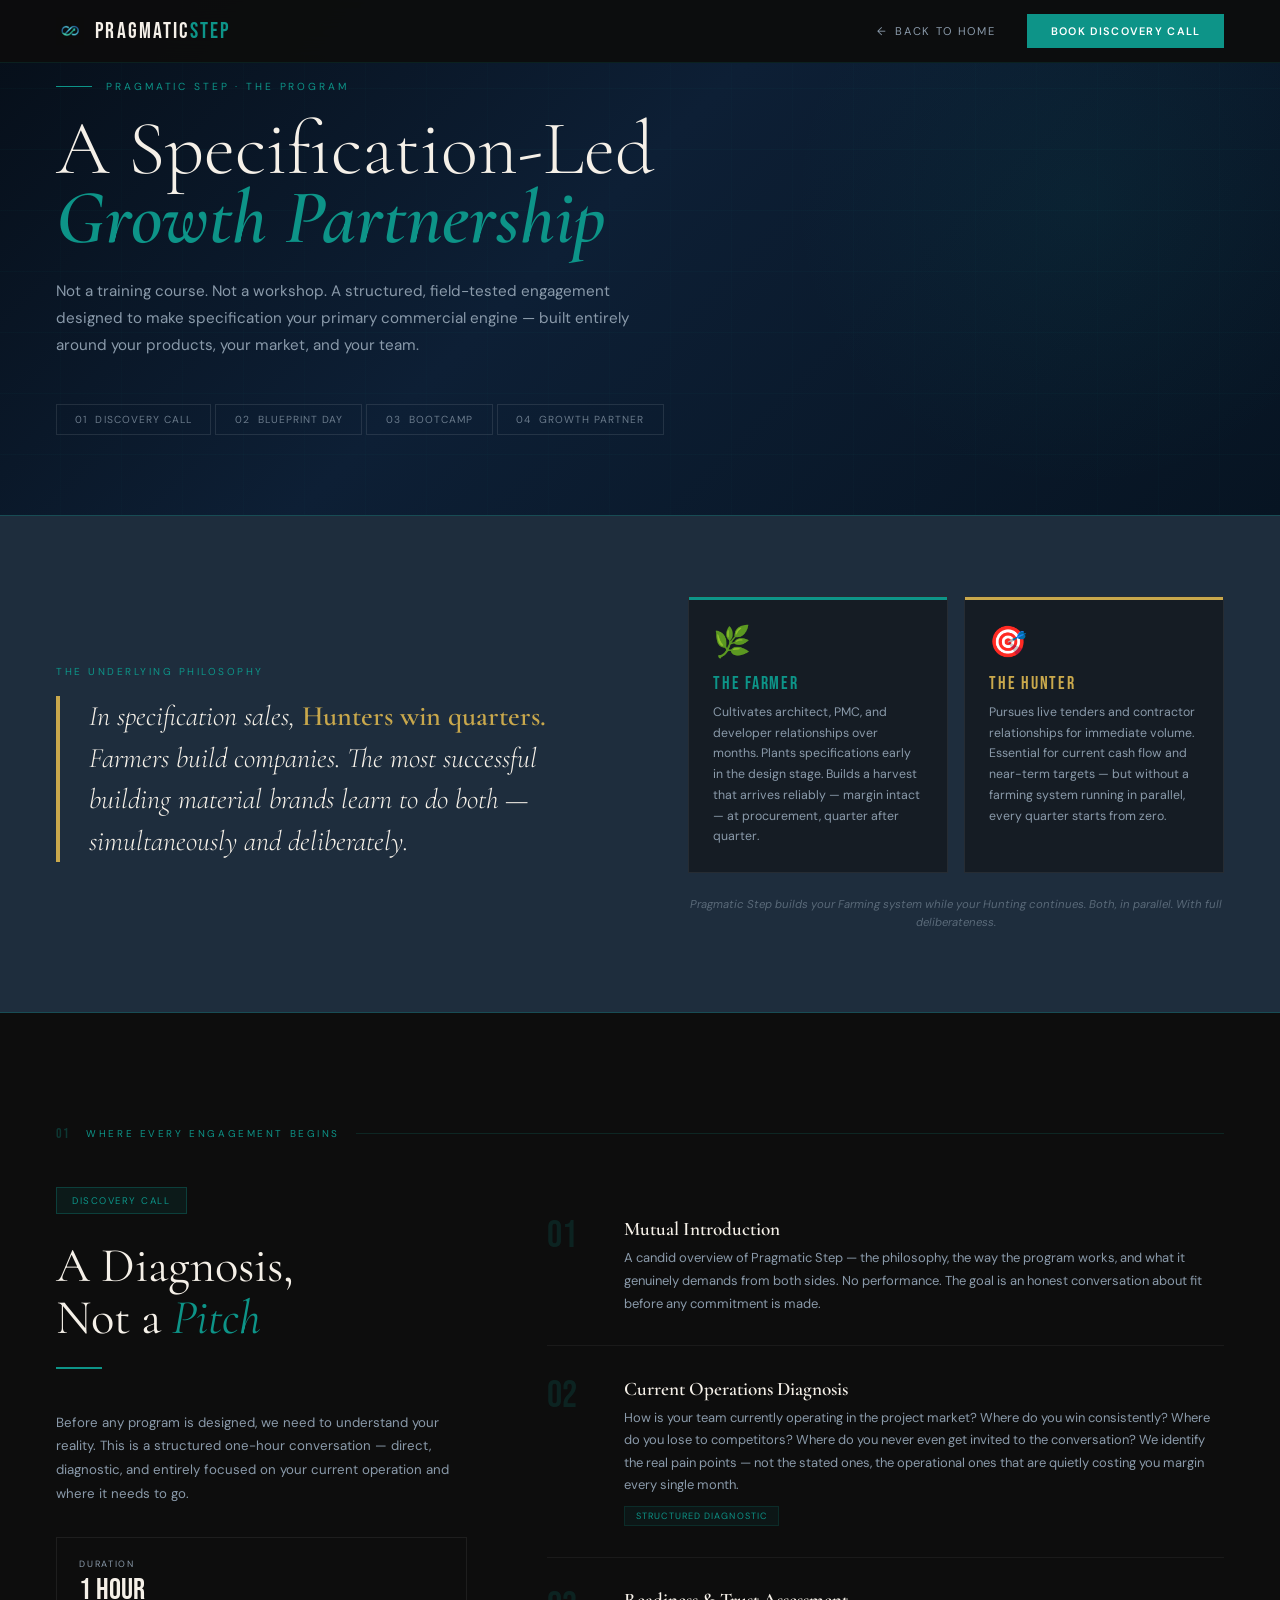
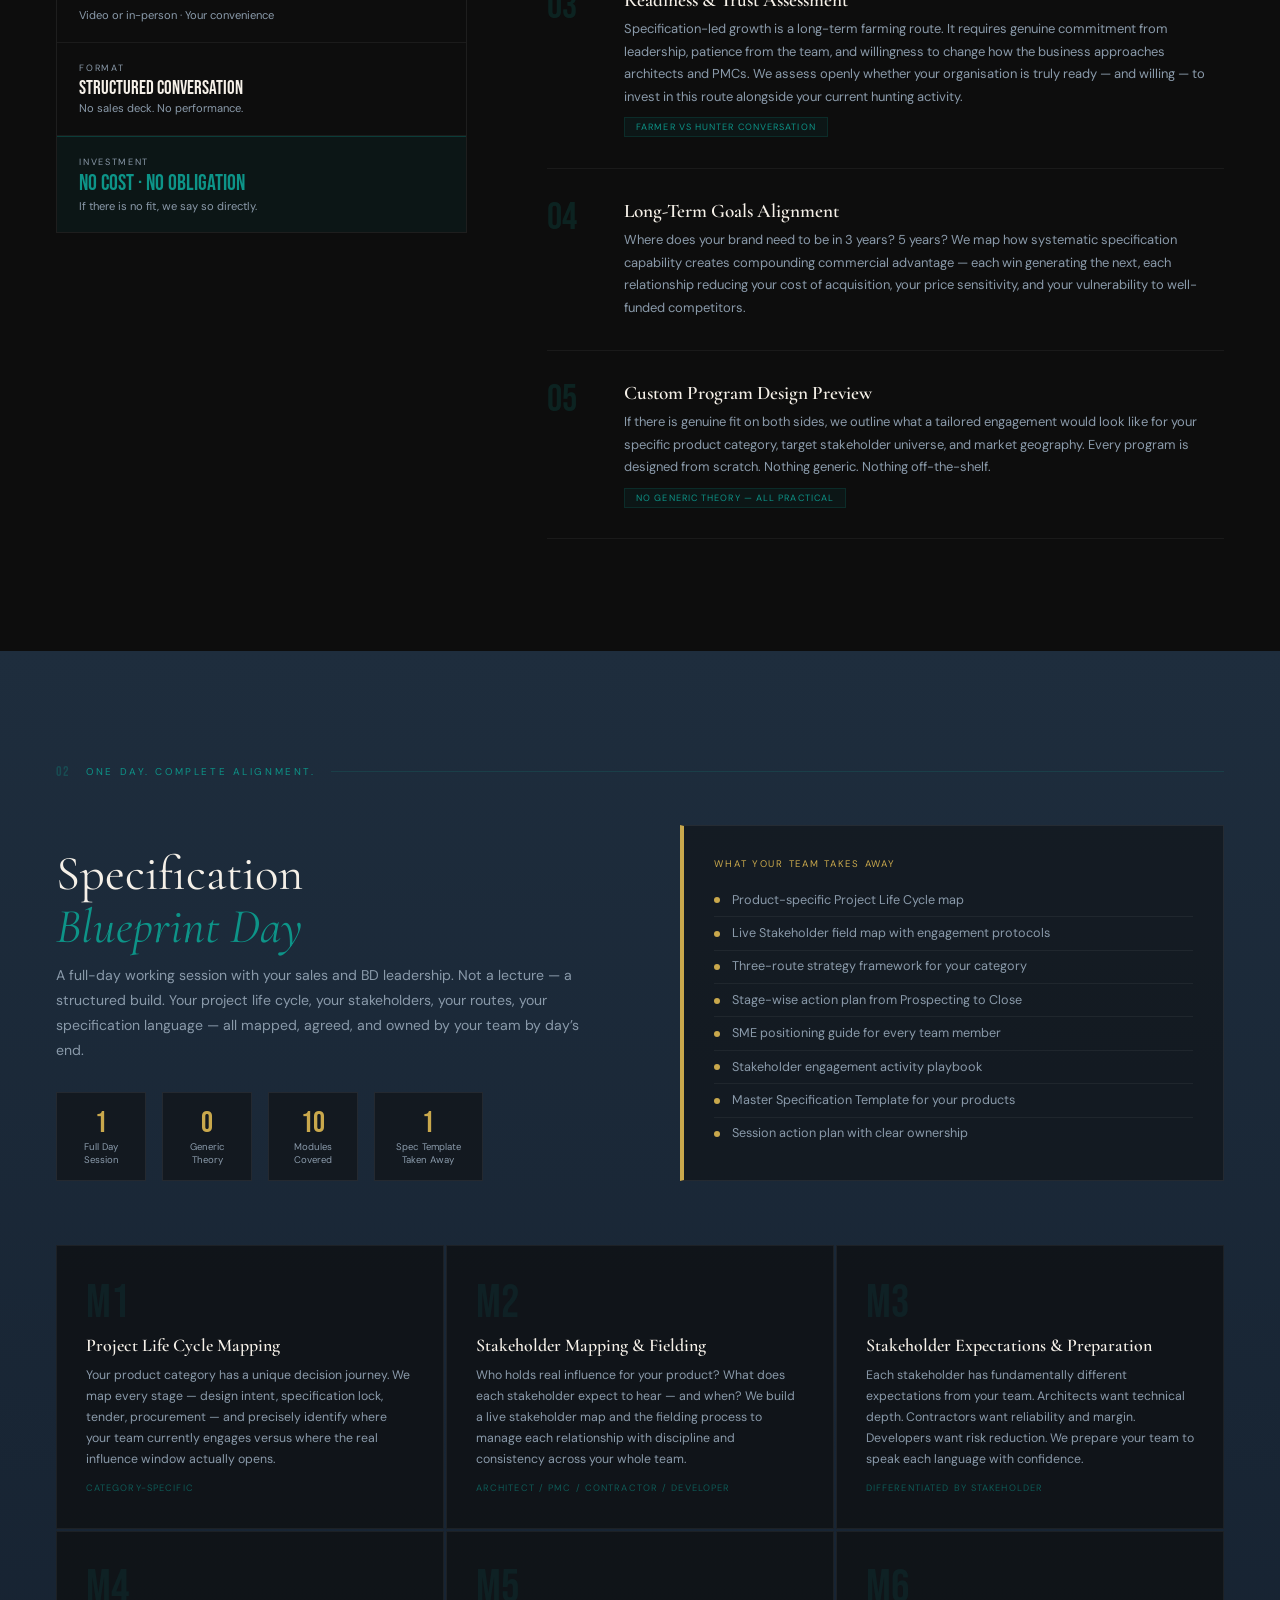
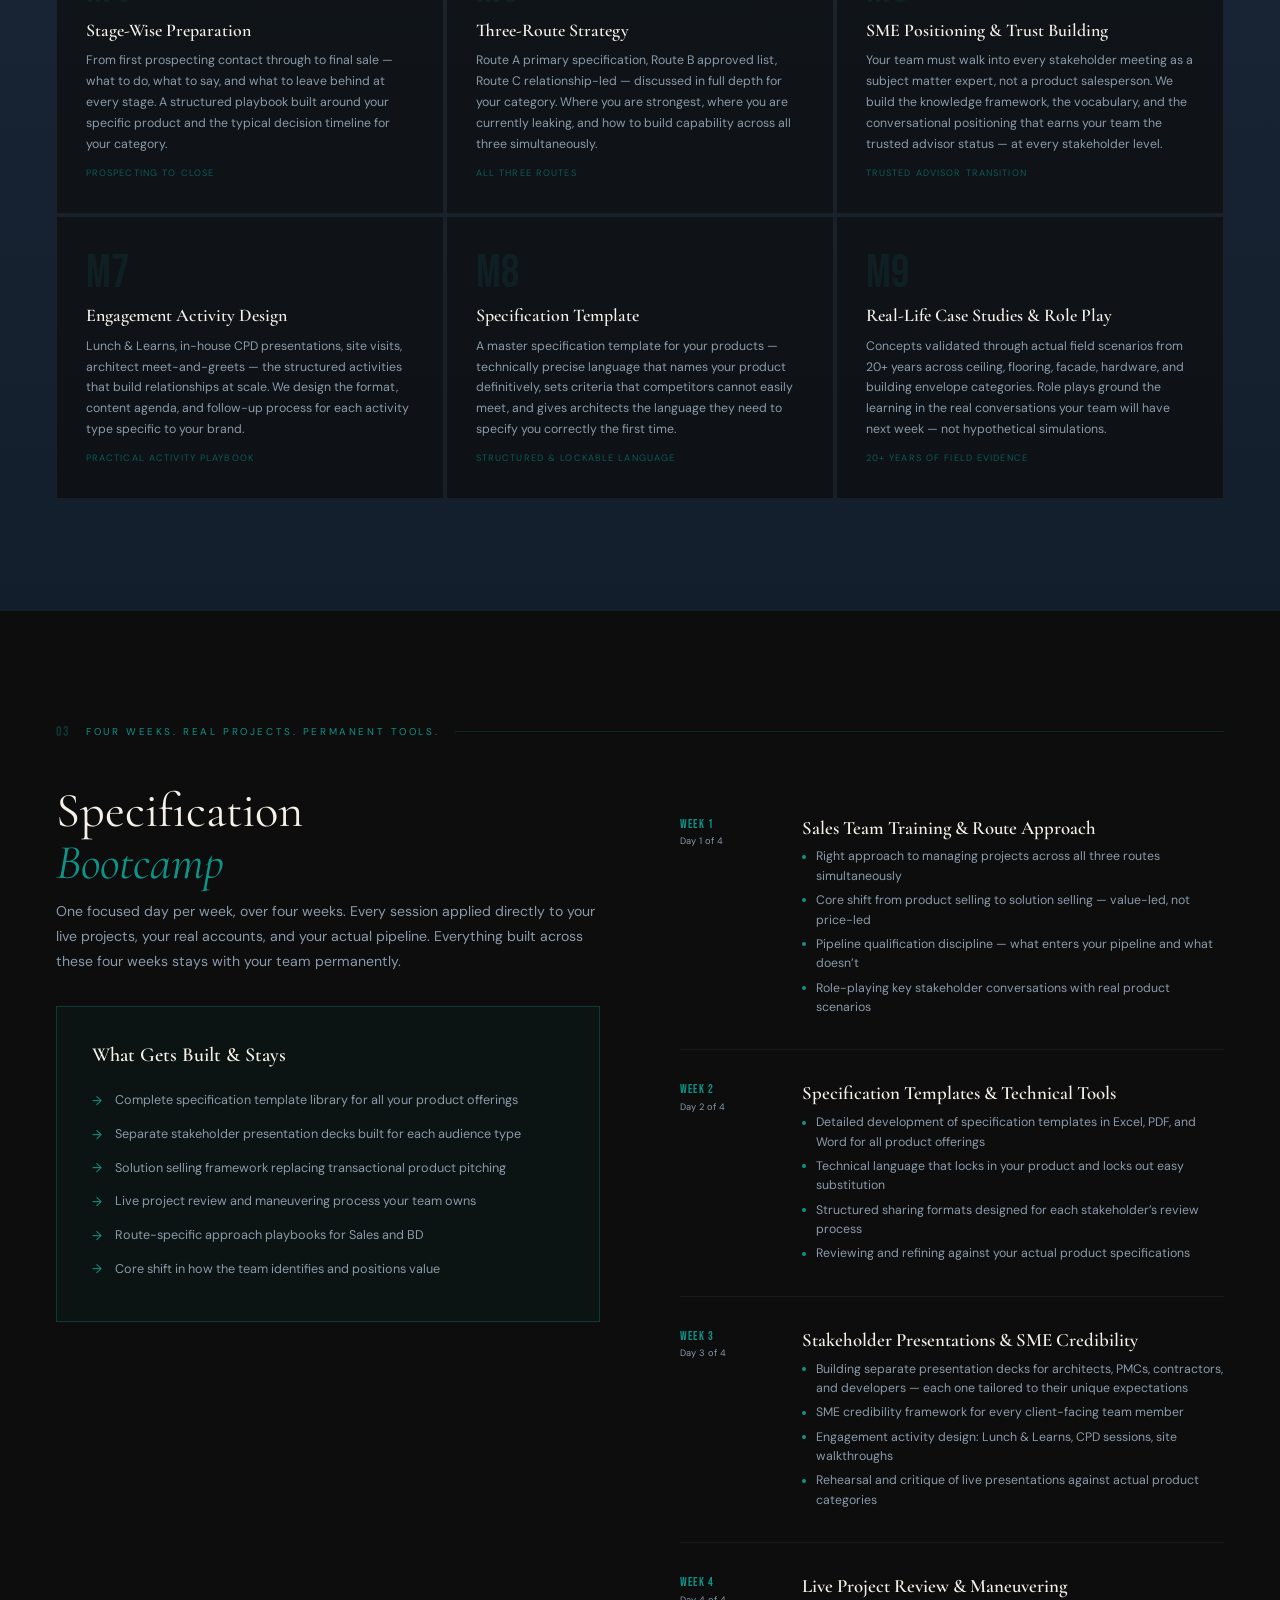
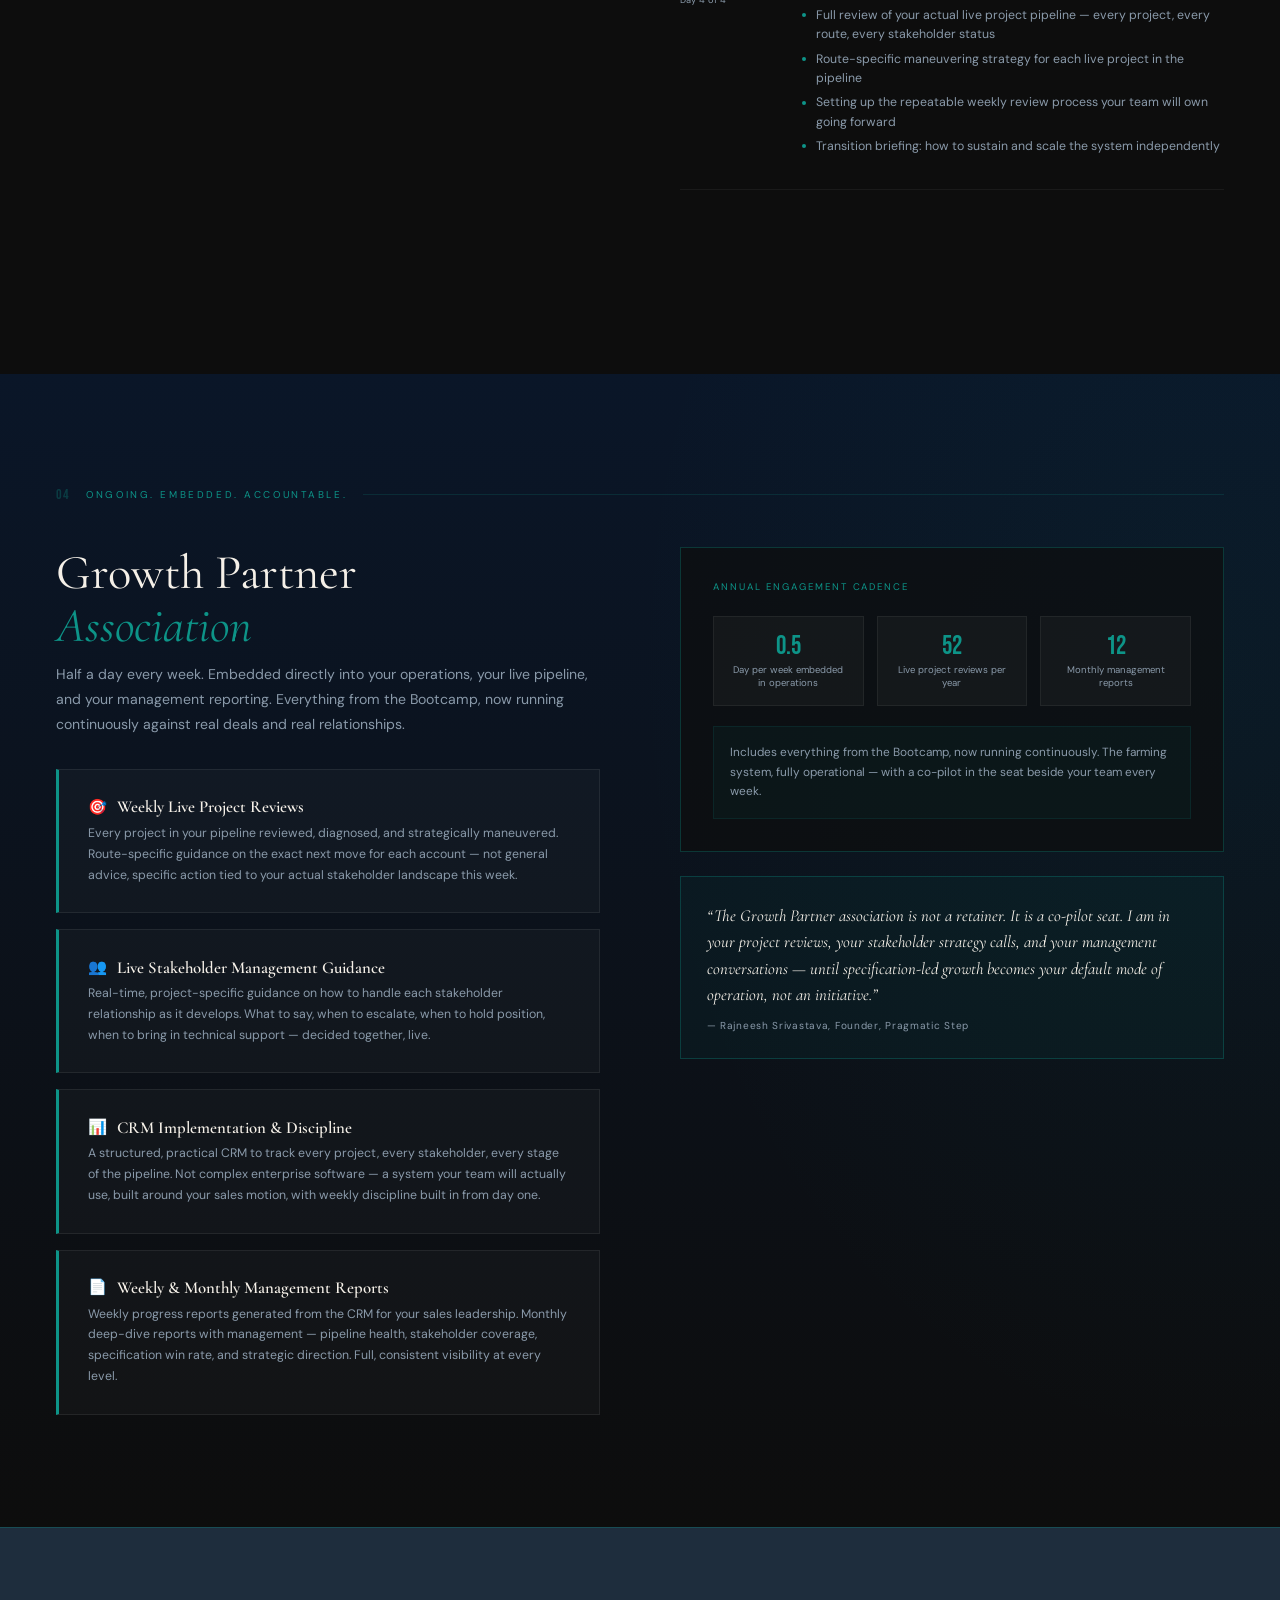
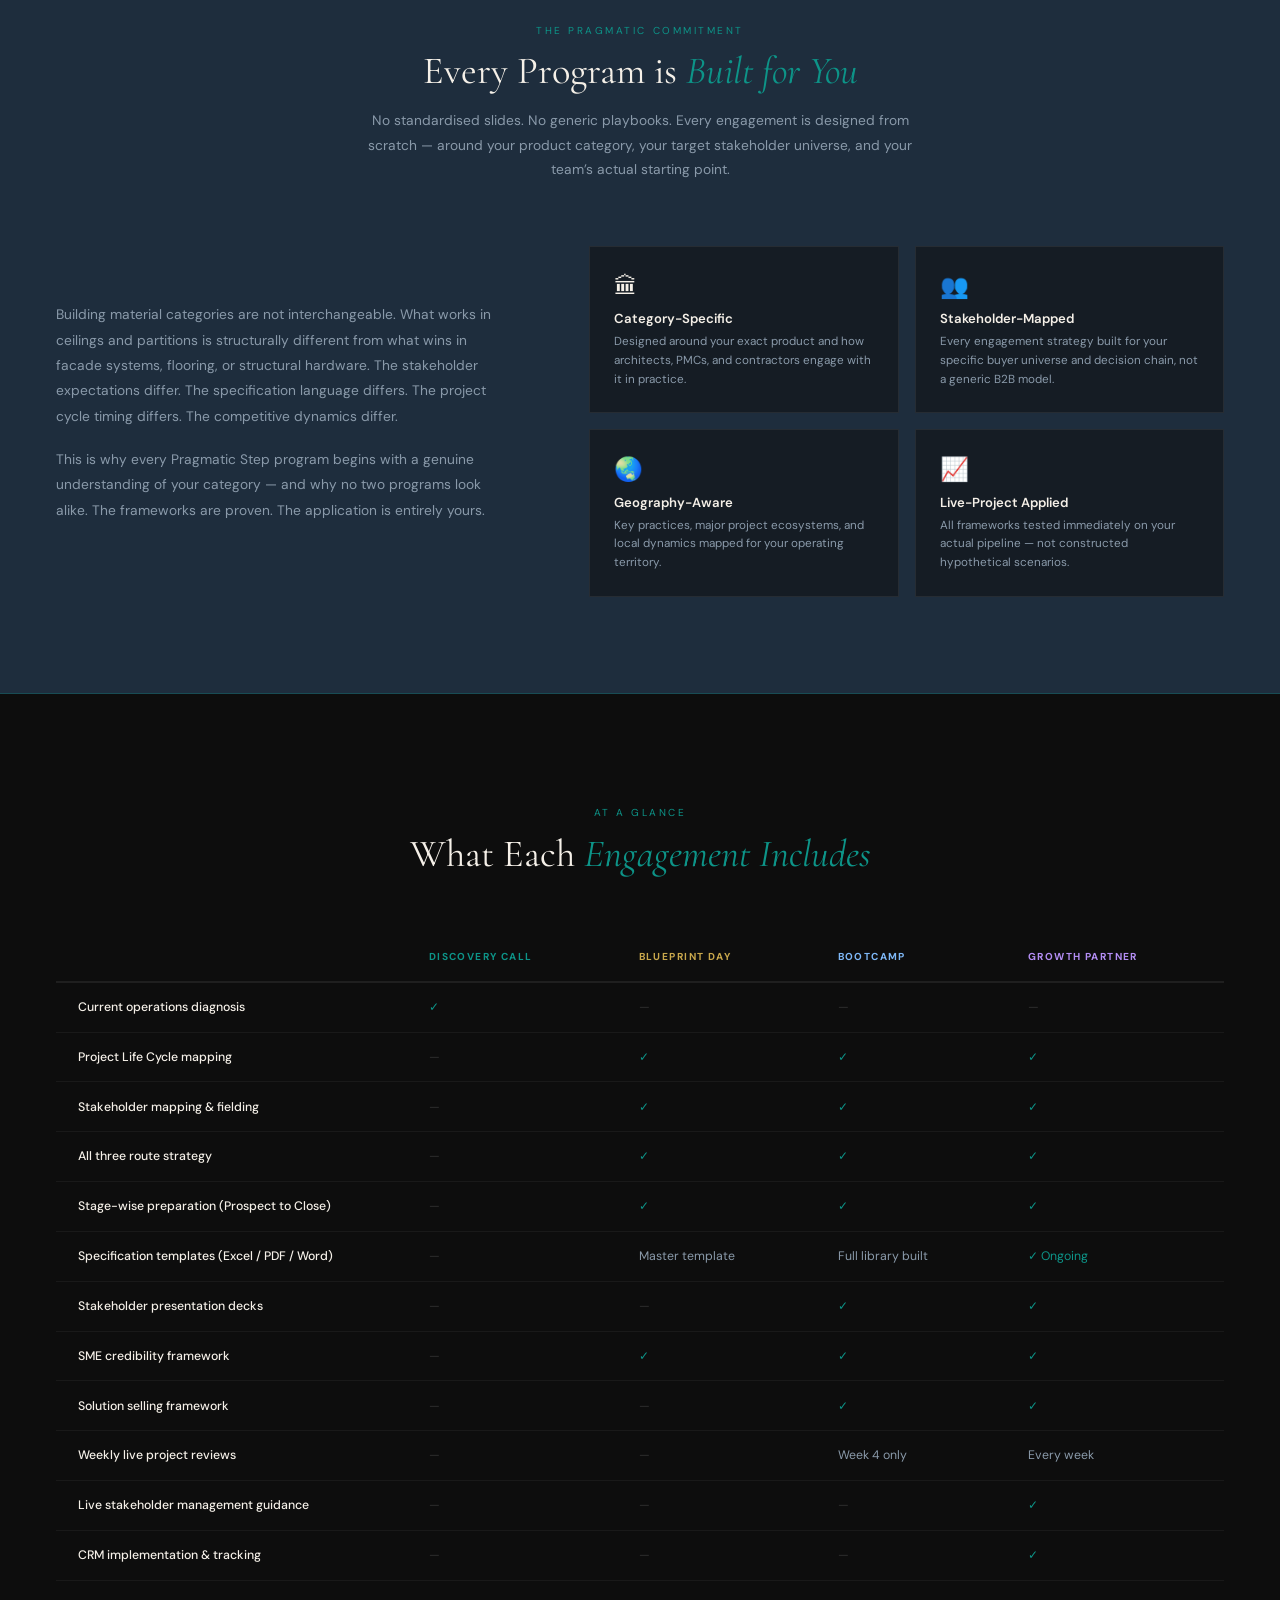
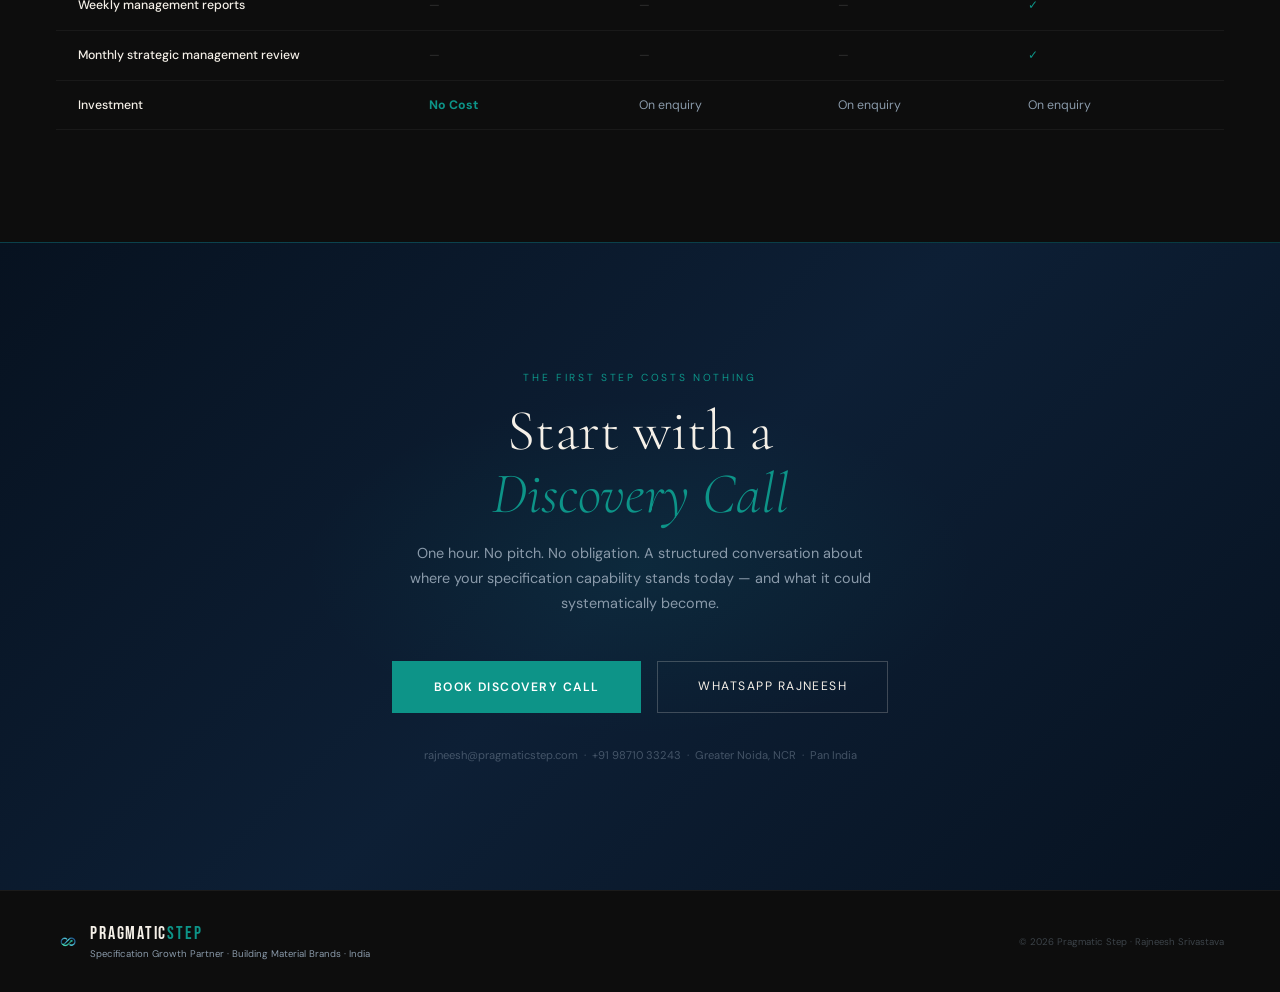
<file: logon_uploads/program_downloaded.html>
<!DOCTYPE html>
<html lang="en">
<head>
<meta charset="UTF-8">
<meta name="viewport" content="width=device-width, initial-scale=1.0">
<title>The Program — Pragmatic Step</title>
<link rel="preconnect" href="https://fonts.googleapis.com">
<link href="https://fonts.googleapis.com/css2?family=Cormorant+Garamond:ital,wght@0,300;0,400;0,600;0,700;1,300;1,400&family=DM+Sans:wght@300;400;500;600&family=Bebas+Neue&display=swap" rel="stylesheet">
<style>
:root{
  --ink:#0d0d0d;--paper:#f5f0e8;--teal:#0d9488;--teal-light:#14b8a6;
  --steel:#1e2d3d;--steel-mid:#2c4257;--mist:#8a9aaa;
  --border:rgba(13,148,136,0.3);--amber:#c9a84c;--amber-light:#d4b060;--grey-mid:#9aa0aa;
}
*,*::before,*::after{box-sizing:border-box;margin:0;padding:0;}
html{scroll-behavior:smooth;}
body{font-family:"DM Sans",sans-serif;background:var(--ink);color:var(--paper);overflow-x:hidden;}

/* ── NAV ── */
nav{position:fixed;top:0;left:0;right:0;z-index:200;display:flex;align-items:center;justify-content:space-between;padding:.9rem 3.5rem;background:rgba(13,13,13,.95);backdrop-filter:blur(14px);border-bottom:1px solid rgba(13,148,136,.15);transition:padding .3s;}
.nav-brand{display:flex;align-items:center;gap:.7rem;text-decoration:none;}
.nav-logo-img{height:28px;width:28px;object-fit:contain;mix-blend-mode:lighten;}
.nav-logo-text{font-family:"Bebas Neue",sans-serif;font-size:1.35rem;letter-spacing:.1em;color:var(--paper);}
.nav-logo-text span{color:var(--teal);}
.nav-right{display:flex;align-items:center;gap:2rem;}
.nav-back{font-size:.7rem;letter-spacing:.15em;text-transform:uppercase;color:var(--mist);text-decoration:none;display:flex;align-items:center;gap:.45rem;transition:color .3s;}
.nav-back:hover{color:var(--teal);}
.nav-cta{padding:.55rem 1.4rem;background:var(--teal);color:#fff;font-size:.68rem;letter-spacing:.12em;text-transform:uppercase;font-weight:600;text-decoration:none;transition:all .3s;border:1px solid var(--teal);}
.nav-cta:hover{background:transparent;color:var(--teal);}
.nav-hamburger{display:none;flex-direction:column;gap:5px;background:none;border:none;cursor:pointer;padding:4px;}
.nav-hamburger span{display:block;width:22px;height:2px;background:var(--paper);border-radius:2px;}
.mobile-menu{display:none;position:fixed;inset:0;background:rgba(13,13,13,.98);z-index:300;flex-direction:column;align-items:center;justify-content:center;gap:2rem;}
.mobile-menu.open{display:flex;}
.mobile-menu a{font-family:"Bebas Neue",sans-serif;font-size:2rem;letter-spacing:.1em;color:var(--paper);text-decoration:none;transition:color .3s;}
.mobile-menu a:hover{color:var(--teal);}
.mob-close{position:absolute;top:1.4rem;right:2rem;background:none;border:none;color:var(--paper);font-size:1.8rem;cursor:pointer;}

/* ── HERO ── */
.p-hero{position:relative;min-height:56vh;display:flex;align-items:flex-end;padding:80px 3.5rem 5rem;overflow:hidden;}
.p-hero-bg{position:absolute;inset:0;background:linear-gradient(135deg,#060e18 0%,#0d1f35 45%,#071422 100%);}
.p-hero-grid{position:absolute;inset:0;
  background:repeating-linear-gradient(0deg,transparent,transparent 60px,rgba(13,148,136,.035) 60px,rgba(13,148,136,.035) 61px),
             repeating-linear-gradient(90deg,transparent,transparent 60px,rgba(13,148,136,.018) 60px,rgba(13,148,136,.018) 61px);}
.p-hero-glow{position:absolute;top:-100px;right:-100px;width:600px;height:600px;background:radial-gradient(ellipse,rgba(13,148,136,.07) 0%,transparent 68%);pointer-events:none;}
.p-hero-inner{position:relative;z-index:1;max-width:1200px;width:100%;}
.hero-eyebrow{display:flex;align-items:center;gap:.9rem;margin-bottom:1.3rem;}
.hero-eyebrow-line{width:36px;height:1px;background:var(--teal);}
.hero-eyebrow-text{font-size:.64rem;letter-spacing:.28em;text-transform:uppercase;color:var(--teal);}
.p-hero-title{font-family:"Cormorant Garamond",serif;font-size:clamp(2.8rem,6vw,6.2rem);font-weight:300;line-height:.9;color:var(--paper);margin-bottom:1.6rem;}
.p-hero-title strong{font-weight:600;color:var(--teal);font-style:italic;display:block;}
.p-hero-sub{font-size:.95rem;color:var(--mist);max-width:600px;line-height:1.78;margin-bottom:2.8rem;}
.jump-nav{display:flex;gap:.25rem;flex-wrap:wrap;}
.jn-pill{padding:.5rem 1.15rem;font-size:.64rem;letter-spacing:.1em;text-transform:uppercase;border:1px solid rgba(255,255,255,.1);color:rgba(138,154,170,.75);text-decoration:none;transition:all .3s;}
.jn-pill:hover{border-color:var(--teal);color:var(--teal);background:rgba(13,148,136,.07);}

/* ── PHILOSOPHY BAND ── */
.phil-band{background:var(--steel);border-top:1px solid var(--border);border-bottom:1px solid var(--border);padding:5rem 3.5rem;}
.phil-inner{max-width:1200px;margin:0 auto;display:grid;grid-template-columns:1fr 1fr;gap:6rem;align-items:center;}
.phil-left span{font-size:.63rem;letter-spacing:.25em;text-transform:uppercase;color:var(--teal);display:block;margin-bottom:1.1rem;}
.phil-quote{font-family:"Cormorant Garamond",serif;font-size:clamp(1.35rem,2.2vw,2rem);font-weight:300;line-height:1.48;color:var(--paper);font-style:italic;border-left:4px solid var(--amber);padding-left:1.8rem;}
.phil-quote strong{font-weight:600;color:var(--amber);font-style:normal;}
.fh-grid{display:grid;grid-template-columns:1fr 1fr;gap:1rem;}
.fh-card{padding:1.6rem 1.5rem;background:rgba(13,13,13,.5);border:1px solid rgba(255,255,255,.07);position:relative;overflow:hidden;}
.fh-card::before{content:"";position:absolute;top:0;left:0;right:0;height:3px;}
.fh-farmer::before{background:var(--teal);}
.fh-hunter::before{background:var(--amber);}
.fh-icon{font-size:1.9rem;margin-bottom:.75rem;}
.fh-lbl{font-family:"Bebas Neue",sans-serif;font-size:1.1rem;letter-spacing:.1em;margin-bottom:.5rem;}
.fh-farmer .fh-lbl{color:var(--teal);}
.fh-hunter .fh-lbl{color:var(--amber);}
.fh-desc{font-size:.77rem;color:var(--mist);line-height:1.68;}
.fh-cap{grid-column:1/-1;font-size:.71rem;color:rgba(138,154,170,.55);font-style:italic;text-align:center;padding-top:.4rem;line-height:1.6;}

/* ── SHARED SECTION STYLES ── */
.psec{padding:7rem 3.5rem;position:relative;}
.psec-inner{max-width:1200px;margin:0 auto;}
.eyebrow{display:flex;align-items:center;gap:1rem;margin-bottom:2.8rem;}
.ey-num{font-family:"Bebas Neue",sans-serif;font-size:.88rem;color:rgba(13,148,136,.3);letter-spacing:.08em;}
.ey-tag{font-size:.62rem;letter-spacing:.26em;text-transform:uppercase;color:var(--teal);}
.ey-line{flex:1;height:1px;background:rgba(13,148,136,.18);}
.sec-title{font-family:"Cormorant Garamond",serif;font-size:clamp(2rem,3.8vw,3.4rem);font-weight:400;line-height:1.08;color:var(--paper);margin-bottom:.6rem;}
.sec-title em{font-style:italic;color:var(--teal);}
.sec-sub{font-size:.88rem;color:var(--mist);max-width:540px;line-height:1.78;}
.divider{width:46px;height:2px;background:var(--teal);margin:1.4rem 0 2.6rem;}

/* ── 01 DISCOVERY ── */
#discovery{background:var(--ink);}
.disc-wrap{display:grid;grid-template-columns:1fr 1.65fr;gap:5rem;align-items:start;}
.disc-aside{position:sticky;top:100px;}
.disc-badge{display:inline-block;padding:.38rem .95rem;background:rgba(13,148,136,.1);border:1px solid var(--border);font-size:.6rem;letter-spacing:.16em;text-transform:uppercase;color:var(--teal);margin-bottom:1.6rem;}
.disc-meta-box{margin-top:2rem;border:1px solid rgba(255,255,255,.07);overflow:hidden;}
.dmb-row{padding:1.2rem 1.4rem;border-bottom:1px solid rgba(255,255,255,.06);}
.dmb-row:last-child{border-bottom:none;}
.dmb-lbl{font-size:.57rem;letter-spacing:.18em;text-transform:uppercase;color:var(--mist);margin-bottom:.35rem;}
.dmb-val{font-family:"Bebas Neue",sans-serif;font-size:1.9rem;color:var(--paper);line-height:1;}
.dmb-sub{font-size:.7rem;color:var(--mist);margin-top:.18rem;}
.dmb-free{background:rgba(13,148,136,.07);border-top:1px solid var(--border);}
.dmb-free .dmb-val{color:var(--teal);font-size:1.4rem;}
.disc-items{display:flex;flex-direction:column;}
.di{display:grid;grid-template-columns:52px 1fr;gap:1.6rem;padding:1.9rem 0;border-bottom:1px solid rgba(255,255,255,.055);align-items:start;transition:padding .3s;}
.di:hover{padding-left:.55rem;}
.di-num{font-family:"Bebas Neue",sans-serif;font-size:2.4rem;color:rgba(13,148,136,.17);line-height:1;}
.di-title{font-family:"Cormorant Garamond",serif;font-size:1.2rem;color:var(--paper);font-weight:600;margin-bottom:.38rem;}
.di-body{font-size:.81rem;color:var(--mist);line-height:1.74;}
.di-tag{display:inline-block;margin-top:.55rem;padding:.2rem .68rem;background:rgba(13,148,136,.07);border:1px solid rgba(13,148,136,.18);font-size:.57rem;letter-spacing:.12em;text-transform:uppercase;color:var(--teal);}

/* ── 02 BLUEPRINT ── */
#blueprint{background:linear-gradient(180deg,var(--steel) 0%,#131e2c 100%);}
.bp-top{display:grid;grid-template-columns:1fr 1fr;gap:5rem;align-items:end;margin-bottom:4rem;}
.bp-stats{display:flex;gap:1rem;margin-top:1.8rem;flex-wrap:wrap;}
.bp-stat{padding:.9rem 1.3rem;background:rgba(13,13,13,.55);border:1px solid rgba(255,255,255,.07);text-align:center;min-width:90px;}
.bps-val{font-family:"Bebas Neue",sans-serif;font-size:1.9rem;color:var(--amber);line-height:1;}
.bps-lbl{font-size:.6rem;color:var(--mist);margin-top:.2rem;line-height:1.3;}
.bp-deliverables{padding:1.9rem;background:rgba(13,13,13,.5);border:1px solid rgba(255,255,255,.07);border-left:4px solid var(--amber);}
.bpd-lbl{font-size:.6rem;letter-spacing:.18em;text-transform:uppercase;color:var(--amber);margin-bottom:.9rem;}
.bpd-item{display:flex;align-items:flex-start;gap:.7rem;padding:.42rem 0;border-bottom:1px solid rgba(255,255,255,.05);font-size:.79rem;color:var(--mist);line-height:1.5;}
.bpd-item:last-child{border-bottom:none;}
.bpd-dot{width:6px;height:6px;border-radius:50%;background:var(--amber);flex-shrink:0;margin-top:.42rem;}
.bp-modules{display:grid;grid-template-columns:repeat(3,1fr);gap:2px;}
.bpm{padding:2.1rem 1.8rem;background:rgba(13,13,13,.68);border:1px solid rgba(255,255,255,.055);position:relative;transition:all .35s;overflow:hidden;}
.bpm::after{content:"";position:absolute;bottom:0;left:0;right:0;height:2px;background:linear-gradient(90deg,var(--teal),transparent);transform:scaleX(0);transition:transform .35s;transform-origin:left;}
.bpm:hover::after{transform:scaleX(1);}
.bpm:hover{background:rgba(13,148,136,.05);}
.bpm-num{font-family:"Bebas Neue",sans-serif;font-size:2.9rem;color:rgba(13,148,136,.11);line-height:1;margin-bottom:.45rem;}
.bpm-title{font-family:"Cormorant Garamond",serif;font-size:1.12rem;color:var(--paper);font-weight:600;margin-bottom:.55rem;line-height:1.28;}
.bpm-body{font-size:.77rem;color:var(--mist);line-height:1.7;}
.bpm-tag{margin-top:.75rem;font-size:.58rem;letter-spacing:.12em;text-transform:uppercase;color:rgba(13,148,136,.55);}

/* ── 03 BOOTCAMP ── */
#bootcamp{background:var(--ink);}
.bc-top{display:grid;grid-template-columns:1fr 1fr;gap:5rem;margin-bottom:4.5rem;align-items:start;}
.bc-outcomes{padding:2.2rem;background:rgba(13,148,136,.05);border:1px solid var(--border);margin-top:2rem;}
.bc-out-title{font-family:"Cormorant Garamond",serif;font-size:1.25rem;color:var(--paper);font-weight:600;margin-bottom:1.1rem;}
.bc-out-item{display:flex;gap:.8rem;align-items:flex-start;font-size:.79rem;color:var(--mist);line-height:1.62;padding:.38rem 0;}
.bc-out-item::before{content:"→";color:var(--teal);flex-shrink:0;font-size:.8rem;margin-top:.05rem;}
.bc-schedule{display:flex;flex-direction:column;}
.bc-week{display:grid;grid-template-columns:90px 1fr;gap:2rem;padding:2rem 0;border-bottom:1px solid rgba(255,255,255,.055);transition:padding .3s;align-items:start;}
.bc-week:hover{padding-left:.5rem;}
.bcw-lbl{font-family:"Bebas Neue",sans-serif;font-size:.75rem;letter-spacing:.1em;color:var(--teal);line-height:1.3;}
.bcw-day{font-size:.58rem;color:var(--mist);margin-top:.18rem;}
.bcw-title{font-family:"Cormorant Garamond",serif;font-size:1.18rem;color:var(--paper);font-weight:600;margin-bottom:.55rem;}
.bcw-pts{display:flex;flex-direction:column;gap:.3rem;}
.bcw-pt{font-size:.77rem;color:var(--mist);display:flex;gap:.6rem;align-items:flex-start;line-height:1.58;}
.bcw-pt::before{content:"";width:4px;height:4px;border-radius:50%;background:var(--teal);flex-shrink:0;margin-top:.46rem;}

/* ── 04 GROWTH PARTNER ── */
#growth{background:linear-gradient(180deg,#0a1628 0%,var(--ink) 100%);position:relative;overflow:hidden;}
.gp-glow{position:absolute;top:0;right:0;width:55%;height:100%;background:radial-gradient(ellipse at 90% 25%,rgba(13,148,136,.055) 0%,transparent 65%);pointer-events:none;}
.gp-wrap{display:grid;grid-template-columns:1fr 1fr;gap:5rem;align-items:start;}
.gp-pillars{display:flex;flex-direction:column;gap:1rem;margin-top:2rem;}
.gpp{padding:1.65rem 1.8rem;background:rgba(255,255,255,.025);border:1px solid rgba(255,255,255,.07);border-left:3px solid var(--teal);transition:all .35s;}
.gpp:hover{background:rgba(13,148,136,.07);transform:translateX(4px);}
.gpp-title{font-family:"Cormorant Garamond",serif;font-size:1.05rem;color:var(--paper);font-weight:600;margin-bottom:.35rem;display:flex;align-items:center;gap:.65rem;}
.gpp-icon{font-size:.95rem;}
.gpp-body{font-size:.77rem;color:var(--mist);line-height:1.7;}
.gp-right{}
.cadence-box{background:rgba(13,13,13,.7);border:1px solid var(--border);padding:2rem;margin-bottom:1.5rem;}
.cb-lbl{font-size:.6rem;letter-spacing:.2em;text-transform:uppercase;color:var(--teal);margin-bottom:1.4rem;}
.cb-stats{display:grid;grid-template-columns:repeat(3,1fr);gap:.8rem;margin-bottom:1.2rem;}
.cbs{padding:1rem;background:rgba(255,255,255,.03);border:1px solid rgba(255,255,255,.06);text-align:center;}
.cbs-val{font-family:"Bebas Neue",sans-serif;font-size:1.65rem;color:var(--teal);line-height:1;}
.cbs-lbl{font-size:.6rem;color:var(--mist);margin-top:.28rem;line-height:1.35;}
.cb-note{font-size:.74rem;color:var(--mist);line-height:1.68;padding:1rem;background:rgba(13,148,136,.05);border:1px solid rgba(13,148,136,.13);}
.gp-quote{padding:1.6rem;background:rgba(13,148,136,.055);border:1px solid var(--border);}
.gpq-text{font-family:"Cormorant Garamond",serif;font-size:1.05rem;font-style:italic;color:var(--paper);line-height:1.58;}
.gpq-attr{font-size:.63rem;color:var(--mist);margin-top:.65rem;letter-spacing:.07em;}

/* ── CUSTOMISATION ── */
.custom-sect{background:var(--steel);border-top:1px solid var(--border);border-bottom:1px solid var(--border);padding:6rem 3.5rem;}
.custom-inner{max-width:1200px;margin:0 auto;}
.custom-hdr{text-align:center;margin-bottom:4rem;}
.custom-hdr span{font-size:.63rem;letter-spacing:.25em;text-transform:uppercase;color:var(--teal);display:block;margin-bottom:.7rem;}
.custom-hdr h2{font-family:"Cormorant Garamond",serif;font-size:clamp(1.8rem,3vw,3rem);font-weight:400;color:var(--paper);}
.custom-hdr h2 em{font-style:italic;color:var(--teal);}
.custom-hdr p{font-size:.86rem;color:var(--mist);max-width:560px;margin:.9rem auto 0;line-height:1.78;}
.custom-grid{display:grid;grid-template-columns:1fr 1.4fr;gap:5rem;align-items:center;}
.custom-body p{font-size:.86rem;color:var(--mist);line-height:1.85;margin-bottom:1.1rem;}
.custom-cards{display:grid;grid-template-columns:1fr 1fr;gap:1rem;}
.cc{padding:1.5rem;background:rgba(13,13,13,.5);border:1px solid rgba(255,255,255,.07);transition:all .3s;}
.cc:hover{border-color:var(--border);background:rgba(13,148,136,.06);}
.cc-icon{font-size:1.45rem;margin-bottom:.6rem;}
.cc-title{font-size:.82rem;font-weight:600;color:var(--paper);margin-bottom:.28rem;}
.cc-body{font-size:.73rem;color:var(--mist);line-height:1.62;}

/* ── COMPARISON ── */
.comp-sect{padding:7rem 3.5rem;background:var(--ink);}
.comp-inner{max-width:1200px;margin:0 auto;}
.comp-hdr{text-align:center;margin-bottom:3.5rem;}
.comp-hdr span{font-size:.63rem;letter-spacing:.25em;text-transform:uppercase;color:var(--teal);display:block;margin-bottom:.7rem;}
.comp-hdr h2{font-family:"Cormorant Garamond",serif;font-size:clamp(1.8rem,3vw,3rem);font-weight:400;color:var(--paper);}
.comp-hdr h2 em{font-style:italic;color:var(--teal);}
.comp-scroll{overflow-x:auto;}
table.ctable{width:100%;border-collapse:collapse;}
.ctable th{padding:1.1rem 1.4rem;font-size:.63rem;letter-spacing:.14em;text-transform:uppercase;text-align:left;border-bottom:2px solid rgba(255,255,255,.08);}
.ctable th:first-child{color:var(--mist);width:30%;}
.th-disc{color:var(--teal);}
.th-blue{color:var(--amber);}
.th-boot{color:#7eb8f7;}
.th-grow{color:#b48ef5;}
.ctable td{padding:.95rem 1.4rem;font-size:.77rem;color:var(--mist);border-bottom:1px solid rgba(255,255,255,.05);vertical-align:middle;line-height:1.5;}
.ctable td:first-child{color:var(--paper);font-weight:500;}
.ctable tr:hover td{background:rgba(255,255,255,.015);}
.ck{color:var(--teal);}
.cx{color:rgba(255,255,255,.15);}
.cp{color:var(--amber);font-size:.72rem;}

/* ── CTA ── */
.prog-cta{background:linear-gradient(135deg,#071220 0%,#0d1f35 50%,#071220 100%);padding:8rem 3.5rem;text-align:center;border-top:1px solid var(--border);position:relative;overflow:hidden;}
.cta-glow{position:absolute;top:50%;left:50%;transform:translate(-50%,-50%);width:700px;height:350px;background:radial-gradient(ellipse,rgba(13,148,136,.09) 0%,transparent 68%);pointer-events:none;}
.cta-inner{position:relative;z-index:1;}
.cta-tag{font-size:.64rem;letter-spacing:.26em;text-transform:uppercase;color:var(--teal);display:block;margin-bottom:1rem;}
.cta-title{font-family:"Cormorant Garamond",serif;font-size:clamp(2.2rem,4.5vw,4.2rem);font-weight:300;color:var(--paper);line-height:1.08;margin-bottom:1rem;}
.cta-title em{font-style:italic;color:var(--teal);}
.cta-sub{font-size:.9rem;color:var(--mist);max-width:480px;margin:0 auto 2.8rem;line-height:1.75;}
.cta-btns{display:flex;gap:1rem;justify-content:center;flex-wrap:wrap;}
.btn-p{padding:1rem 2.5rem;background:var(--teal);color:#fff;font-size:.76rem;letter-spacing:.12em;text-transform:uppercase;font-weight:600;text-decoration:none;border:2px solid var(--teal);transition:all .3s;}
.btn-p:hover{background:transparent;color:var(--teal);}
.btn-g{padding:1rem 2.5rem;background:transparent;color:var(--paper);font-size:.76rem;letter-spacing:.12em;text-transform:uppercase;text-decoration:none;border:1px solid rgba(245,240,232,.22);transition:all .3s;}
.btn-g:hover{border-color:var(--teal);color:var(--teal);}
.cta-contact{margin-top:2.2rem;font-size:.7rem;color:rgba(138,154,170,.45);}

/* ── FOOTER ── */
footer{background:var(--ink);border-top:1px solid rgba(255,255,255,.06);padding:2rem 3.5rem;display:flex;justify-content:space-between;align-items:center;}
.foot-brand{display:flex;align-items:center;gap:.65rem;}
.foot-logo{height:24px;width:24px;object-fit:contain;mix-blend-mode:lighten;}
.foot-name{font-family:"Bebas Neue",sans-serif;font-size:1.1rem;color:var(--paper);letter-spacing:.1em;}
.foot-name span{color:var(--teal);}
.foot-tag{font-size:.6rem;color:var(--mist);margin-top:.18rem;}
.foot-legal{font-size:.6rem;color:rgba(138,154,170,.38);text-align:right;}

/* ── REVEAL ── */
@keyframes fadeUp{from{opacity:0;transform:translateY(24px)}to{opacity:1;transform:translateY(0)}}
.reveal{opacity:0;transform:translateY(28px);transition:opacity .75s cubic-bezier(.16,1,.3,1),transform .75s cubic-bezier(.16,1,.3,1);}
.reveal.visible{opacity:1;transform:translateY(0);}
.rd1{transition-delay:.1s;}.rd2{transition-delay:.2s;}.rd3{transition-delay:.3s;}.rd4{transition-delay:.4s;}

/* ── MOBILE ── */
@media(max-width:768px){
  nav{padding:.8rem 1.3rem;}
  .nav-right .nav-back .back-txt,.nav-right .nav-cta{display:none;}
  .nav-hamburger{display:flex;}
  .p-hero{padding:72px 1.3rem 4rem;}
  .phil-band,.custom-sect,.comp-sect,.prog-cta{padding-left:1.3rem;padding-right:1.3rem;}
  .phil-inner{grid-template-columns:1fr;gap:2.5rem;}
  .psec{padding:4rem 1.3rem;}
  .disc-wrap{grid-template-columns:1fr;gap:2.5rem;}
  .disc-aside{position:static;}
  .bp-top{grid-template-columns:1fr;gap:2rem;margin-bottom:2.5rem;}
  .bp-modules{grid-template-columns:1fr;gap:.3rem;}
  .bc-top{grid-template-columns:1fr;gap:2rem;margin-bottom:2.5rem;}
  .gp-wrap{grid-template-columns:1fr;gap:2.5rem;}
  .custom-grid{grid-template-columns:1fr;gap:2rem;}
  .custom-cards{grid-template-columns:1fr;}
  .cb-stats{grid-template-columns:1fr 1fr 1fr;}
  .cta-btns{flex-direction:column;align-items:center;}
  footer{flex-direction:column;gap:.8rem;text-align:center;padding:1.5rem 1.3rem;}
  .foot-legal{text-align:center;}
  .bc-week{grid-template-columns:75px 1fr;gap:1.2rem;}
}
@media(min-width:769px) and (max-width:1024px){
  nav{padding:.9rem 2rem;}
  .p-hero,.psec,.phil-band,.custom-sect,.comp-sect,.prog-cta{padding-left:2rem;padding-right:2rem;}
  .bp-modules{grid-template-columns:repeat(2,1fr);}
  .disc-wrap{gap:3rem;}
  .gp-wrap{gap:3rem;}
}
</style>
</head>
<body>

<nav id="mainNav">
  <a href="pragmaticstep.html" class="nav-brand">
    <img class="nav-logo-img" src="[data-uri]" alt="Pragmatic Step">
    <span class="nav-logo-text">PRAGMATIC<span>STEP</span></span>
  </a>
  <div class="nav-right">
    <a href="pragmaticstep.html" class="nav-back">&#8592; <span class="back-txt">Back to Home</span></a>
    <a href="#cta" class="nav-cta">Book Discovery Call</a>
    <button class="nav-hamburger" onclick="openMenu()" aria-label="Menu"><span></span><span></span><span></span></button>
  </div>
</nav>

<div class="mobile-menu" id="mobileMenu">
  <button class="mob-close" onclick="closeMenu()">&#10005;</button>
  <a href="#discovery" onclick="closeMenu()">Discovery Call</a>
  <a href="#blueprint" onclick="closeMenu()">Blueprint Day</a>
  <a href="#bootcamp" onclick="closeMenu()">Bootcamp</a>
  <a href="#growth" onclick="closeMenu()">Growth Partner</a>
  <a href="#cta" onclick="closeMenu()">Book a Call</a>
</div>

<!-- ═══════════════ HERO ═══════════════ -->
<div class="p-hero">
  <div class="p-hero-bg"></div>
  <div class="p-hero-grid"></div>
  <div class="p-hero-glow"></div>
  <div class="p-hero-inner">
    <div class="hero-eyebrow"><div class="hero-eyebrow-line"></div><div class="hero-eyebrow-text">Pragmatic Step &middot; The Program</div></div>
    <h1 class="p-hero-title">A Specification&#8209;Led<br><strong>Growth Partnership</strong></h1>
    <p class="p-hero-sub">Not a training course. Not a workshop. A structured, field-tested engagement designed to make specification your primary commercial engine &#8212; built entirely around your products, your market, and your team.</p>
    <div class="jump-nav">
      <a href="#discovery" class="jn-pill">01 &nbsp;Discovery Call</a>
      <a href="#blueprint" class="jn-pill">02 &nbsp;Blueprint Day</a>
      <a href="#bootcamp" class="jn-pill">03 &nbsp;Bootcamp</a>
      <a href="#growth" class="jn-pill">04 &nbsp;Growth Partner</a>
    </div>
  </div>
</div>

<!-- ═══════════════ FARMER / HUNTER PHILOSOPHY ═══════════════ -->
<div class="phil-band reveal">
  <div class="phil-inner">
    <div class="phil-left">
      <span>The Underlying Philosophy</span>
      <p class="phil-quote">In specification sales, <strong>Hunters win quarters.</strong><br>Farmers build companies. The most successful building material brands learn to do both &#8212; simultaneously and deliberately.</p>
    </div>
    <div>
      <div class="fh-grid">
        <div class="fh-card fh-farmer">
          <div class="fh-icon">&#127807;</div>
          <div class="fh-lbl">The Farmer</div>
          <div class="fh-desc">Cultivates architect, PMC, and developer relationships over months. Plants specifications early in the design stage. Builds a harvest that arrives reliably &#8212; margin intact &#8212; at procurement, quarter after quarter.</div>
        </div>
        <div class="fh-card fh-hunter">
          <div class="fh-icon">&#127919;</div>
          <div class="fh-lbl">The Hunter</div>
          <div class="fh-desc">Pursues live tenders and contractor relationships for immediate volume. Essential for current cash flow and near-term targets &#8212; but without a farming system running in parallel, every quarter starts from zero.</div>
        </div>
        <div class="fh-cap">Pragmatic Step builds your Farming system while your Hunting continues. Both, in parallel. With full deliberateness.</div>
      </div>
    </div>
  </div>
</div>

<!-- ═══════════════ 01 DISCOVERY CALL ═══════════════ -->
<section class="psec" id="discovery">
  <div class="psec-inner">
    <div class="eyebrow"><span class="ey-num">01</span><span class="ey-tag">Where Every Engagement Begins</span><div class="ey-line"></div></div>
    <div class="disc-wrap">

      <div class="disc-aside reveal">
        <div class="disc-badge">Discovery Call</div>
        <h2 class="sec-title">A Diagnosis,<br>Not a <em>Pitch</em></h2>
        <div class="divider"></div>
        <p style="font-size:.83rem;color:var(--mist);line-height:1.78;">Before any program is designed, we need to understand your reality. This is a structured one-hour conversation &#8212; direct, diagnostic, and entirely focused on your current operation and where it needs to go.</p>
        <div class="disc-meta-box" style="margin-top:2rem;">
          <div class="dmb-row">
            <div class="dmb-lbl">Duration</div>
            <div class="dmb-val">1 Hour</div>
            <div class="dmb-sub">Video or in-person &middot; Your convenience</div>
          </div>
          <div class="dmb-row">
            <div class="dmb-lbl">Format</div>
            <div class="dmb-val" style="font-size:1.2rem;">Structured Conversation</div>
            <div class="dmb-sub">No sales deck. No performance.</div>
          </div>
          <div class="dmb-row dmb-free">
            <div class="dmb-lbl">Investment</div>
            <div class="dmb-val">No Cost &middot; No Obligation</div>
            <div class="dmb-sub">If there is no fit, we say so directly.</div>
          </div>
        </div>
      </div>

      <div class="disc-items reveal rd1">
        <div class="di">
          <div class="di-num">01</div>
          <div>
            <div class="di-title">Mutual Introduction</div>
            <div class="di-body">A candid overview of Pragmatic Step &#8212; the philosophy, the way the program works, and what it genuinely demands from both sides. No performance. The goal is an honest conversation about fit before any commitment is made.</div>
          </div>
        </div>
        <div class="di">
          <div class="di-num">02</div>
          <div>
            <div class="di-title">Current Operations Diagnosis</div>
            <div class="di-body">How is your team currently operating in the project market? Where do you win consistently? Where do you lose to competitors? Where do you never even get invited to the conversation? We identify the real pain points &#8212; not the stated ones, the operational ones that are quietly costing you margin every single month.</div>
            <span class="di-tag">Structured Diagnostic</span>
          </div>
        </div>
        <div class="di">
          <div class="di-num">03</div>
          <div>
            <div class="di-title">Readiness &amp; Trust Assessment</div>
            <div class="di-body">Specification-led growth is a long-term farming route. It requires genuine commitment from leadership, patience from the team, and willingness to change how the business approaches architects and PMCs. We assess openly whether your organisation is truly ready &#8212; and willing &#8212; to invest in this route alongside your current hunting activity.</div>
            <span class="di-tag">Farmer vs Hunter Conversation</span>
          </div>
        </div>
        <div class="di">
          <div class="di-num">04</div>
          <div>
            <div class="di-title">Long-Term Goals Alignment</div>
            <div class="di-body">Where does your brand need to be in 3 years? 5 years? We map how systematic specification capability creates compounding commercial advantage &#8212; each win generating the next, each relationship reducing your cost of acquisition, your price sensitivity, and your vulnerability to well-funded competitors.</div>
          </div>
        </div>
        <div class="di">
          <div class="di-num">05</div>
          <div>
            <div class="di-title">Custom Program Design Preview</div>
            <div class="di-body">If there is genuine fit on both sides, we outline what a tailored engagement would look like for your specific product category, target stakeholder universe, and market geography. Every program is designed from scratch. Nothing generic. Nothing off-the-shelf.</div>
            <span class="di-tag">No Generic Theory &mdash; All Practical</span>
          </div>
        </div>
      </div>

    </div>
  </div>
</section>

<!-- ═══════════════ 02 BLUEPRINT DAY ═══════════════ -->
<section class="psec" id="blueprint">
  <div class="psec-inner">
    <div class="eyebrow"><span class="ey-num">02</span><span class="ey-tag">One Day. Complete Alignment.</span><div class="ey-line"></div></div>

    <div class="bp-top">
      <div class="reveal">
        <h2 class="sec-title">Specification<br><em>Blueprint Day</em></h2>
        <p class="sec-sub">A full-day working session with your sales and BD leadership. Not a lecture &#8212; a structured build. Your project life cycle, your stakeholders, your routes, your specification language &#8212; all mapped, agreed, and owned by your team by day&#8217;s end.</p>
        <div class="bp-stats">
          <div class="bp-stat"><div class="bps-val">1</div><div class="bps-lbl">Full Day<br>Session</div></div>
          <div class="bp-stat"><div class="bps-val">0</div><div class="bps-lbl">Generic<br>Theory</div></div>
          <div class="bp-stat"><div class="bps-val">10</div><div class="bps-lbl">Modules<br>Covered</div></div>
          <div class="bp-stat"><div class="bps-val">1</div><div class="bps-lbl">Spec Template<br>Taken Away</div></div>
        </div>
      </div>
      <div class="bp-deliverables reveal rd2">
        <div class="bpd-lbl">What Your Team Takes Away</div>
        <div class="bpd-item"><div class="bpd-dot"></div>Product-specific Project Life Cycle map</div>
        <div class="bpd-item"><div class="bpd-dot"></div>Live Stakeholder field map with engagement protocols</div>
        <div class="bpd-item"><div class="bpd-dot"></div>Three-route strategy framework for your category</div>
        <div class="bpd-item"><div class="bpd-dot"></div>Stage-wise action plan from Prospecting to Close</div>
        <div class="bpd-item"><div class="bpd-dot"></div>SME positioning guide for every team member</div>
        <div class="bpd-item"><div class="bpd-dot"></div>Stakeholder engagement activity playbook</div>
        <div class="bpd-item"><div class="bpd-dot"></div>Master Specification Template for your products</div>
        <div class="bpd-item"><div class="bpd-dot"></div>Session action plan with clear ownership</div>
      </div>
    </div>

    <div class="bp-modules reveal rd1">
      <div class="bpm">
        <div class="bpm-num">M1</div>
        <div class="bpm-title">Project Life Cycle Mapping</div>
        <div class="bpm-body">Your product category has a unique decision journey. We map every stage &#8212; design intent, specification lock, tender, procurement &#8212; and precisely identify where your team currently engages versus where the real influence window actually opens.</div>
        <div class="bpm-tag">Category-Specific</div>
      </div>
      <div class="bpm">
        <div class="bpm-num">M2</div>
        <div class="bpm-title">Stakeholder Mapping &amp; Fielding</div>
        <div class="bpm-body">Who holds real influence for your product? What does each stakeholder expect to hear &#8212; and when? We build a live stakeholder map and the fielding process to manage each relationship with discipline and consistency across your whole team.</div>
        <div class="bpm-tag">Architect / PMC / Contractor / Developer</div>
      </div>
      <div class="bpm">
        <div class="bpm-num">M3</div>
        <div class="bpm-title">Stakeholder Expectations &amp; Preparation</div>
        <div class="bpm-body">Each stakeholder has fundamentally different expectations from your team. Architects want technical depth. Contractors want reliability and margin. Developers want risk reduction. We prepare your team to speak each language with confidence.</div>
        <div class="bpm-tag">Differentiated by Stakeholder</div>
      </div>
      <div class="bpm">
        <div class="bpm-num">M4</div>
        <div class="bpm-title">Stage-Wise Preparation</div>
        <div class="bpm-body">From first prospecting contact through to final sale &#8212; what to do, what to say, and what to leave behind at every stage. A structured playbook built around your specific product and the typical decision timeline for your category.</div>
        <div class="bpm-tag">Prospecting to Close</div>
      </div>
      <div class="bpm">
        <div class="bpm-num">M5</div>
        <div class="bpm-title">Three-Route Strategy</div>
        <div class="bpm-body">Route A primary specification, Route B approved list, Route C relationship-led &#8212; discussed in full depth for your category. Where you are strongest, where you are currently leaking, and how to build capability across all three simultaneously.</div>
        <div class="bpm-tag">All Three Routes</div>
      </div>
      <div class="bpm">
        <div class="bpm-num">M6</div>
        <div class="bpm-title">SME Positioning &amp; Trust Building</div>
        <div class="bpm-body">Your team must walk into every stakeholder meeting as a subject matter expert, not a product salesperson. We build the knowledge framework, the vocabulary, and the conversational positioning that earns your team the trusted advisor status &#8212; at every stakeholder level.</div>
        <div class="bpm-tag">Trusted Advisor Transition</div>
      </div>
      <div class="bpm">
        <div class="bpm-num">M7</div>
        <div class="bpm-title">Engagement Activity Design</div>
        <div class="bpm-body">Lunch &amp; Learns, in-house CPD presentations, site visits, architect meet-and-greets &#8212; the structured activities that build relationships at scale. We design the format, content agenda, and follow-up process for each activity type specific to your brand.</div>
        <div class="bpm-tag">Practical Activity Playbook</div>
      </div>
      <div class="bpm">
        <div class="bpm-num">M8</div>
        <div class="bpm-title">Specification Template</div>
        <div class="bpm-body">A master specification template for your products &#8212; technically precise language that names your product definitively, sets criteria that competitors cannot easily meet, and gives architects the language they need to specify you correctly the first time.</div>
        <div class="bpm-tag">Structured &amp; Lockable Language</div>
      </div>
      <div class="bpm">
        <div class="bpm-num">M9</div>
        <div class="bpm-title">Real-Life Case Studies &amp; Role Play</div>
        <div class="bpm-body">Concepts validated through actual field scenarios from 20+ years across ceiling, flooring, facade, hardware, and building envelope categories. Role plays ground the learning in the real conversations your team will have next week &#8212; not hypothetical simulations.</div>
        <div class="bpm-tag">20+ Years of Field Evidence</div>
      </div>
    </div>

  </div>
</section>

<!-- ═══════════════ 03 BOOTCAMP ═══════════════ -->
<section class="psec" id="bootcamp">
  <div class="psec-inner">
    <div class="eyebrow"><span class="ey-num">03</span><span class="ey-tag">Four Weeks. Real Projects. Permanent Tools.</span><div class="ey-line"></div></div>
    <div class="bc-top">
      <div class="reveal">
        <h2 class="sec-title">Specification<br><em>Bootcamp</em></h2>
        <p class="sec-sub">One focused day per week, over four weeks. Every session applied directly to your live projects, your real accounts, and your actual pipeline. Everything built across these four weeks stays with your team permanently.</p>
        <div class="bc-outcomes">
          <div class="bc-out-title">What Gets Built &amp; Stays</div>
          <div class="bc-out-item">Complete specification template library for all your product offerings</div>
          <div class="bc-out-item">Separate stakeholder presentation decks built for each audience type</div>
          <div class="bc-out-item">Solution selling framework replacing transactional product pitching</div>
          <div class="bc-out-item">Live project review and maneuvering process your team owns</div>
          <div class="bc-out-item">Route-specific approach playbooks for Sales and BD</div>
          <div class="bc-out-item">Core shift in how the team identifies and positions value</div>
        </div>
      </div>
      <div class="bc-schedule reveal rd1">
        <div class="bc-week">
          <div><div class="bcw-lbl">Week 1</div><div class="bcw-day">Day 1 of 4</div></div>
          <div>
            <div class="bcw-title">Sales Team Training &amp; Route Approach</div>
            <div class="bcw-pts">
              <div class="bcw-pt">Right approach to managing projects across all three routes simultaneously</div>
              <div class="bcw-pt">Core shift from product selling to solution selling &#8212; value-led, not price-led</div>
              <div class="bcw-pt">Pipeline qualification discipline &#8212; what enters your pipeline and what doesn&#8217;t</div>
              <div class="bcw-pt">Role-playing key stakeholder conversations with real product scenarios</div>
            </div>
          </div>
        </div>
        <div class="bc-week">
          <div><div class="bcw-lbl">Week 2</div><div class="bcw-day">Day 2 of 4</div></div>
          <div>
            <div class="bcw-title">Specification Templates &amp; Technical Tools</div>
            <div class="bcw-pts">
              <div class="bcw-pt">Detailed development of specification templates in Excel, PDF, and Word for all product offerings</div>
              <div class="bcw-pt">Technical language that locks in your product and locks out easy substitution</div>
              <div class="bcw-pt">Structured sharing formats designed for each stakeholder&#8217;s review process</div>
              <div class="bcw-pt">Reviewing and refining against your actual product specifications</div>
            </div>
          </div>
        </div>
        <div class="bc-week">
          <div><div class="bcw-lbl">Week 3</div><div class="bcw-day">Day 3 of 4</div></div>
          <div>
            <div class="bcw-title">Stakeholder Presentations &amp; SME Credibility</div>
            <div class="bcw-pts">
              <div class="bcw-pt">Building separate presentation decks for architects, PMCs, contractors, and developers &#8212; each one tailored to their unique expectations</div>
              <div class="bcw-pt">SME credibility framework for every client-facing team member</div>
              <div class="bcw-pt">Engagement activity design: Lunch &amp; Learns, CPD sessions, site walkthroughs</div>
              <div class="bcw-pt">Rehearsal and critique of live presentations against actual product categories</div>
            </div>
          </div>
        </div>
        <div class="bc-week">
          <div><div class="bcw-lbl">Week 4</div><div class="bcw-day">Day 4 of 4</div></div>
          <div>
            <div class="bcw-title">Live Project Review &amp; Maneuvering</div>
            <div class="bcw-pts">
              <div class="bcw-pt">Full review of your actual live project pipeline &#8212; every project, every route, every stakeholder status</div>
              <div class="bcw-pt">Route-specific maneuvering strategy for each live project in the pipeline</div>
              <div class="bcw-pt">Setting up the repeatable weekly review process your team will own going forward</div>
              <div class="bcw-pt">Transition briefing: how to sustain and scale the system independently</div>
            </div>
          </div>
        </div>
      </div>
    </div>
  </div>
</section>

<!-- ═══════════════ 04 GROWTH PARTNER ═══════════════ -->
<section class="psec" id="growth">
  <div class="gp-glow"></div>
  <div class="psec-inner">
    <div class="eyebrow"><span class="ey-num">04</span><span class="ey-tag">Ongoing. Embedded. Accountable.</span><div class="ey-line"></div></div>
    <div class="gp-wrap">
      <div class="reveal">
        <h2 class="sec-title">Growth Partner<br><em>Association</em></h2>
        <p class="sec-sub">Half a day every week. Embedded directly into your operations, your live pipeline, and your management reporting. Everything from the Bootcamp, now running continuously against real deals and real relationships.</p>
        <div class="gp-pillars">
          <div class="gpp">
            <div class="gpp-title"><span class="gpp-icon">&#127919;</span>Weekly Live Project Reviews</div>
            <div class="gpp-body">Every project in your pipeline reviewed, diagnosed, and strategically maneuvered. Route-specific guidance on the exact next move for each account &#8212; not general advice, specific action tied to your actual stakeholder landscape this week.</div>
          </div>
          <div class="gpp">
            <div class="gpp-title"><span class="gpp-icon">&#128101;</span>Live Stakeholder Management Guidance</div>
            <div class="gpp-body">Real-time, project-specific guidance on how to handle each stakeholder relationship as it develops. What to say, when to escalate, when to hold position, when to bring in technical support &#8212; decided together, live.</div>
          </div>
          <div class="gpp">
            <div class="gpp-title"><span class="gpp-icon">&#128202;</span>CRM Implementation &amp; Discipline</div>
            <div class="gpp-body">A structured, practical CRM to track every project, every stakeholder, every stage of the pipeline. Not complex enterprise software &#8212; a system your team will actually use, built around your sales motion, with weekly discipline built in from day one.</div>
          </div>
          <div class="gpp">
            <div class="gpp-title"><span class="gpp-icon">&#128196;</span>Weekly &amp; Monthly Management Reports</div>
            <div class="gpp-body">Weekly progress reports generated from the CRM for your sales leadership. Monthly deep-dive reports with management &#8212; pipeline health, stakeholder coverage, specification win rate, and strategic direction. Full, consistent visibility at every level.</div>
          </div>
        </div>
      </div>

      <div class="gp-right reveal rd2">
        <div class="cadence-box">
          <div class="cb-lbl">Annual Engagement Cadence</div>
          <div class="cb-stats">
            <div class="cbs"><div class="cbs-val">0.5</div><div class="cbs-lbl">Day per week embedded in operations</div></div>
            <div class="cbs"><div class="cbs-val">52</div><div class="cbs-lbl">Live project reviews per year</div></div>
            <div class="cbs"><div class="cbs-val">12</div><div class="cbs-lbl">Monthly management reports</div></div>
          </div>
          <div class="cb-note">Includes everything from the Bootcamp, now running continuously. The farming system, fully operational &#8212; with a co-pilot in the seat beside your team every week.</div>
        </div>
        <div class="gp-quote">
          <div class="gpq-text">&#8220;The Growth Partner association is not a retainer. It is a co-pilot seat. I am in your project reviews, your stakeholder strategy calls, and your management conversations &#8212; until specification-led growth becomes your default mode of operation, not an initiative.&#8221;</div>
          <div class="gpq-attr">&#8212; Rajneesh Srivastava, Founder, Pragmatic Step</div>
        </div>
      </div>
    </div>
  </div>
</section>

<!-- ═══════════════ CUSTOMISATION ═══════════════ -->
<div class="custom-sect reveal">
  <div class="custom-inner">
    <div class="custom-hdr">
      <span>The Pragmatic Commitment</span>
      <h2>Every Program is <em>Built for You</em></h2>
      <p>No standardised slides. No generic playbooks. Every engagement is designed from scratch &#8212; around your product category, your target stakeholder universe, and your team&#8217;s actual starting point.</p>
    </div>
    <div class="custom-grid">
      <div class="custom-body">
        <p>Building material categories are not interchangeable. What works in ceilings and partitions is structurally different from what wins in facade systems, flooring, or structural hardware. The stakeholder expectations differ. The specification language differs. The project cycle timing differs. The competitive dynamics differ.</p>
        <p>This is why every Pragmatic Step program begins with a genuine understanding of your category &#8212; and why no two programs look alike. The frameworks are proven. The application is entirely yours.</p>
      </div>
      <div class="custom-cards">
        <div class="cc"><div class="cc-icon">&#127963;</div><div class="cc-title">Category-Specific</div><div class="cc-body">Designed around your exact product and how architects, PMCs, and contractors engage with it in practice.</div></div>
        <div class="cc"><div class="cc-icon">&#128101;</div><div class="cc-title">Stakeholder-Mapped</div><div class="cc-body">Every engagement strategy built for your specific buyer universe and decision chain, not a generic B2B model.</div></div>
        <div class="cc"><div class="cc-icon">&#127759;</div><div class="cc-title">Geography-Aware</div><div class="cc-body">Key practices, major project ecosystems, and local dynamics mapped for your operating territory.</div></div>
        <div class="cc"><div class="cc-icon">&#128200;</div><div class="cc-title">Live-Project Applied</div><div class="cc-body">All frameworks tested immediately on your actual pipeline &#8212; not constructed hypothetical scenarios.</div></div>
      </div>
    </div>
  </div>
</div>

<!-- ═══════════════ COMPARISON TABLE ═══════════════ -->
<div class="comp-sect">
  <div class="comp-inner">
    <div class="comp-hdr reveal">
      <span>At a Glance</span>
      <h2>What Each <em>Engagement Includes</em></h2>
    </div>
    <div class="comp-scroll reveal rd1">
      <table class="ctable">
        <thead>
          <tr>
            <th></th>
            <th class="th-disc">Discovery Call</th>
            <th class="th-blue">Blueprint Day</th>
            <th class="th-boot">Bootcamp</th>
            <th class="th-grow">Growth Partner</th>
          </tr>
        </thead>
        <tbody>
          <tr><td>Current operations diagnosis</td><td><span class="ck">&#10003;</span></td><td><span class="cx">&#8212;</span></td><td><span class="cx">&#8212;</span></td><td><span class="cx">&#8212;</span></td></tr>
          <tr><td>Project Life Cycle mapping</td><td><span class="cx">&#8212;</span></td><td><span class="ck">&#10003;</span></td><td><span class="ck">&#10003;</span></td><td><span class="ck">&#10003;</span></td></tr>
          <tr><td>Stakeholder mapping &amp; fielding</td><td><span class="cx">&#8212;</span></td><td><span class="ck">&#10003;</span></td><td><span class="ck">&#10003;</span></td><td><span class="ck">&#10003;</span></td></tr>
          <tr><td>All three route strategy</td><td><span class="cx">&#8212;</span></td><td><span class="ck">&#10003;</span></td><td><span class="ck">&#10003;</span></td><td><span class="ck">&#10003;</span></td></tr>
          <tr><td>Stage-wise preparation (Prospect to Close)</td><td><span class="cx">&#8212;</span></td><td><span class="ck">&#10003;</span></td><td><span class="ck">&#10003;</span></td><td><span class="ck">&#10003;</span></td></tr>
          <tr><td>Specification templates (Excel / PDF / Word)</td><td><span class="cx">&#8212;</span></td><td>Master template</td><td>Full library built</td><td><span class="ck">&#10003; Ongoing</span></td></tr>
          <tr><td>Stakeholder presentation decks</td><td><span class="cx">&#8212;</span></td><td><span class="cx">&#8212;</span></td><td><span class="ck">&#10003;</span></td><td><span class="ck">&#10003;</span></td></tr>
          <tr><td>SME credibility framework</td><td><span class="cx">&#8212;</span></td><td><span class="ck">&#10003;</span></td><td><span class="ck">&#10003;</span></td><td><span class="ck">&#10003;</span></td></tr>
          <tr><td>Solution selling framework</td><td><span class="cx">&#8212;</span></td><td><span class="cx">&#8212;</span></td><td><span class="ck">&#10003;</span></td><td><span class="ck">&#10003;</span></td></tr>
          <tr><td>Weekly live project reviews</td><td><span class="cx">&#8212;</span></td><td><span class="cx">&#8212;</span></td><td>Week 4 only</td><td>Every week</td></tr>
          <tr><td>Live stakeholder management guidance</td><td><span class="cx">&#8212;</span></td><td><span class="cx">&#8212;</span></td><td><span class="cx">&#8212;</span></td><td><span class="ck">&#10003;</span></td></tr>
          <tr><td>CRM implementation &amp; tracking</td><td><span class="cx">&#8212;</span></td><td><span class="cx">&#8212;</span></td><td><span class="cx">&#8212;</span></td><td><span class="ck">&#10003;</span></td></tr>
          <tr><td>Weekly management reports</td><td><span class="cx">&#8212;</span></td><td><span class="cx">&#8212;</span></td><td><span class="cx">&#8212;</span></td><td><span class="ck">&#10003;</span></td></tr>
          <tr><td>Monthly strategic management review</td><td><span class="cx">&#8212;</span></td><td><span class="cx">&#8212;</span></td><td><span class="cx">&#8212;</span></td><td><span class="ck">&#10003;</span></td></tr>
          <tr><td>Investment</td><td><strong style="color:var(--teal);">No Cost</strong></td><td>On enquiry</td><td>On enquiry</td><td>On enquiry</td></tr>
        </tbody>
      </table>
    </div>
  </div>
</div>

<!-- ═══════════════ CTA ═══════════════ -->
<div class="prog-cta" id="cta">
  <div class="cta-glow"></div>
  <div class="cta-inner reveal">
    <span class="cta-tag">The First Step Costs Nothing</span>
    <h2 class="cta-title">Start with a<br><em>Discovery Call</em></h2>
    <p class="cta-sub">One hour. No pitch. No obligation. A structured conversation about where your specification capability stands today &#8212; and what it could systematically become.</p>
    <div class="cta-btns">
      <a href="mailto:rajneesh@pragmaticstep.com?subject=Discovery Call Request&body=Hi Rajneesh, I would like to schedule a Discovery Call." class="btn-p">Book Discovery Call</a>
      <a href="https://wa.me/919871033243" target="_blank" class="btn-g">WhatsApp Rajneesh</a>
    </div>
    <p class="cta-contact">rajneesh@pragmaticstep.com &nbsp;&middot;&nbsp; +91 98710 33243 &nbsp;&middot;&nbsp; Greater Noida, NCR &nbsp;&middot;&nbsp; Pan India</p>
  </div>
</div>

<footer>
  <div class="foot-brand">
    <img class="foot-logo" src="[data-uri]" alt="Pragmatic Step">
    <div>
      <div class="foot-name">PRAGMATIC<span>STEP</span></div>
      <div class="foot-tag">Specification Growth Partner &middot; Building Material Brands &middot; India</div>
    </div>
  </div>
  <div class="foot-legal">&copy; 2026 Pragmatic Step &middot; Rajneesh Srivastava</div>
</footer>

<script>
function openMenu(){document.getElementById('mobileMenu').classList.add('open');}
function closeMenu(){document.getElementById('mobileMenu').classList.remove('open');}
window.addEventListener('scroll',function(){
  document.getElementById('mainNav').style.padding=window.scrollY>60?'0.6rem 3.5rem':'0.9rem 3.5rem';
},{passive:true});
var obs=new IntersectionObserver(function(e){
  e.forEach(function(i){if(i.isIntersecting)i.target.classList.add('visible');});
},{threshold:0.06,rootMargin:'0px 0px -40px 0px'});
document.querySelectorAll('.reveal').forEach(function(el){obs.observe(el);});
</script>
</body>
</html>
</file>
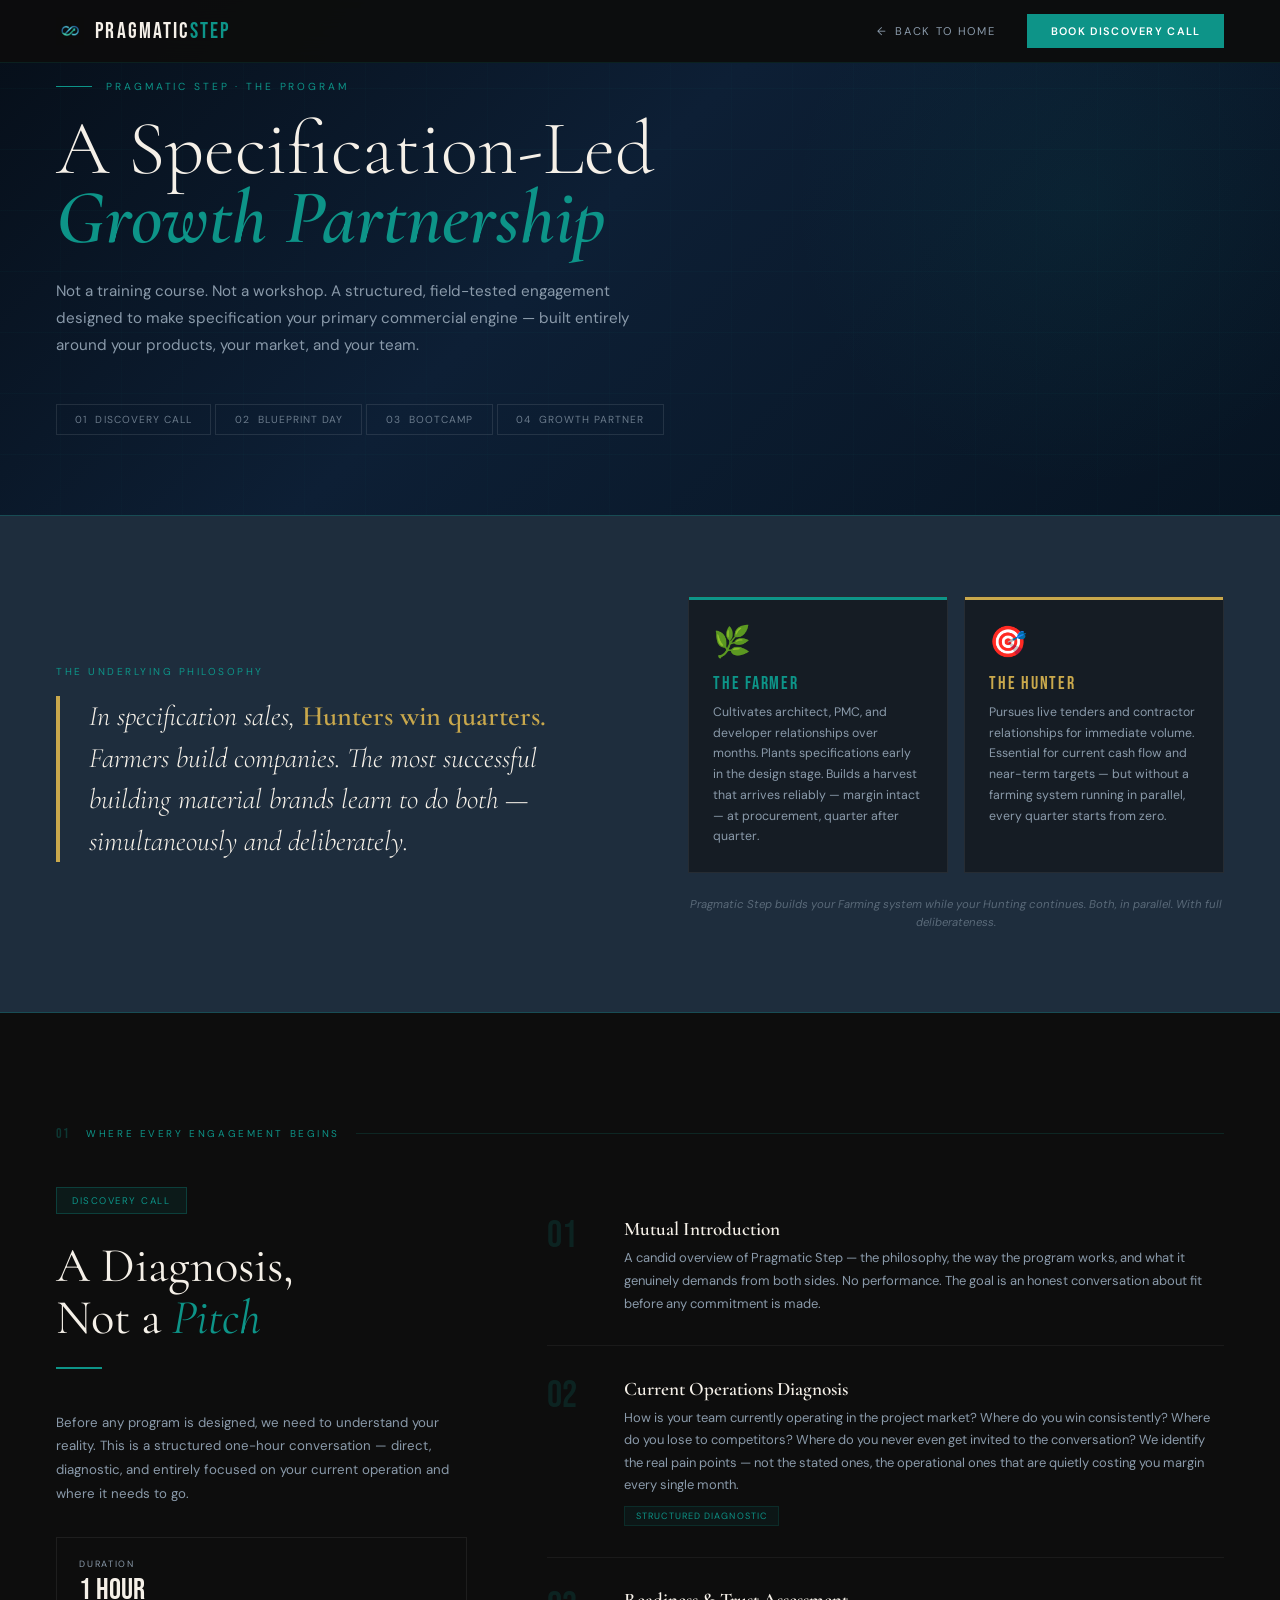
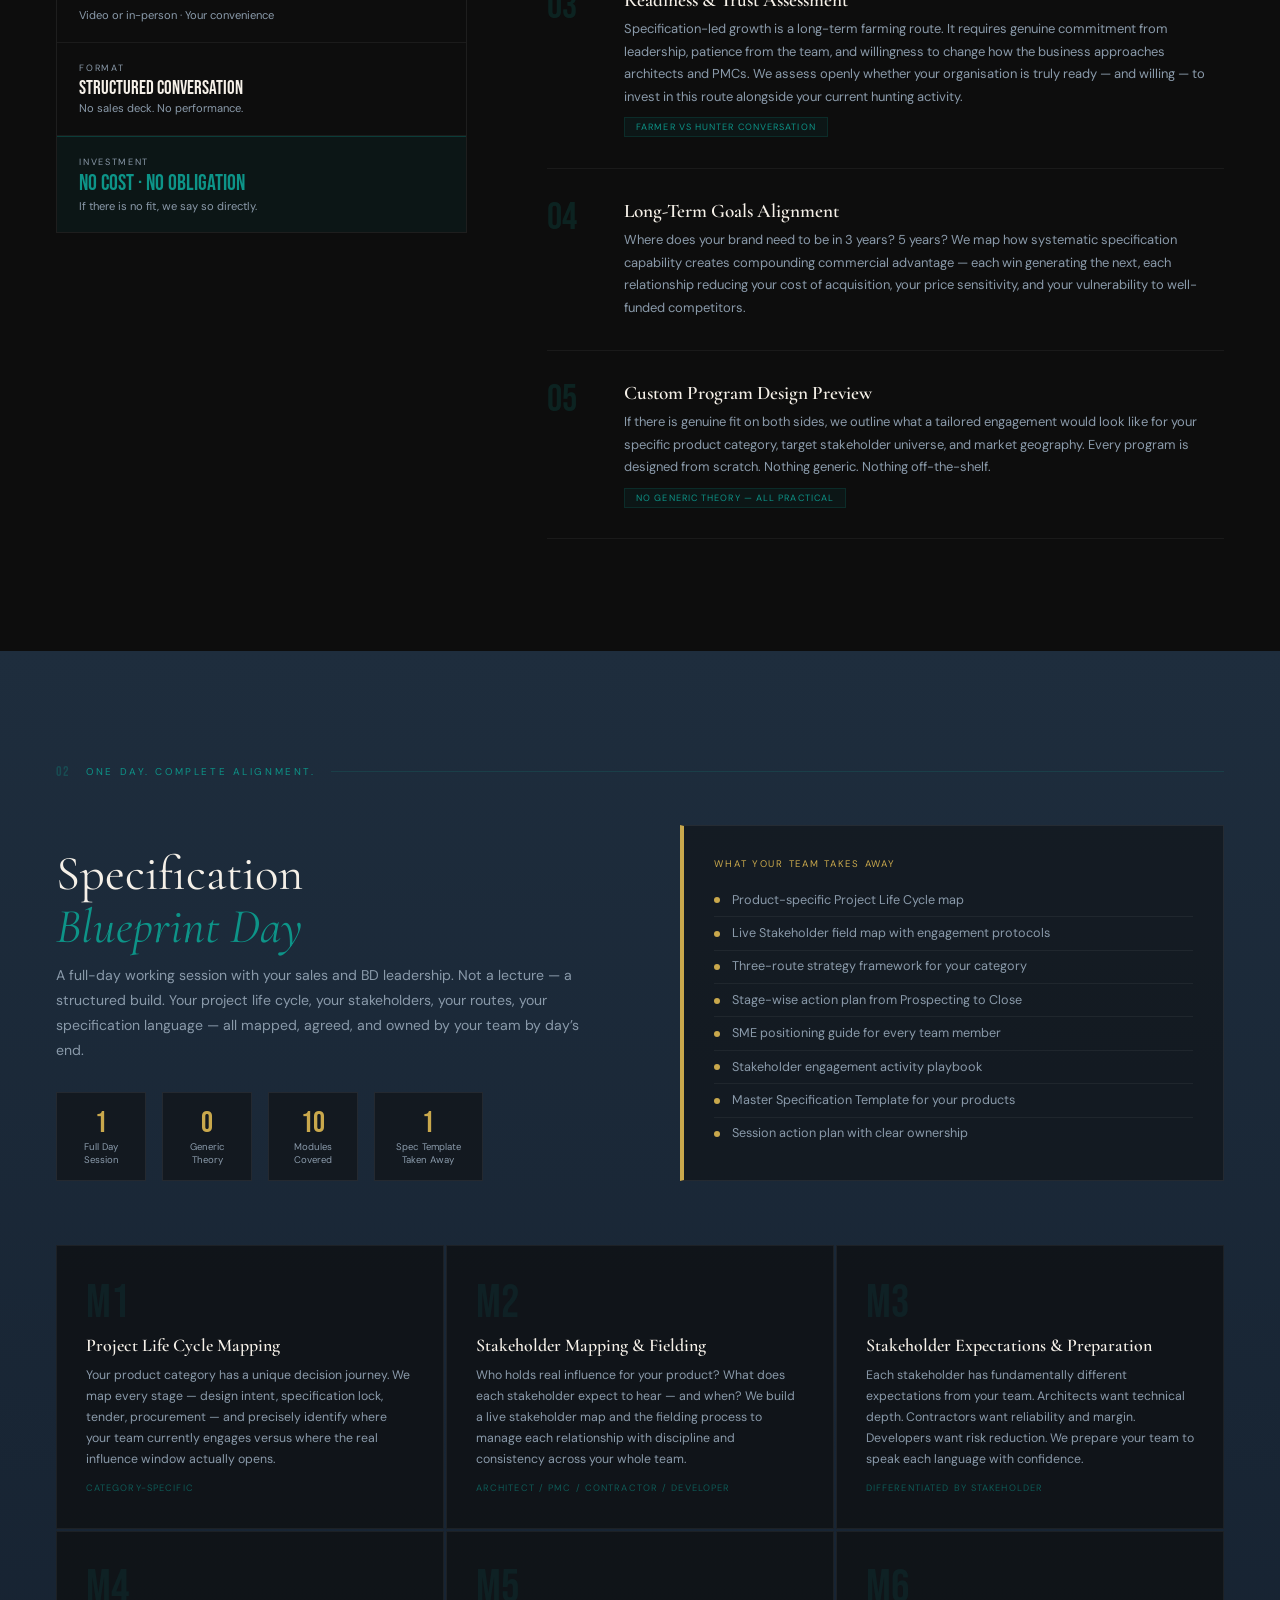
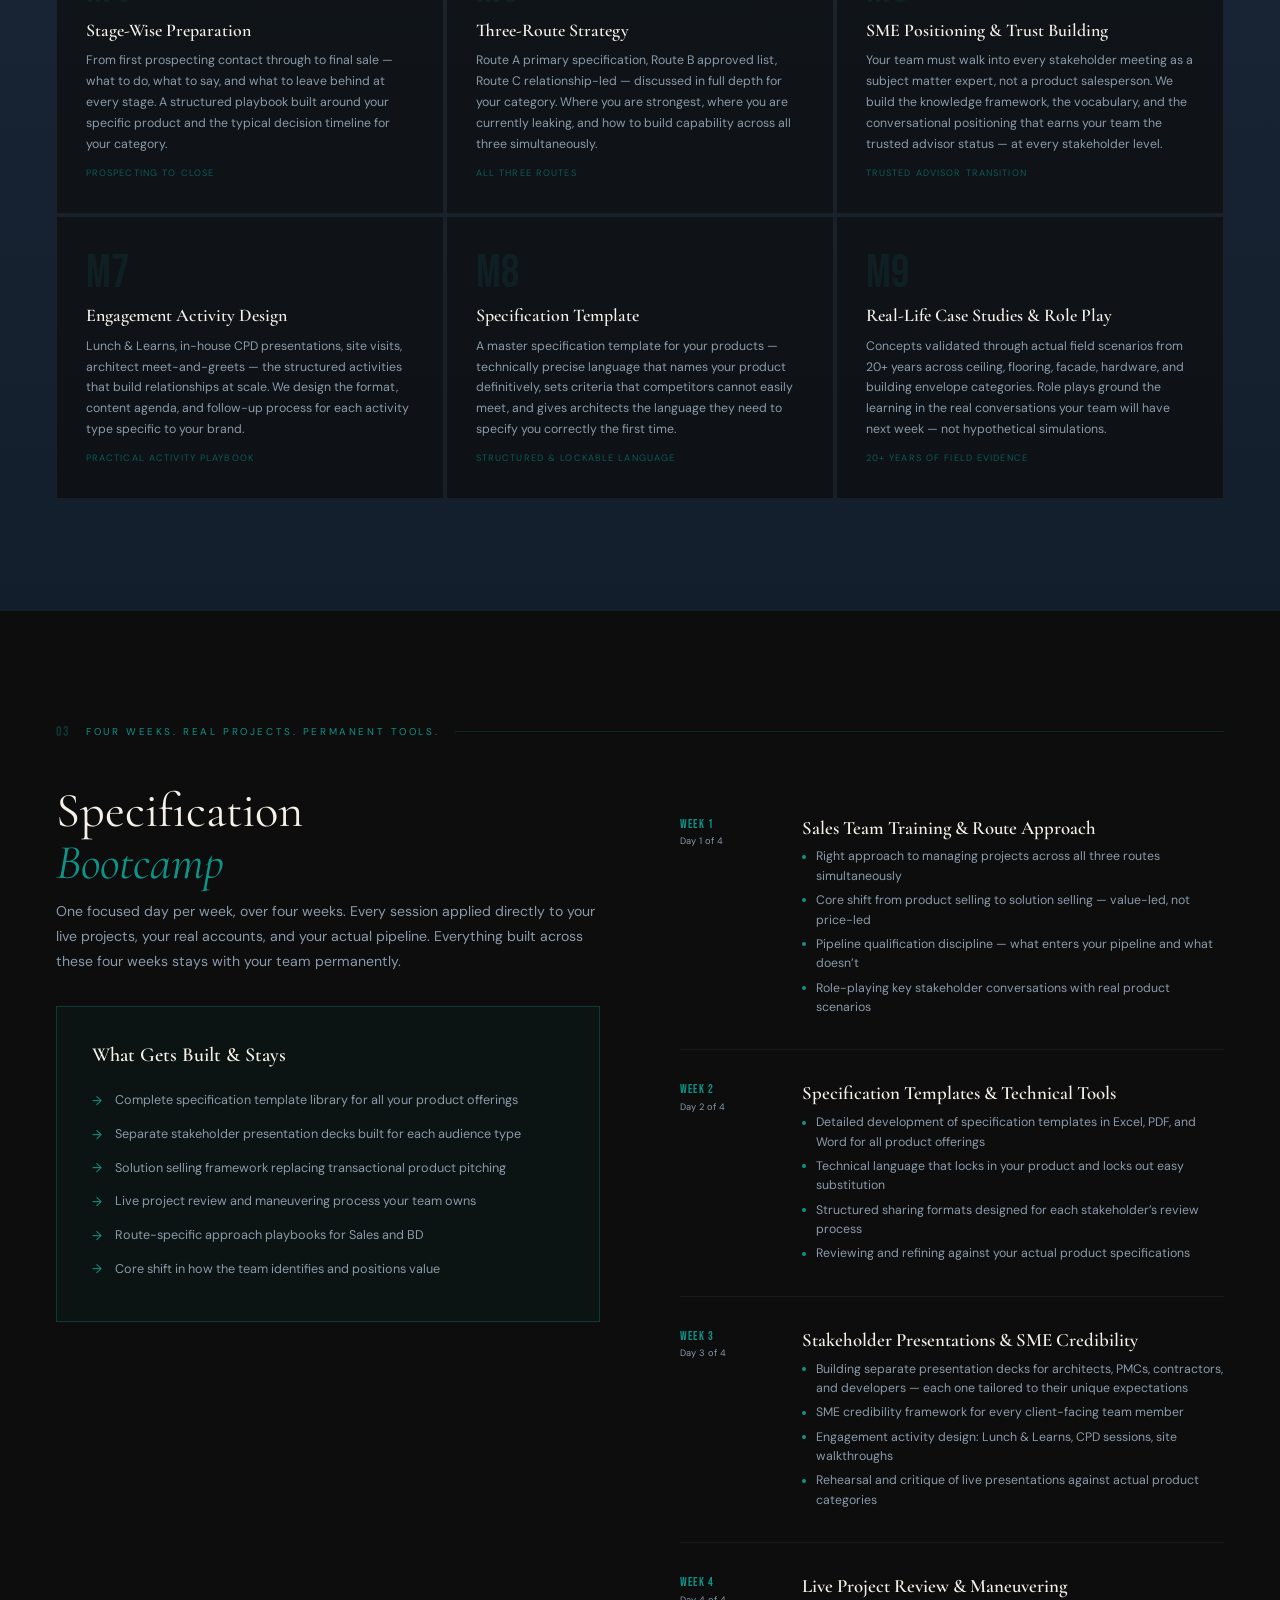
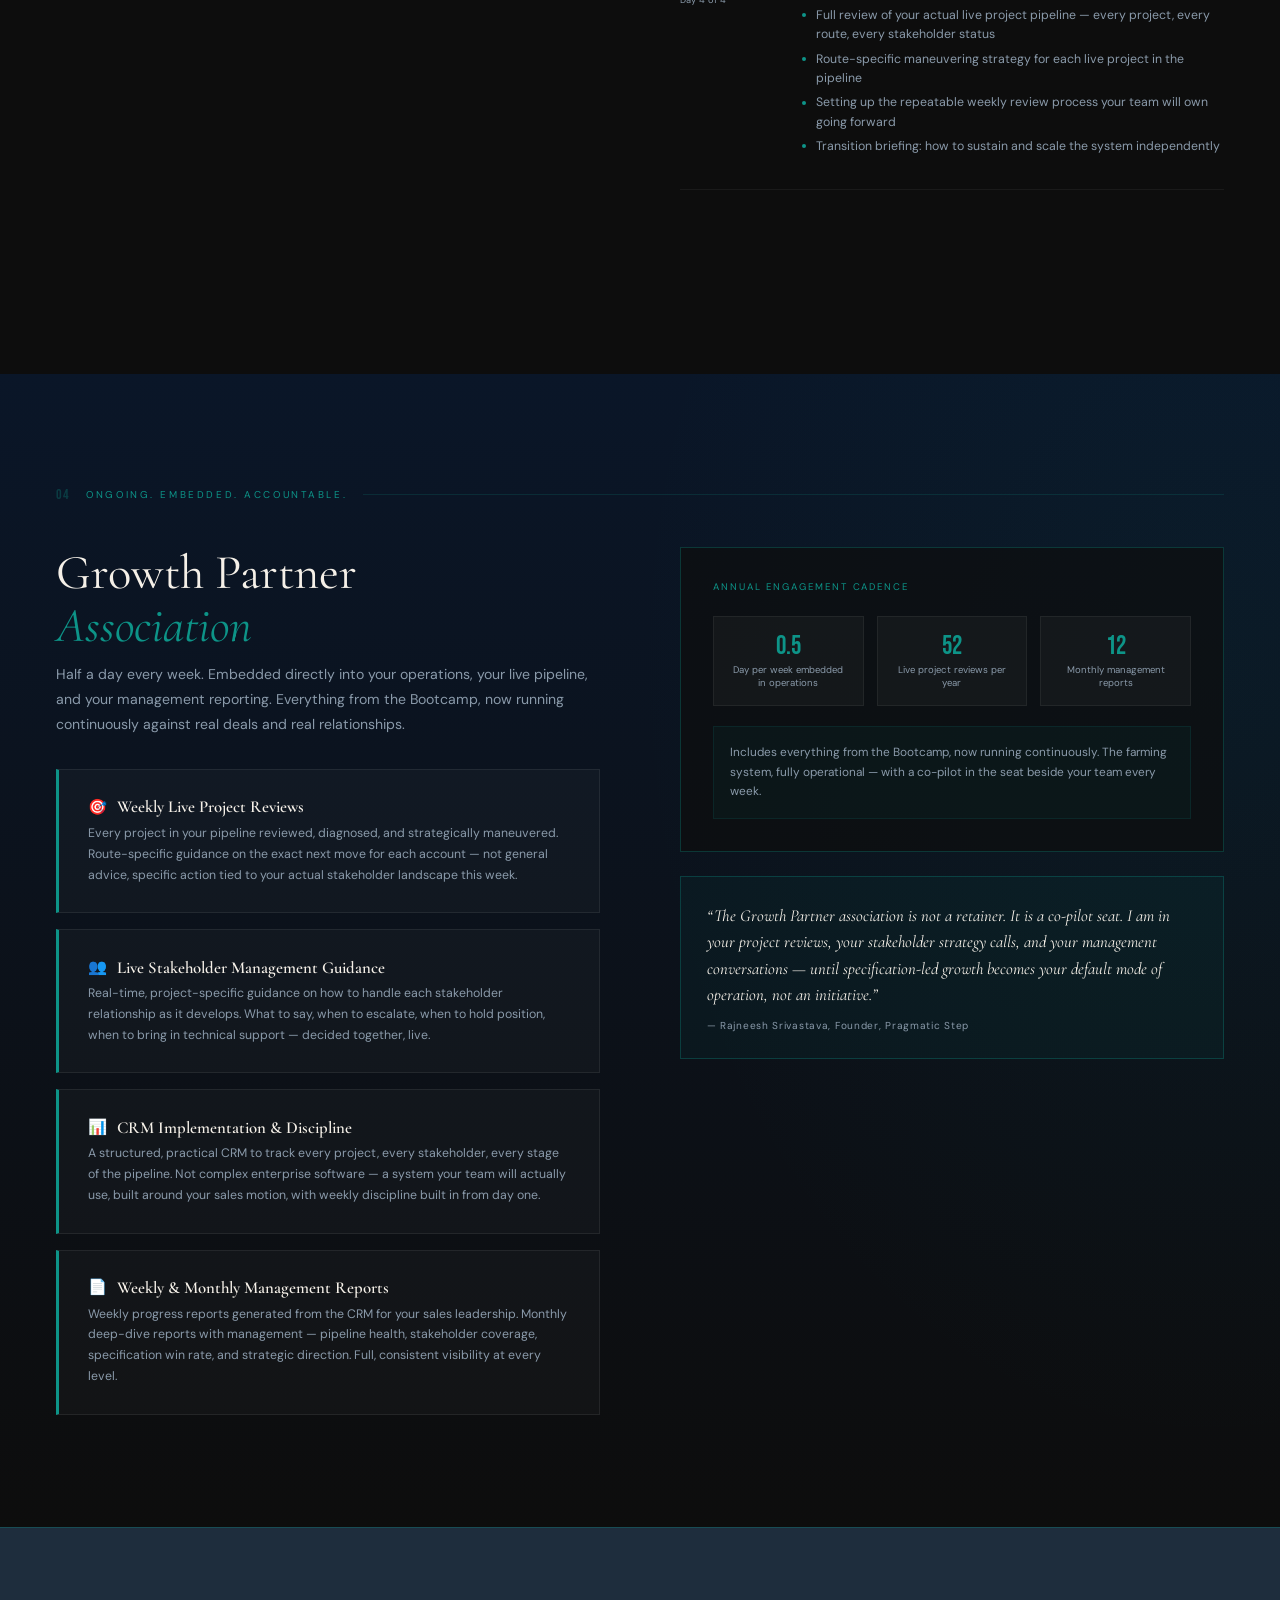
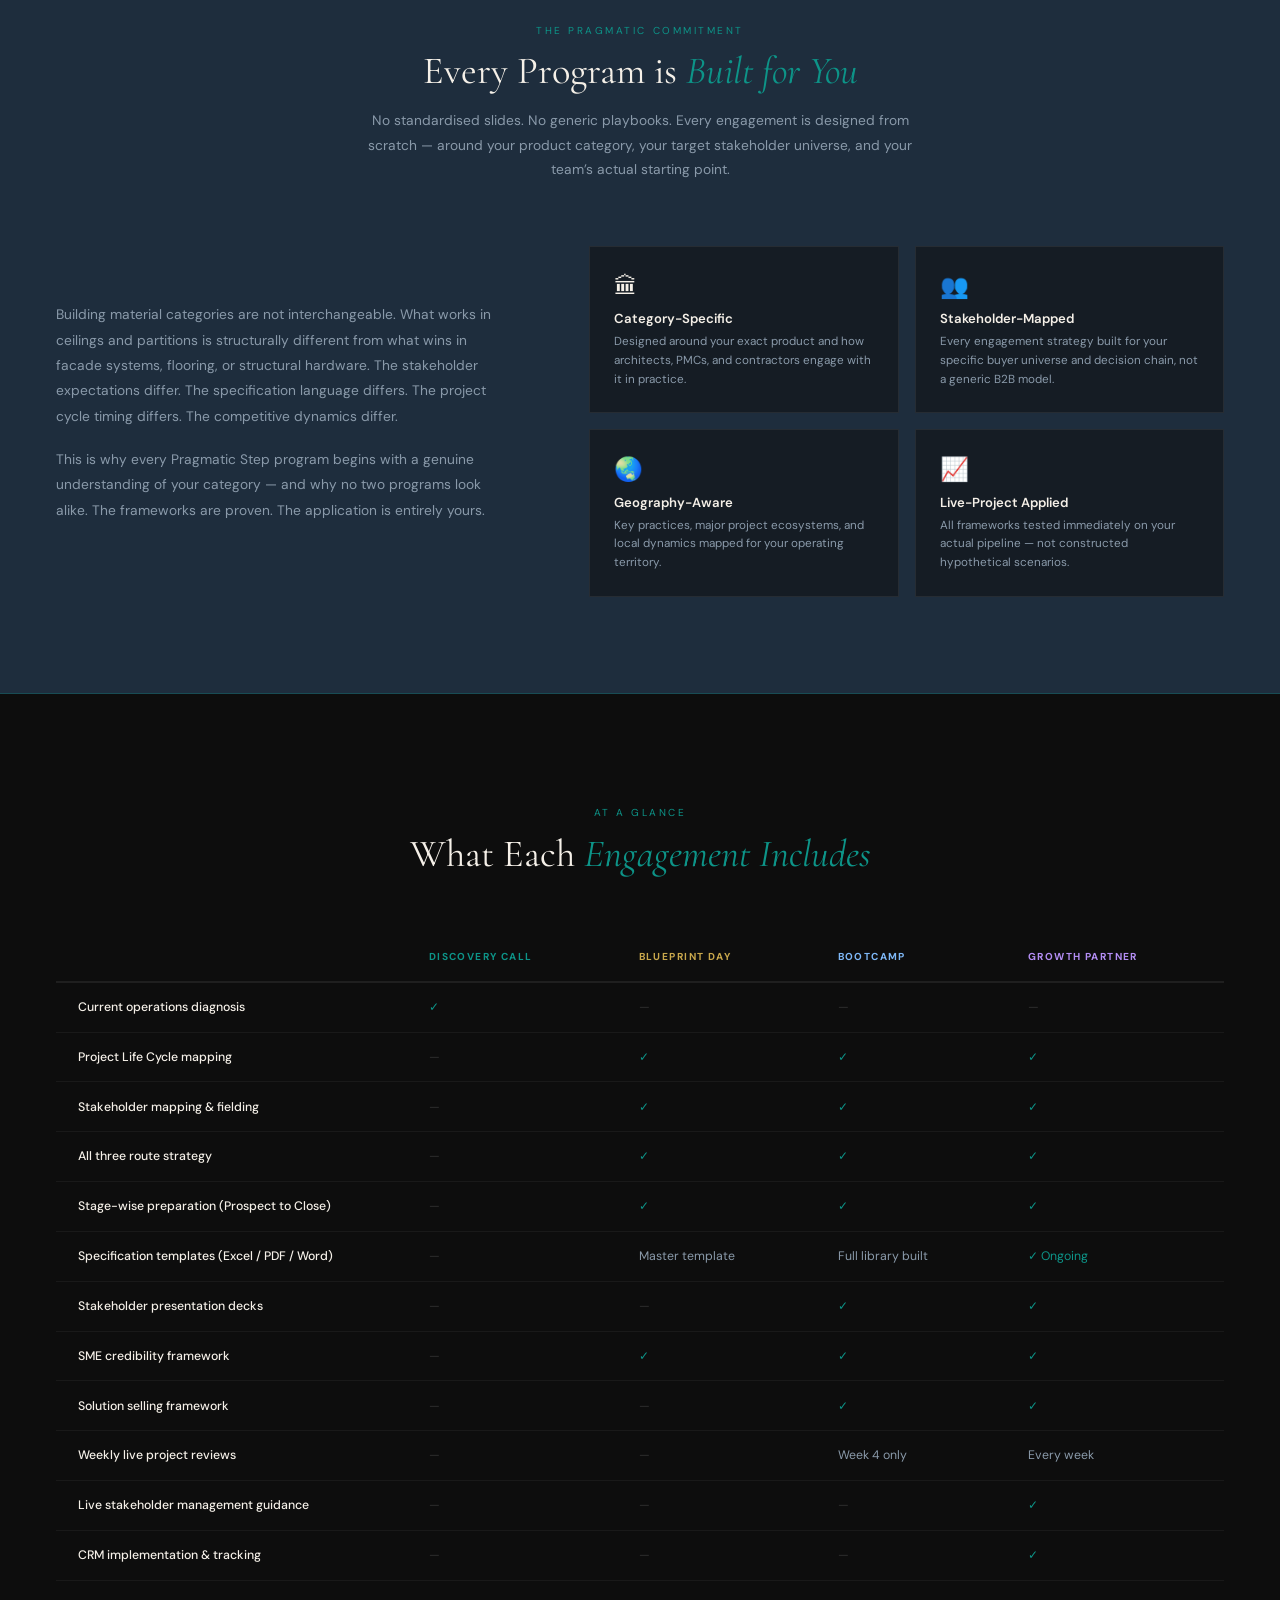
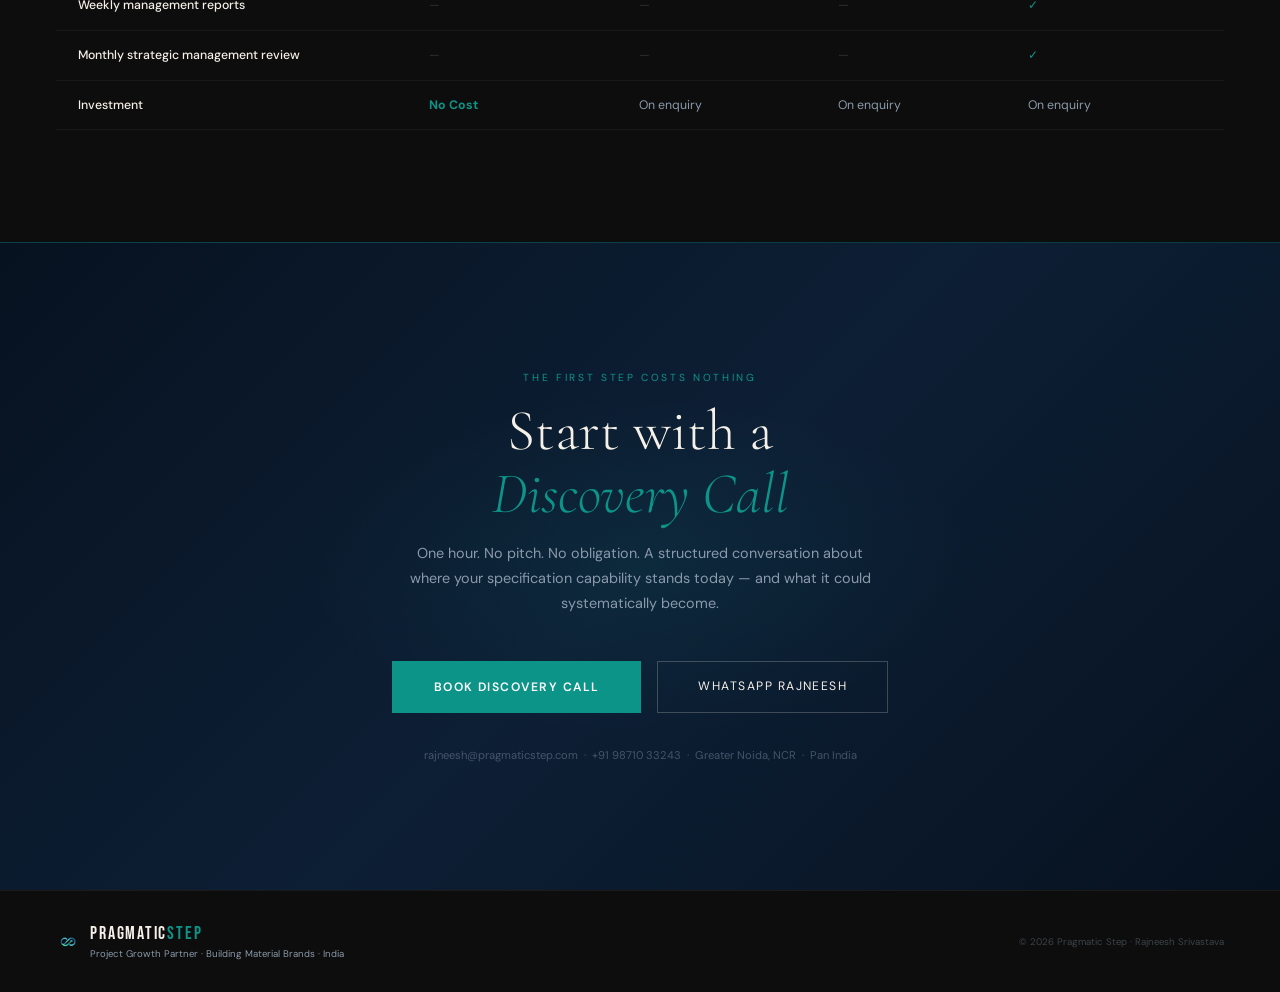
<file: logon_uploads/program_downloaded_old.html>
<!DOCTYPE html>
<html lang="en">
<head>
<meta charset="UTF-8">
<meta name="viewport" content="width=device-width, initial-scale=1.0">
<title>The Program — Pragmatic Step</title>
<link rel="preconnect" href="https://fonts.googleapis.com">
<link href="https://fonts.googleapis.com/css2?family=Cormorant+Garamond:ital,wght@0,300;0,400;0,600;0,700;1,300;1,400&family=DM+Sans:wght@300;400;500;600&family=Bebas+Neue&display=swap" rel="stylesheet">
<style>
:root{
  --ink:#0d0d0d;--paper:#f5f0e8;--teal:#0d9488;--teal-light:#14b8a6;
  --steel:#1e2d3d;--steel-mid:#2c4257;--mist:#8a9aaa;
  --border:rgba(13,148,136,0.3);--amber:#c9a84c;--amber-light:#d4b060;--grey-mid:#9aa0aa;
}
*,*::before,*::after{box-sizing:border-box;margin:0;padding:0;}
html{scroll-behavior:smooth;}
body{font-family:"DM Sans",sans-serif;background:var(--ink);color:var(--paper);overflow-x:hidden;}

/* ── NAV ── */
nav{position:fixed;top:0;left:0;right:0;z-index:200;display:flex;align-items:center;justify-content:space-between;padding:.9rem 3.5rem;background:rgba(13,13,13,.95);backdrop-filter:blur(14px);border-bottom:1px solid rgba(13,148,136,.15);transition:padding .3s;}
.nav-brand{display:flex;align-items:center;gap:.7rem;text-decoration:none;}
.nav-logo-img{height:28px;width:28px;object-fit:contain;mix-blend-mode:lighten;}
.nav-logo-text{font-family:"Bebas Neue",sans-serif;font-size:1.35rem;letter-spacing:.1em;color:var(--paper);}
.nav-logo-text span{color:var(--teal);}
.nav-right{display:flex;align-items:center;gap:2rem;}
.nav-back{font-size:.7rem;letter-spacing:.15em;text-transform:uppercase;color:var(--mist);text-decoration:none;display:flex;align-items:center;gap:.45rem;transition:color .3s;}
.nav-back:hover{color:var(--teal);}
.nav-cta{padding:.55rem 1.4rem;background:var(--teal);color:#fff;font-size:.68rem;letter-spacing:.12em;text-transform:uppercase;font-weight:600;text-decoration:none;transition:all .3s;border:1px solid var(--teal);}
.nav-cta:hover{background:transparent;color:var(--teal);}
.nav-hamburger{display:none;flex-direction:column;gap:5px;background:none;border:none;cursor:pointer;padding:4px;}
.nav-hamburger span{display:block;width:22px;height:2px;background:var(--paper);border-radius:2px;}
.mobile-menu{display:none;position:fixed;inset:0;background:rgba(13,13,13,.98);z-index:300;flex-direction:column;align-items:center;justify-content:center;gap:2rem;}
.mobile-menu.open{display:flex;}
.mobile-menu a{font-family:"Bebas Neue",sans-serif;font-size:2rem;letter-spacing:.1em;color:var(--paper);text-decoration:none;transition:color .3s;}
.mobile-menu a:hover{color:var(--teal);}
.mob-close{position:absolute;top:1.4rem;right:2rem;background:none;border:none;color:var(--paper);font-size:1.8rem;cursor:pointer;}

/* ── HERO ── */
.p-hero{position:relative;min-height:56vh;display:flex;align-items:flex-end;padding:80px 3.5rem 5rem;overflow:hidden;}
.p-hero-bg{position:absolute;inset:0;background:linear-gradient(135deg,#060e18 0%,#0d1f35 45%,#071422 100%);}
.p-hero-grid{position:absolute;inset:0;
  background:repeating-linear-gradient(0deg,transparent,transparent 60px,rgba(13,148,136,.035) 60px,rgba(13,148,136,.035) 61px),
             repeating-linear-gradient(90deg,transparent,transparent 60px,rgba(13,148,136,.018) 60px,rgba(13,148,136,.018) 61px);}
.p-hero-glow{position:absolute;top:-100px;right:-100px;width:600px;height:600px;background:radial-gradient(ellipse,rgba(13,148,136,.07) 0%,transparent 68%);pointer-events:none;}
.p-hero-inner{position:relative;z-index:1;max-width:1200px;width:100%;}
.hero-eyebrow{display:flex;align-items:center;gap:.9rem;margin-bottom:1.3rem;}
.hero-eyebrow-line{width:36px;height:1px;background:var(--teal);}
.hero-eyebrow-text{font-size:.64rem;letter-spacing:.28em;text-transform:uppercase;color:var(--teal);}
.p-hero-title{font-family:"Cormorant Garamond",serif;font-size:clamp(2.8rem,6vw,6.2rem);font-weight:300;line-height:.9;color:var(--paper);margin-bottom:1.6rem;}
.p-hero-title strong{font-weight:600;color:var(--teal);font-style:italic;display:block;}
.p-hero-sub{font-size:.95rem;color:var(--mist);max-width:600px;line-height:1.78;margin-bottom:2.8rem;}
.jump-nav{display:flex;gap:.25rem;flex-wrap:wrap;}
.jn-pill{padding:.5rem 1.15rem;font-size:.64rem;letter-spacing:.1em;text-transform:uppercase;border:1px solid rgba(255,255,255,.1);color:rgba(138,154,170,.75);text-decoration:none;transition:all .3s;}
.jn-pill:hover{border-color:var(--teal);color:var(--teal);background:rgba(13,148,136,.07);}

/* ── PHILOSOPHY BAND ── */
.phil-band{background:var(--steel);border-top:1px solid var(--border);border-bottom:1px solid var(--border);padding:5rem 3.5rem;}
.phil-inner{max-width:1200px;margin:0 auto;display:grid;grid-template-columns:1fr 1fr;gap:6rem;align-items:center;}
.phil-left span{font-size:.63rem;letter-spacing:.25em;text-transform:uppercase;color:var(--teal);display:block;margin-bottom:1.1rem;}
.phil-quote{font-family:"Cormorant Garamond",serif;font-size:clamp(1.35rem,2.2vw,2rem);font-weight:300;line-height:1.48;color:var(--paper);font-style:italic;border-left:4px solid var(--amber);padding-left:1.8rem;}
.phil-quote strong{font-weight:600;color:var(--amber);font-style:normal;}
.fh-grid{display:grid;grid-template-columns:1fr 1fr;gap:1rem;}
.fh-card{padding:1.6rem 1.5rem;background:rgba(13,13,13,.5);border:1px solid rgba(255,255,255,.07);position:relative;overflow:hidden;}
.fh-card::before{content:"";position:absolute;top:0;left:0;right:0;height:3px;}
.fh-farmer::before{background:var(--teal);}
.fh-hunter::before{background:var(--amber);}
.fh-icon{font-size:1.9rem;margin-bottom:.75rem;}
.fh-lbl{font-family:"Bebas Neue",sans-serif;font-size:1.1rem;letter-spacing:.1em;margin-bottom:.5rem;}
.fh-farmer .fh-lbl{color:var(--teal);}
.fh-hunter .fh-lbl{color:var(--amber);}
.fh-desc{font-size:.77rem;color:var(--mist);line-height:1.68;}
.fh-cap{grid-column:1/-1;font-size:.71rem;color:rgba(138,154,170,.55);font-style:italic;text-align:center;padding-top:.4rem;line-height:1.6;}

/* ── SHARED SECTION STYLES ── */
.psec{padding:7rem 3.5rem;position:relative;}
.psec-inner{max-width:1200px;margin:0 auto;}
.eyebrow{display:flex;align-items:center;gap:1rem;margin-bottom:2.8rem;}
.ey-num{font-family:"Bebas Neue",sans-serif;font-size:.88rem;color:rgba(13,148,136,.3);letter-spacing:.08em;}
.ey-tag{font-size:.62rem;letter-spacing:.26em;text-transform:uppercase;color:var(--teal);}
.ey-line{flex:1;height:1px;background:rgba(13,148,136,.18);}
.sec-title{font-family:"Cormorant Garamond",serif;font-size:clamp(2rem,3.8vw,3.4rem);font-weight:400;line-height:1.08;color:var(--paper);margin-bottom:.6rem;}
.sec-title em{font-style:italic;color:var(--teal);}
.sec-sub{font-size:.88rem;color:var(--mist);max-width:540px;line-height:1.78;}
.divider{width:46px;height:2px;background:var(--teal);margin:1.4rem 0 2.6rem;}

/* ── 01 DISCOVERY ── */
#discovery{background:var(--ink);}
.disc-wrap{display:grid;grid-template-columns:1fr 1.65fr;gap:5rem;align-items:start;}
.disc-aside{position:sticky;top:100px;}
.disc-badge{display:inline-block;padding:.38rem .95rem;background:rgba(13,148,136,.1);border:1px solid var(--border);font-size:.6rem;letter-spacing:.16em;text-transform:uppercase;color:var(--teal);margin-bottom:1.6rem;}
.disc-meta-box{margin-top:2rem;border:1px solid rgba(255,255,255,.07);overflow:hidden;}
.dmb-row{padding:1.2rem 1.4rem;border-bottom:1px solid rgba(255,255,255,.06);}
.dmb-row:last-child{border-bottom:none;}
.dmb-lbl{font-size:.57rem;letter-spacing:.18em;text-transform:uppercase;color:var(--mist);margin-bottom:.35rem;}
.dmb-val{font-family:"Bebas Neue",sans-serif;font-size:1.9rem;color:var(--paper);line-height:1;}
.dmb-sub{font-size:.7rem;color:var(--mist);margin-top:.18rem;}
.dmb-free{background:rgba(13,148,136,.07);border-top:1px solid var(--border);}
.dmb-free .dmb-val{color:var(--teal);font-size:1.4rem;}
.disc-items{display:flex;flex-direction:column;}
.di{display:grid;grid-template-columns:52px 1fr;gap:1.6rem;padding:1.9rem 0;border-bottom:1px solid rgba(255,255,255,.055);align-items:start;transition:padding .3s;}
.di:hover{padding-left:.55rem;}
.di-num{font-family:"Bebas Neue",sans-serif;font-size:2.4rem;color:rgba(13,148,136,.17);line-height:1;}
.di-title{font-family:"Cormorant Garamond",serif;font-size:1.2rem;color:var(--paper);font-weight:600;margin-bottom:.38rem;}
.di-body{font-size:.81rem;color:var(--mist);line-height:1.74;}
.di-tag{display:inline-block;margin-top:.55rem;padding:.2rem .68rem;background:rgba(13,148,136,.07);border:1px solid rgba(13,148,136,.18);font-size:.57rem;letter-spacing:.12em;text-transform:uppercase;color:var(--teal);}

/* ── 02 BLUEPRINT ── */
#blueprint{background:linear-gradient(180deg,var(--steel) 0%,#131e2c 100%);}
.bp-top{display:grid;grid-template-columns:1fr 1fr;gap:5rem;align-items:end;margin-bottom:4rem;}
.bp-stats{display:flex;gap:1rem;margin-top:1.8rem;flex-wrap:wrap;}
.bp-stat{padding:.9rem 1.3rem;background:rgba(13,13,13,.55);border:1px solid rgba(255,255,255,.07);text-align:center;min-width:90px;}
.bps-val{font-family:"Bebas Neue",sans-serif;font-size:1.9rem;color:var(--amber);line-height:1;}
.bps-lbl{font-size:.6rem;color:var(--mist);margin-top:.2rem;line-height:1.3;}
.bp-deliverables{padding:1.9rem;background:rgba(13,13,13,.5);border:1px solid rgba(255,255,255,.07);border-left:4px solid var(--amber);}
.bpd-lbl{font-size:.6rem;letter-spacing:.18em;text-transform:uppercase;color:var(--amber);margin-bottom:.9rem;}
.bpd-item{display:flex;align-items:flex-start;gap:.7rem;padding:.42rem 0;border-bottom:1px solid rgba(255,255,255,.05);font-size:.79rem;color:var(--mist);line-height:1.5;}
.bpd-item:last-child{border-bottom:none;}
.bpd-dot{width:6px;height:6px;border-radius:50%;background:var(--amber);flex-shrink:0;margin-top:.42rem;}
.bp-modules{display:grid;grid-template-columns:repeat(3,1fr);gap:2px;}
.bpm{padding:2.1rem 1.8rem;background:rgba(13,13,13,.68);border:1px solid rgba(255,255,255,.055);position:relative;transition:all .35s;overflow:hidden;}
.bpm::after{content:"";position:absolute;bottom:0;left:0;right:0;height:2px;background:linear-gradient(90deg,var(--teal),transparent);transform:scaleX(0);transition:transform .35s;transform-origin:left;}
.bpm:hover::after{transform:scaleX(1);}
.bpm:hover{background:rgba(13,148,136,.05);}
.bpm-num{font-family:"Bebas Neue",sans-serif;font-size:2.9rem;color:rgba(13,148,136,.11);line-height:1;margin-bottom:.45rem;}
.bpm-title{font-family:"Cormorant Garamond",serif;font-size:1.12rem;color:var(--paper);font-weight:600;margin-bottom:.55rem;line-height:1.28;}
.bpm-body{font-size:.77rem;color:var(--mist);line-height:1.7;}
.bpm-tag{margin-top:.75rem;font-size:.58rem;letter-spacing:.12em;text-transform:uppercase;color:rgba(13,148,136,.55);}

/* ── 03 BOOTCAMP ── */
#bootcamp{background:var(--ink);}
.bc-top{display:grid;grid-template-columns:1fr 1fr;gap:5rem;margin-bottom:4.5rem;align-items:start;}
.bc-outcomes{padding:2.2rem;background:rgba(13,148,136,.05);border:1px solid var(--border);margin-top:2rem;}
.bc-out-title{font-family:"Cormorant Garamond",serif;font-size:1.25rem;color:var(--paper);font-weight:600;margin-bottom:1.1rem;}
.bc-out-item{display:flex;gap:.8rem;align-items:flex-start;font-size:.79rem;color:var(--mist);line-height:1.62;padding:.38rem 0;}
.bc-out-item::before{content:"→";color:var(--teal);flex-shrink:0;font-size:.8rem;margin-top:.05rem;}
.bc-schedule{display:flex;flex-direction:column;}
.bc-week{display:grid;grid-template-columns:90px 1fr;gap:2rem;padding:2rem 0;border-bottom:1px solid rgba(255,255,255,.055);transition:padding .3s;align-items:start;}
.bc-week:hover{padding-left:.5rem;}
.bcw-lbl{font-family:"Bebas Neue",sans-serif;font-size:.75rem;letter-spacing:.1em;color:var(--teal);line-height:1.3;}
.bcw-day{font-size:.58rem;color:var(--mist);margin-top:.18rem;}
.bcw-title{font-family:"Cormorant Garamond",serif;font-size:1.18rem;color:var(--paper);font-weight:600;margin-bottom:.55rem;}
.bcw-pts{display:flex;flex-direction:column;gap:.3rem;}
.bcw-pt{font-size:.77rem;color:var(--mist);display:flex;gap:.6rem;align-items:flex-start;line-height:1.58;}
.bcw-pt::before{content:"";width:4px;height:4px;border-radius:50%;background:var(--teal);flex-shrink:0;margin-top:.46rem;}

/* ── 04 GROWTH PARTNER ── */
#growth{background:linear-gradient(180deg,#0a1628 0%,var(--ink) 100%);position:relative;overflow:hidden;}
.gp-glow{position:absolute;top:0;right:0;width:55%;height:100%;background:radial-gradient(ellipse at 90% 25%,rgba(13,148,136,.055) 0%,transparent 65%);pointer-events:none;}
.gp-wrap{display:grid;grid-template-columns:1fr 1fr;gap:5rem;align-items:start;}
.gp-pillars{display:flex;flex-direction:column;gap:1rem;margin-top:2rem;}
.gpp{padding:1.65rem 1.8rem;background:rgba(255,255,255,.025);border:1px solid rgba(255,255,255,.07);border-left:3px solid var(--teal);transition:all .35s;}
.gpp:hover{background:rgba(13,148,136,.07);transform:translateX(4px);}
.gpp-title{font-family:"Cormorant Garamond",serif;font-size:1.05rem;color:var(--paper);font-weight:600;margin-bottom:.35rem;display:flex;align-items:center;gap:.65rem;}
.gpp-icon{font-size:.95rem;}
.gpp-body{font-size:.77rem;color:var(--mist);line-height:1.7;}
.gp-right{}
.cadence-box{background:rgba(13,13,13,.7);border:1px solid var(--border);padding:2rem;margin-bottom:1.5rem;}
.cb-lbl{font-size:.6rem;letter-spacing:.2em;text-transform:uppercase;color:var(--teal);margin-bottom:1.4rem;}
.cb-stats{display:grid;grid-template-columns:repeat(3,1fr);gap:.8rem;margin-bottom:1.2rem;}
.cbs{padding:1rem;background:rgba(255,255,255,.03);border:1px solid rgba(255,255,255,.06);text-align:center;}
.cbs-val{font-family:"Bebas Neue",sans-serif;font-size:1.65rem;color:var(--teal);line-height:1;}
.cbs-lbl{font-size:.6rem;color:var(--mist);margin-top:.28rem;line-height:1.35;}
.cb-note{font-size:.74rem;color:var(--mist);line-height:1.68;padding:1rem;background:rgba(13,148,136,.05);border:1px solid rgba(13,148,136,.13);}
.gp-quote{padding:1.6rem;background:rgba(13,148,136,.055);border:1px solid var(--border);}
.gpq-text{font-family:"Cormorant Garamond",serif;font-size:1.05rem;font-style:italic;color:var(--paper);line-height:1.58;}
.gpq-attr{font-size:.63rem;color:var(--mist);margin-top:.65rem;letter-spacing:.07em;}

/* ── CUSTOMISATION ── */
.custom-sect{background:var(--steel);border-top:1px solid var(--border);border-bottom:1px solid var(--border);padding:6rem 3.5rem;}
.custom-inner{max-width:1200px;margin:0 auto;}
.custom-hdr{text-align:center;margin-bottom:4rem;}
.custom-hdr span{font-size:.63rem;letter-spacing:.25em;text-transform:uppercase;color:var(--teal);display:block;margin-bottom:.7rem;}
.custom-hdr h2{font-family:"Cormorant Garamond",serif;font-size:clamp(1.8rem,3vw,3rem);font-weight:400;color:var(--paper);}
.custom-hdr h2 em{font-style:italic;color:var(--teal);}
.custom-hdr p{font-size:.86rem;color:var(--mist);max-width:560px;margin:.9rem auto 0;line-height:1.78;}
.custom-grid{display:grid;grid-template-columns:1fr 1.4fr;gap:5rem;align-items:center;}
.custom-body p{font-size:.86rem;color:var(--mist);line-height:1.85;margin-bottom:1.1rem;}
.custom-cards{display:grid;grid-template-columns:1fr 1fr;gap:1rem;}
.cc{padding:1.5rem;background:rgba(13,13,13,.5);border:1px solid rgba(255,255,255,.07);transition:all .3s;}
.cc:hover{border-color:var(--border);background:rgba(13,148,136,.06);}
.cc-icon{font-size:1.45rem;margin-bottom:.6rem;}
.cc-title{font-size:.82rem;font-weight:600;color:var(--paper);margin-bottom:.28rem;}
.cc-body{font-size:.73rem;color:var(--mist);line-height:1.62;}

/* ── COMPARISON ── */
.comp-sect{padding:7rem 3.5rem;background:var(--ink);}
.comp-inner{max-width:1200px;margin:0 auto;}
.comp-hdr{text-align:center;margin-bottom:3.5rem;}
.comp-hdr span{font-size:.63rem;letter-spacing:.25em;text-transform:uppercase;color:var(--teal);display:block;margin-bottom:.7rem;}
.comp-hdr h2{font-family:"Cormorant Garamond",serif;font-size:clamp(1.8rem,3vw,3rem);font-weight:400;color:var(--paper);}
.comp-hdr h2 em{font-style:italic;color:var(--teal);}
.comp-scroll{overflow-x:auto;}
table.ctable{width:100%;border-collapse:collapse;}
.ctable th{padding:1.1rem 1.4rem;font-size:.63rem;letter-spacing:.14em;text-transform:uppercase;text-align:left;border-bottom:2px solid rgba(255,255,255,.08);}
.ctable th:first-child{color:var(--mist);width:30%;}
.th-disc{color:var(--teal);}
.th-blue{color:var(--amber);}
.th-boot{color:#7eb8f7;}
.th-grow{color:#b48ef5;}
.ctable td{padding:.95rem 1.4rem;font-size:.77rem;color:var(--mist);border-bottom:1px solid rgba(255,255,255,.05);vertical-align:middle;line-height:1.5;}
.ctable td:first-child{color:var(--paper);font-weight:500;}
.ctable tr:hover td{background:rgba(255,255,255,.015);}
.ck{color:var(--teal);}
.cx{color:rgba(255,255,255,.15);}
.cp{color:var(--amber);font-size:.72rem;}

/* ── CTA ── */
.prog-cta{background:linear-gradient(135deg,#071220 0%,#0d1f35 50%,#071220 100%);padding:8rem 3.5rem;text-align:center;border-top:1px solid var(--border);position:relative;overflow:hidden;}
.cta-glow{position:absolute;top:50%;left:50%;transform:translate(-50%,-50%);width:700px;height:350px;background:radial-gradient(ellipse,rgba(13,148,136,.09) 0%,transparent 68%);pointer-events:none;}
.cta-inner{position:relative;z-index:1;}
.cta-tag{font-size:.64rem;letter-spacing:.26em;text-transform:uppercase;color:var(--teal);display:block;margin-bottom:1rem;}
.cta-title{font-family:"Cormorant Garamond",serif;font-size:clamp(2.2rem,4.5vw,4.2rem);font-weight:300;color:var(--paper);line-height:1.08;margin-bottom:1rem;}
.cta-title em{font-style:italic;color:var(--teal);}
.cta-sub{font-size:.9rem;color:var(--mist);max-width:480px;margin:0 auto 2.8rem;line-height:1.75;}
.cta-btns{display:flex;gap:1rem;justify-content:center;flex-wrap:wrap;}
.btn-p{padding:1rem 2.5rem;background:var(--teal);color:#fff;font-size:.76rem;letter-spacing:.12em;text-transform:uppercase;font-weight:600;text-decoration:none;border:2px solid var(--teal);transition:all .3s;}
.btn-p:hover{background:transparent;color:var(--teal);}
.btn-g{padding:1rem 2.5rem;background:transparent;color:var(--paper);font-size:.76rem;letter-spacing:.12em;text-transform:uppercase;text-decoration:none;border:1px solid rgba(245,240,232,.22);transition:all .3s;}
.btn-g:hover{border-color:var(--teal);color:var(--teal);}
.cta-contact{margin-top:2.2rem;font-size:.7rem;color:rgba(138,154,170,.45);}

/* ── FOOTER ── */
footer{background:var(--ink);border-top:1px solid rgba(255,255,255,.06);padding:2rem 3.5rem;display:flex;justify-content:space-between;align-items:center;}
.foot-brand{display:flex;align-items:center;gap:.65rem;}
.foot-logo{height:24px;width:24px;object-fit:contain;mix-blend-mode:lighten;}
.foot-name{font-family:"Bebas Neue",sans-serif;font-size:1.1rem;color:var(--paper);letter-spacing:.1em;}
.foot-name span{color:var(--teal);}
.foot-tag{font-size:.6rem;color:var(--mist);margin-top:.18rem;}
.foot-legal{font-size:.6rem;color:rgba(138,154,170,.38);text-align:right;}

/* ── REVEAL ── */
@keyframes fadeUp{from{opacity:0;transform:translateY(24px)}to{opacity:1;transform:translateY(0)}}
.reveal{opacity:0;transform:translateY(28px);transition:opacity .75s cubic-bezier(.16,1,.3,1),transform .75s cubic-bezier(.16,1,.3,1);}
.reveal.visible{opacity:1;transform:translateY(0);}
.rd1{transition-delay:.1s;}.rd2{transition-delay:.2s;}.rd3{transition-delay:.3s;}.rd4{transition-delay:.4s;}

/* ── MOBILE ── */
@media(max-width:768px){
  nav{padding:.8rem 1.3rem;}
  .nav-right .nav-back .back-txt,.nav-right .nav-cta{display:none;}
  .nav-hamburger{display:flex;}
  .p-hero{padding:72px 1.3rem 4rem;}
  .phil-band,.custom-sect,.comp-sect,.prog-cta{padding-left:1.3rem;padding-right:1.3rem;}
  .phil-inner{grid-template-columns:1fr;gap:2.5rem;}
  .psec{padding:4rem 1.3rem;}
  .disc-wrap{grid-template-columns:1fr;gap:2.5rem;}
  .disc-aside{position:static;}
  .bp-top{grid-template-columns:1fr;gap:2rem;margin-bottom:2.5rem;}
  .bp-modules{grid-template-columns:1fr;gap:.3rem;}
  .bc-top{grid-template-columns:1fr;gap:2rem;margin-bottom:2.5rem;}
  .gp-wrap{grid-template-columns:1fr;gap:2.5rem;}
  .custom-grid{grid-template-columns:1fr;gap:2rem;}
  .custom-cards{grid-template-columns:1fr;}
  .cb-stats{grid-template-columns:1fr 1fr 1fr;}
  .cta-btns{flex-direction:column;align-items:center;}
  footer{flex-direction:column;gap:.8rem;text-align:center;padding:1.5rem 1.3rem;}
  .foot-legal{text-align:center;}
  .bc-week{grid-template-columns:75px 1fr;gap:1.2rem;}
}
@media(min-width:769px) and (max-width:1024px){
  nav{padding:.9rem 2rem;}
  .p-hero,.psec,.phil-band,.custom-sect,.comp-sect,.prog-cta{padding-left:2rem;padding-right:2rem;}
  .bp-modules{grid-template-columns:repeat(2,1fr);}
  .disc-wrap{gap:3rem;}
  .gp-wrap{gap:3rem;}
}
</style>
</head>
<body>

<nav id="mainNav">
  <a href="pragmaticstep.html" class="nav-brand">
    <img class="nav-logo-img" src="[data-uri]" alt="Pragmatic Step">
    <span class="nav-logo-text">PRAGMATIC<span>STEP</span></span>
  </a>
  <div class="nav-right">
    <a href="pragmaticstep.html" class="nav-back">&#8592; <span class="back-txt">Back to Home</span></a>
    <a href="#cta" class="nav-cta">Book Discovery Call</a>
    <button class="nav-hamburger" onclick="openMenu()" aria-label="Menu"><span></span><span></span><span></span></button>
  </div>
</nav>

<div class="mobile-menu" id="mobileMenu">
  <button class="mob-close" onclick="closeMenu()">&#10005;</button>
  <a href="#discovery" onclick="closeMenu()">Discovery Call</a>
  <a href="#blueprint" onclick="closeMenu()">Blueprint Day</a>
  <a href="#bootcamp" onclick="closeMenu()">Bootcamp</a>
  <a href="#growth" onclick="closeMenu()">Growth Partner</a>
  <a href="#cta" onclick="closeMenu()">Book a Call</a>
</div>

<!-- ═══════════════ HERO ═══════════════ -->
<div class="p-hero">
  <div class="p-hero-bg"></div>
  <div class="p-hero-grid"></div>
  <div class="p-hero-glow"></div>
  <div class="p-hero-inner">
    <div class="hero-eyebrow"><div class="hero-eyebrow-line"></div><div class="hero-eyebrow-text">Pragmatic Step &middot; The Program</div></div>
    <h1 class="p-hero-title">A Specification&#8209;Led<br><strong>Growth Partnership</strong></h1>
    <p class="p-hero-sub">Not a training course. Not a workshop. A structured, field-tested engagement designed to make specification your primary commercial engine &#8212; built entirely around your products, your market, and your team.</p>
    <div class="jump-nav">
      <a href="#discovery" class="jn-pill">01 &nbsp;Discovery Call</a>
      <a href="#blueprint" class="jn-pill">02 &nbsp;Blueprint Day</a>
      <a href="#bootcamp" class="jn-pill">03 &nbsp;Bootcamp</a>
      <a href="#growth" class="jn-pill">04 &nbsp;Growth Partner</a>
    </div>
  </div>
</div>

<!-- ═══════════════ FARMER / HUNTER PHILOSOPHY ═══════════════ -->
<div class="phil-band reveal">
  <div class="phil-inner">
    <div class="phil-left">
      <span>The Underlying Philosophy</span>
      <p class="phil-quote">In specification sales, <strong>Hunters win quarters.</strong><br>Farmers build companies. The most successful building material brands learn to do both &#8212; simultaneously and deliberately.</p>
    </div>
    <div>
      <div class="fh-grid">
        <div class="fh-card fh-farmer">
          <div class="fh-icon">&#127807;</div>
          <div class="fh-lbl">The Farmer</div>
          <div class="fh-desc">Cultivates architect, PMC, and developer relationships over months. Plants specifications early in the design stage. Builds a harvest that arrives reliably &#8212; margin intact &#8212; at procurement, quarter after quarter.</div>
        </div>
        <div class="fh-card fh-hunter">
          <div class="fh-icon">&#127919;</div>
          <div class="fh-lbl">The Hunter</div>
          <div class="fh-desc">Pursues live tenders and contractor relationships for immediate volume. Essential for current cash flow and near-term targets &#8212; but without a farming system running in parallel, every quarter starts from zero.</div>
        </div>
        <div class="fh-cap">Pragmatic Step builds your Farming system while your Hunting continues. Both, in parallel. With full deliberateness.</div>
      </div>
    </div>
  </div>
</div>

<!-- ═══════════════ 01 DISCOVERY CALL ═══════════════ -->
<section class="psec" id="discovery">
  <div class="psec-inner">
    <div class="eyebrow"><span class="ey-num">01</span><span class="ey-tag">Where Every Engagement Begins</span><div class="ey-line"></div></div>
    <div class="disc-wrap">

      <div class="disc-aside reveal">
        <div class="disc-badge">Discovery Call</div>
        <h2 class="sec-title">A Diagnosis,<br>Not a <em>Pitch</em></h2>
        <div class="divider"></div>
        <p style="font-size:.83rem;color:var(--mist);line-height:1.78;">Before any program is designed, we need to understand your reality. This is a structured one-hour conversation &#8212; direct, diagnostic, and entirely focused on your current operation and where it needs to go.</p>
        <div class="disc-meta-box" style="margin-top:2rem;">
          <div class="dmb-row">
            <div class="dmb-lbl">Duration</div>
            <div class="dmb-val">1 Hour</div>
            <div class="dmb-sub">Video or in-person &middot; Your convenience</div>
          </div>
          <div class="dmb-row">
            <div class="dmb-lbl">Format</div>
            <div class="dmb-val" style="font-size:1.2rem;">Structured Conversation</div>
            <div class="dmb-sub">No sales deck. No performance.</div>
          </div>
          <div class="dmb-row dmb-free">
            <div class="dmb-lbl">Investment</div>
            <div class="dmb-val">No Cost &middot; No Obligation</div>
            <div class="dmb-sub">If there is no fit, we say so directly.</div>
          </div>
        </div>
      </div>

      <div class="disc-items reveal rd1">
        <div class="di">
          <div class="di-num">01</div>
          <div>
            <div class="di-title">Mutual Introduction</div>
            <div class="di-body">A candid overview of Pragmatic Step &#8212; the philosophy, the way the program works, and what it genuinely demands from both sides. No performance. The goal is an honest conversation about fit before any commitment is made.</div>
          </div>
        </div>
        <div class="di">
          <div class="di-num">02</div>
          <div>
            <div class="di-title">Current Operations Diagnosis</div>
            <div class="di-body">How is your team currently operating in the project market? Where do you win consistently? Where do you lose to competitors? Where do you never even get invited to the conversation? We identify the real pain points &#8212; not the stated ones, the operational ones that are quietly costing you margin every single month.</div>
            <span class="di-tag">Structured Diagnostic</span>
          </div>
        </div>
        <div class="di">
          <div class="di-num">03</div>
          <div>
            <div class="di-title">Readiness &amp; Trust Assessment</div>
            <div class="di-body">Specification-led growth is a long-term farming route. It requires genuine commitment from leadership, patience from the team, and willingness to change how the business approaches architects and PMCs. We assess openly whether your organisation is truly ready &#8212; and willing &#8212; to invest in this route alongside your current hunting activity.</div>
            <span class="di-tag">Farmer vs Hunter Conversation</span>
          </div>
        </div>
        <div class="di">
          <div class="di-num">04</div>
          <div>
            <div class="di-title">Long-Term Goals Alignment</div>
            <div class="di-body">Where does your brand need to be in 3 years? 5 years? We map how systematic specification capability creates compounding commercial advantage &#8212; each win generating the next, each relationship reducing your cost of acquisition, your price sensitivity, and your vulnerability to well-funded competitors.</div>
          </div>
        </div>
        <div class="di">
          <div class="di-num">05</div>
          <div>
            <div class="di-title">Custom Program Design Preview</div>
            <div class="di-body">If there is genuine fit on both sides, we outline what a tailored engagement would look like for your specific product category, target stakeholder universe, and market geography. Every program is designed from scratch. Nothing generic. Nothing off-the-shelf.</div>
            <span class="di-tag">No Generic Theory &mdash; All Practical</span>
          </div>
        </div>
      </div>

    </div>
  </div>
</section>

<!-- ═══════════════ 02 BLUEPRINT DAY ═══════════════ -->
<section class="psec" id="blueprint">
  <div class="psec-inner">
    <div class="eyebrow"><span class="ey-num">02</span><span class="ey-tag">One Day. Complete Alignment.</span><div class="ey-line"></div></div>

    <div class="bp-top">
      <div class="reveal">
        <h2 class="sec-title">Specification<br><em>Blueprint Day</em></h2>
        <p class="sec-sub">A full-day working session with your sales and BD leadership. Not a lecture &#8212; a structured build. Your project life cycle, your stakeholders, your routes, your specification language &#8212; all mapped, agreed, and owned by your team by day&#8217;s end.</p>
        <div class="bp-stats">
          <div class="bp-stat"><div class="bps-val">1</div><div class="bps-lbl">Full Day<br>Session</div></div>
          <div class="bp-stat"><div class="bps-val">0</div><div class="bps-lbl">Generic<br>Theory</div></div>
          <div class="bp-stat"><div class="bps-val">10</div><div class="bps-lbl">Modules<br>Covered</div></div>
          <div class="bp-stat"><div class="bps-val">1</div><div class="bps-lbl">Spec Template<br>Taken Away</div></div>
        </div>
      </div>
      <div class="bp-deliverables reveal rd2">
        <div class="bpd-lbl">What Your Team Takes Away</div>
        <div class="bpd-item"><div class="bpd-dot"></div>Product-specific Project Life Cycle map</div>
        <div class="bpd-item"><div class="bpd-dot"></div>Live Stakeholder field map with engagement protocols</div>
        <div class="bpd-item"><div class="bpd-dot"></div>Three-route strategy framework for your category</div>
        <div class="bpd-item"><div class="bpd-dot"></div>Stage-wise action plan from Prospecting to Close</div>
        <div class="bpd-item"><div class="bpd-dot"></div>SME positioning guide for every team member</div>
        <div class="bpd-item"><div class="bpd-dot"></div>Stakeholder engagement activity playbook</div>
        <div class="bpd-item"><div class="bpd-dot"></div>Master Specification Template for your products</div>
        <div class="bpd-item"><div class="bpd-dot"></div>Session action plan with clear ownership</div>
      </div>
    </div>

    <div class="bp-modules reveal rd1">
      <div class="bpm">
        <div class="bpm-num">M1</div>
        <div class="bpm-title">Project Life Cycle Mapping</div>
        <div class="bpm-body">Your product category has a unique decision journey. We map every stage &#8212; design intent, specification lock, tender, procurement &#8212; and precisely identify where your team currently engages versus where the real influence window actually opens.</div>
        <div class="bpm-tag">Category-Specific</div>
      </div>
      <div class="bpm">
        <div class="bpm-num">M2</div>
        <div class="bpm-title">Stakeholder Mapping &amp; Fielding</div>
        <div class="bpm-body">Who holds real influence for your product? What does each stakeholder expect to hear &#8212; and when? We build a live stakeholder map and the fielding process to manage each relationship with discipline and consistency across your whole team.</div>
        <div class="bpm-tag">Architect / PMC / Contractor / Developer</div>
      </div>
      <div class="bpm">
        <div class="bpm-num">M3</div>
        <div class="bpm-title">Stakeholder Expectations &amp; Preparation</div>
        <div class="bpm-body">Each stakeholder has fundamentally different expectations from your team. Architects want technical depth. Contractors want reliability and margin. Developers want risk reduction. We prepare your team to speak each language with confidence.</div>
        <div class="bpm-tag">Differentiated by Stakeholder</div>
      </div>
      <div class="bpm">
        <div class="bpm-num">M4</div>
        <div class="bpm-title">Stage-Wise Preparation</div>
        <div class="bpm-body">From first prospecting contact through to final sale &#8212; what to do, what to say, and what to leave behind at every stage. A structured playbook built around your specific product and the typical decision timeline for your category.</div>
        <div class="bpm-tag">Prospecting to Close</div>
      </div>
      <div class="bpm">
        <div class="bpm-num">M5</div>
        <div class="bpm-title">Three-Route Strategy</div>
        <div class="bpm-body">Route A primary specification, Route B approved list, Route C relationship-led &#8212; discussed in full depth for your category. Where you are strongest, where you are currently leaking, and how to build capability across all three simultaneously.</div>
        <div class="bpm-tag">All Three Routes</div>
      </div>
      <div class="bpm">
        <div class="bpm-num">M6</div>
        <div class="bpm-title">SME Positioning &amp; Trust Building</div>
        <div class="bpm-body">Your team must walk into every stakeholder meeting as a subject matter expert, not a product salesperson. We build the knowledge framework, the vocabulary, and the conversational positioning that earns your team the trusted advisor status &#8212; at every stakeholder level.</div>
        <div class="bpm-tag">Trusted Advisor Transition</div>
      </div>
      <div class="bpm">
        <div class="bpm-num">M7</div>
        <div class="bpm-title">Engagement Activity Design</div>
        <div class="bpm-body">Lunch &amp; Learns, in-house CPD presentations, site visits, architect meet-and-greets &#8212; the structured activities that build relationships at scale. We design the format, content agenda, and follow-up process for each activity type specific to your brand.</div>
        <div class="bpm-tag">Practical Activity Playbook</div>
      </div>
      <div class="bpm">
        <div class="bpm-num">M8</div>
        <div class="bpm-title">Specification Template</div>
        <div class="bpm-body">A master specification template for your products &#8212; technically precise language that names your product definitively, sets criteria that competitors cannot easily meet, and gives architects the language they need to specify you correctly the first time.</div>
        <div class="bpm-tag">Structured &amp; Lockable Language</div>
      </div>
      <div class="bpm">
        <div class="bpm-num">M9</div>
        <div class="bpm-title">Real-Life Case Studies &amp; Role Play</div>
        <div class="bpm-body">Concepts validated through actual field scenarios from 20+ years across ceiling, flooring, facade, hardware, and building envelope categories. Role plays ground the learning in the real conversations your team will have next week &#8212; not hypothetical simulations.</div>
        <div class="bpm-tag">20+ Years of Field Evidence</div>
      </div>
    </div>

  </div>
</section>

<!-- ═══════════════ 03 BOOTCAMP ═══════════════ -->
<section class="psec" id="bootcamp">
  <div class="psec-inner">
    <div class="eyebrow"><span class="ey-num">03</span><span class="ey-tag">Four Weeks. Real Projects. Permanent Tools.</span><div class="ey-line"></div></div>
    <div class="bc-top">
      <div class="reveal">
        <h2 class="sec-title">Specification<br><em>Bootcamp</em></h2>
        <p class="sec-sub">One focused day per week, over four weeks. Every session applied directly to your live projects, your real accounts, and your actual pipeline. Everything built across these four weeks stays with your team permanently.</p>
        <div class="bc-outcomes">
          <div class="bc-out-title">What Gets Built &amp; Stays</div>
          <div class="bc-out-item">Complete specification template library for all your product offerings</div>
          <div class="bc-out-item">Separate stakeholder presentation decks built for each audience type</div>
          <div class="bc-out-item">Solution selling framework replacing transactional product pitching</div>
          <div class="bc-out-item">Live project review and maneuvering process your team owns</div>
          <div class="bc-out-item">Route-specific approach playbooks for Sales and BD</div>
          <div class="bc-out-item">Core shift in how the team identifies and positions value</div>
        </div>
      </div>
      <div class="bc-schedule reveal rd1">
        <div class="bc-week">
          <div><div class="bcw-lbl">Week 1</div><div class="bcw-day">Day 1 of 4</div></div>
          <div>
            <div class="bcw-title">Sales Team Training &amp; Route Approach</div>
            <div class="bcw-pts">
              <div class="bcw-pt">Right approach to managing projects across all three routes simultaneously</div>
              <div class="bcw-pt">Core shift from product selling to solution selling &#8212; value-led, not price-led</div>
              <div class="bcw-pt">Pipeline qualification discipline &#8212; what enters your pipeline and what doesn&#8217;t</div>
              <div class="bcw-pt">Role-playing key stakeholder conversations with real product scenarios</div>
            </div>
          </div>
        </div>
        <div class="bc-week">
          <div><div class="bcw-lbl">Week 2</div><div class="bcw-day">Day 2 of 4</div></div>
          <div>
            <div class="bcw-title">Specification Templates &amp; Technical Tools</div>
            <div class="bcw-pts">
              <div class="bcw-pt">Detailed development of specification templates in Excel, PDF, and Word for all product offerings</div>
              <div class="bcw-pt">Technical language that locks in your product and locks out easy substitution</div>
              <div class="bcw-pt">Structured sharing formats designed for each stakeholder&#8217;s review process</div>
              <div class="bcw-pt">Reviewing and refining against your actual product specifications</div>
            </div>
          </div>
        </div>
        <div class="bc-week">
          <div><div class="bcw-lbl">Week 3</div><div class="bcw-day">Day 3 of 4</div></div>
          <div>
            <div class="bcw-title">Stakeholder Presentations &amp; SME Credibility</div>
            <div class="bcw-pts">
              <div class="bcw-pt">Building separate presentation decks for architects, PMCs, contractors, and developers &#8212; each one tailored to their unique expectations</div>
              <div class="bcw-pt">SME credibility framework for every client-facing team member</div>
              <div class="bcw-pt">Engagement activity design: Lunch &amp; Learns, CPD sessions, site walkthroughs</div>
              <div class="bcw-pt">Rehearsal and critique of live presentations against actual product categories</div>
            </div>
          </div>
        </div>
        <div class="bc-week">
          <div><div class="bcw-lbl">Week 4</div><div class="bcw-day">Day 4 of 4</div></div>
          <div>
            <div class="bcw-title">Live Project Review &amp; Maneuvering</div>
            <div class="bcw-pts">
              <div class="bcw-pt">Full review of your actual live project pipeline &#8212; every project, every route, every stakeholder status</div>
              <div class="bcw-pt">Route-specific maneuvering strategy for each live project in the pipeline</div>
              <div class="bcw-pt">Setting up the repeatable weekly review process your team will own going forward</div>
              <div class="bcw-pt">Transition briefing: how to sustain and scale the system independently</div>
            </div>
          </div>
        </div>
      </div>
    </div>
  </div>
</section>

<!-- ═══════════════ 04 GROWTH PARTNER ═══════════════ -->
<section class="psec" id="growth">
  <div class="gp-glow"></div>
  <div class="psec-inner">
    <div class="eyebrow"><span class="ey-num">04</span><span class="ey-tag">Ongoing. Embedded. Accountable.</span><div class="ey-line"></div></div>
    <div class="gp-wrap">
      <div class="reveal">
        <h2 class="sec-title">Growth Partner<br><em>Association</em></h2>
        <p class="sec-sub">Half a day every week. Embedded directly into your operations, your live pipeline, and your management reporting. Everything from the Bootcamp, now running continuously against real deals and real relationships.</p>
        <div class="gp-pillars">
          <div class="gpp">
            <div class="gpp-title"><span class="gpp-icon">&#127919;</span>Weekly Live Project Reviews</div>
            <div class="gpp-body">Every project in your pipeline reviewed, diagnosed, and strategically maneuvered. Route-specific guidance on the exact next move for each account &#8212; not general advice, specific action tied to your actual stakeholder landscape this week.</div>
          </div>
          <div class="gpp">
            <div class="gpp-title"><span class="gpp-icon">&#128101;</span>Live Stakeholder Management Guidance</div>
            <div class="gpp-body">Real-time, project-specific guidance on how to handle each stakeholder relationship as it develops. What to say, when to escalate, when to hold position, when to bring in technical support &#8212; decided together, live.</div>
          </div>
          <div class="gpp">
            <div class="gpp-title"><span class="gpp-icon">&#128202;</span>CRM Implementation &amp; Discipline</div>
            <div class="gpp-body">A structured, practical CRM to track every project, every stakeholder, every stage of the pipeline. Not complex enterprise software &#8212; a system your team will actually use, built around your sales motion, with weekly discipline built in from day one.</div>
          </div>
          <div class="gpp">
            <div class="gpp-title"><span class="gpp-icon">&#128196;</span>Weekly &amp; Monthly Management Reports</div>
            <div class="gpp-body">Weekly progress reports generated from the CRM for your sales leadership. Monthly deep-dive reports with management &#8212; pipeline health, stakeholder coverage, specification win rate, and strategic direction. Full, consistent visibility at every level.</div>
          </div>
        </div>
      </div>

      <div class="gp-right reveal rd2">
        <div class="cadence-box">
          <div class="cb-lbl">Annual Engagement Cadence</div>
          <div class="cb-stats">
            <div class="cbs"><div class="cbs-val">0.5</div><div class="cbs-lbl">Day per week embedded in operations</div></div>
            <div class="cbs"><div class="cbs-val">52</div><div class="cbs-lbl">Live project reviews per year</div></div>
            <div class="cbs"><div class="cbs-val">12</div><div class="cbs-lbl">Monthly management reports</div></div>
          </div>
          <div class="cb-note">Includes everything from the Bootcamp, now running continuously. The farming system, fully operational &#8212; with a co-pilot in the seat beside your team every week.</div>
        </div>
        <div class="gp-quote">
          <div class="gpq-text">&#8220;The Growth Partner association is not a retainer. It is a co-pilot seat. I am in your project reviews, your stakeholder strategy calls, and your management conversations &#8212; until specification-led growth becomes your default mode of operation, not an initiative.&#8221;</div>
          <div class="gpq-attr">&#8212; Rajneesh Srivastava, Founder, Pragmatic Step</div>
        </div>
      </div>
    </div>
  </div>
</section>

<!-- ═══════════════ CUSTOMISATION ═══════════════ -->
<div class="custom-sect reveal">
  <div class="custom-inner">
    <div class="custom-hdr">
      <span>The Pragmatic Commitment</span>
      <h2>Every Program is <em>Built for You</em></h2>
      <p>No standardised slides. No generic playbooks. Every engagement is designed from scratch &#8212; around your product category, your target stakeholder universe, and your team&#8217;s actual starting point.</p>
    </div>
    <div class="custom-grid">
      <div class="custom-body">
        <p>Building material categories are not interchangeable. What works in ceilings and partitions is structurally different from what wins in facade systems, flooring, or structural hardware. The stakeholder expectations differ. The specification language differs. The project cycle timing differs. The competitive dynamics differ.</p>
        <p>This is why every Pragmatic Step program begins with a genuine understanding of your category &#8212; and why no two programs look alike. The frameworks are proven. The application is entirely yours.</p>
      </div>
      <div class="custom-cards">
        <div class="cc"><div class="cc-icon">&#127963;</div><div class="cc-title">Category-Specific</div><div class="cc-body">Designed around your exact product and how architects, PMCs, and contractors engage with it in practice.</div></div>
        <div class="cc"><div class="cc-icon">&#128101;</div><div class="cc-title">Stakeholder-Mapped</div><div class="cc-body">Every engagement strategy built for your specific buyer universe and decision chain, not a generic B2B model.</div></div>
        <div class="cc"><div class="cc-icon">&#127759;</div><div class="cc-title">Geography-Aware</div><div class="cc-body">Key practices, major project ecosystems, and local dynamics mapped for your operating territory.</div></div>
        <div class="cc"><div class="cc-icon">&#128200;</div><div class="cc-title">Live-Project Applied</div><div class="cc-body">All frameworks tested immediately on your actual pipeline &#8212; not constructed hypothetical scenarios.</div></div>
      </div>
    </div>
  </div>
</div>

<!-- ═══════════════ COMPARISON TABLE ═══════════════ -->
<div class="comp-sect">
  <div class="comp-inner">
    <div class="comp-hdr reveal">
      <span>At a Glance</span>
      <h2>What Each <em>Engagement Includes</em></h2>
    </div>
    <div class="comp-scroll reveal rd1">
      <table class="ctable">
        <thead>
          <tr>
            <th></th>
            <th class="th-disc">Discovery Call</th>
            <th class="th-blue">Blueprint Day</th>
            <th class="th-boot">Bootcamp</th>
            <th class="th-grow">Growth Partner</th>
          </tr>
        </thead>
        <tbody>
          <tr><td>Current operations diagnosis</td><td><span class="ck">&#10003;</span></td><td><span class="cx">&#8212;</span></td><td><span class="cx">&#8212;</span></td><td><span class="cx">&#8212;</span></td></tr>
          <tr><td>Project Life Cycle mapping</td><td><span class="cx">&#8212;</span></td><td><span class="ck">&#10003;</span></td><td><span class="ck">&#10003;</span></td><td><span class="ck">&#10003;</span></td></tr>
          <tr><td>Stakeholder mapping &amp; fielding</td><td><span class="cx">&#8212;</span></td><td><span class="ck">&#10003;</span></td><td><span class="ck">&#10003;</span></td><td><span class="ck">&#10003;</span></td></tr>
          <tr><td>All three route strategy</td><td><span class="cx">&#8212;</span></td><td><span class="ck">&#10003;</span></td><td><span class="ck">&#10003;</span></td><td><span class="ck">&#10003;</span></td></tr>
          <tr><td>Stage-wise preparation (Prospect to Close)</td><td><span class="cx">&#8212;</span></td><td><span class="ck">&#10003;</span></td><td><span class="ck">&#10003;</span></td><td><span class="ck">&#10003;</span></td></tr>
          <tr><td>Specification templates (Excel / PDF / Word)</td><td><span class="cx">&#8212;</span></td><td>Master template</td><td>Full library built</td><td><span class="ck">&#10003; Ongoing</span></td></tr>
          <tr><td>Stakeholder presentation decks</td><td><span class="cx">&#8212;</span></td><td><span class="cx">&#8212;</span></td><td><span class="ck">&#10003;</span></td><td><span class="ck">&#10003;</span></td></tr>
          <tr><td>SME credibility framework</td><td><span class="cx">&#8212;</span></td><td><span class="ck">&#10003;</span></td><td><span class="ck">&#10003;</span></td><td><span class="ck">&#10003;</span></td></tr>
          <tr><td>Solution selling framework</td><td><span class="cx">&#8212;</span></td><td><span class="cx">&#8212;</span></td><td><span class="ck">&#10003;</span></td><td><span class="ck">&#10003;</span></td></tr>
          <tr><td>Weekly live project reviews</td><td><span class="cx">&#8212;</span></td><td><span class="cx">&#8212;</span></td><td>Week 4 only</td><td>Every week</td></tr>
          <tr><td>Live stakeholder management guidance</td><td><span class="cx">&#8212;</span></td><td><span class="cx">&#8212;</span></td><td><span class="cx">&#8212;</span></td><td><span class="ck">&#10003;</span></td></tr>
          <tr><td>CRM implementation &amp; tracking</td><td><span class="cx">&#8212;</span></td><td><span class="cx">&#8212;</span></td><td><span class="cx">&#8212;</span></td><td><span class="ck">&#10003;</span></td></tr>
          <tr><td>Weekly management reports</td><td><span class="cx">&#8212;</span></td><td><span class="cx">&#8212;</span></td><td><span class="cx">&#8212;</span></td><td><span class="ck">&#10003;</span></td></tr>
          <tr><td>Monthly strategic management review</td><td><span class="cx">&#8212;</span></td><td><span class="cx">&#8212;</span></td><td><span class="cx">&#8212;</span></td><td><span class="ck">&#10003;</span></td></tr>
          <tr><td>Investment</td><td><strong style="color:var(--teal);">No Cost</strong></td><td>On enquiry</td><td>On enquiry</td><td>On enquiry</td></tr>
        </tbody>
      </table>
    </div>
  </div>
</div>

<!-- ═══════════════ CTA ═══════════════ -->
<div class="prog-cta" id="cta">
  <div class="cta-glow"></div>
  <div class="cta-inner reveal">
    <span class="cta-tag">The First Step Costs Nothing</span>
    <h2 class="cta-title">Start with a<br><em>Discovery Call</em></h2>
    <p class="cta-sub">One hour. No pitch. No obligation. A structured conversation about where your specification capability stands today &#8212; and what it could systematically become.</p>
    <div class="cta-btns">
      <a href="mailto:rajneesh@pragmaticstep.com?subject=Discovery Call Request&body=Hi Rajneesh, I would like to schedule a Discovery Call." class="btn-p">Book Discovery Call</a>
      <a href="https://wa.me/919871033243" target="_blank" class="btn-g">WhatsApp Rajneesh</a>
    </div>
    <p class="cta-contact">rajneesh@pragmaticstep.com &nbsp;&middot;&nbsp; +91 98710 33243 &nbsp;&middot;&nbsp; Greater Noida, NCR &nbsp;&middot;&nbsp; Pan India</p>
  </div>
</div>

<footer>
  <div class="foot-brand">
    <img class="foot-logo" src="[data-uri]" alt="Pragmatic Step">
    <div>
      <div class="foot-name">PRAGMATIC<span>STEP</span></div>
      <div class="foot-tag">Project Growth Partner &middot; Building Material Brands &middot; India</div>
    </div>
  </div>
  <div class="foot-legal">&copy; 2026 Pragmatic Step &middot; Rajneesh Srivastava</div>
</footer>

<script>
function openMenu(){document.getElementById('mobileMenu').classList.add('open');}
function closeMenu(){document.getElementById('mobileMenu').classList.remove('open');}
window.addEventListener('scroll',function(){
  document.getElementById('mainNav').style.padding=window.scrollY>60?'0.6rem 3.5rem':'0.9rem 3.5rem';
},{passive:true});
var obs=new IntersectionObserver(function(e){
  e.forEach(function(i){if(i.isIntersecting)i.target.classList.add('visible');});
},{threshold:0.06,rootMargin:'0px 0px -40px 0px'});
document.querySelectorAll('.reveal').forEach(function(el){obs.observe(el);});
</script>
</body>
</html>
</file>
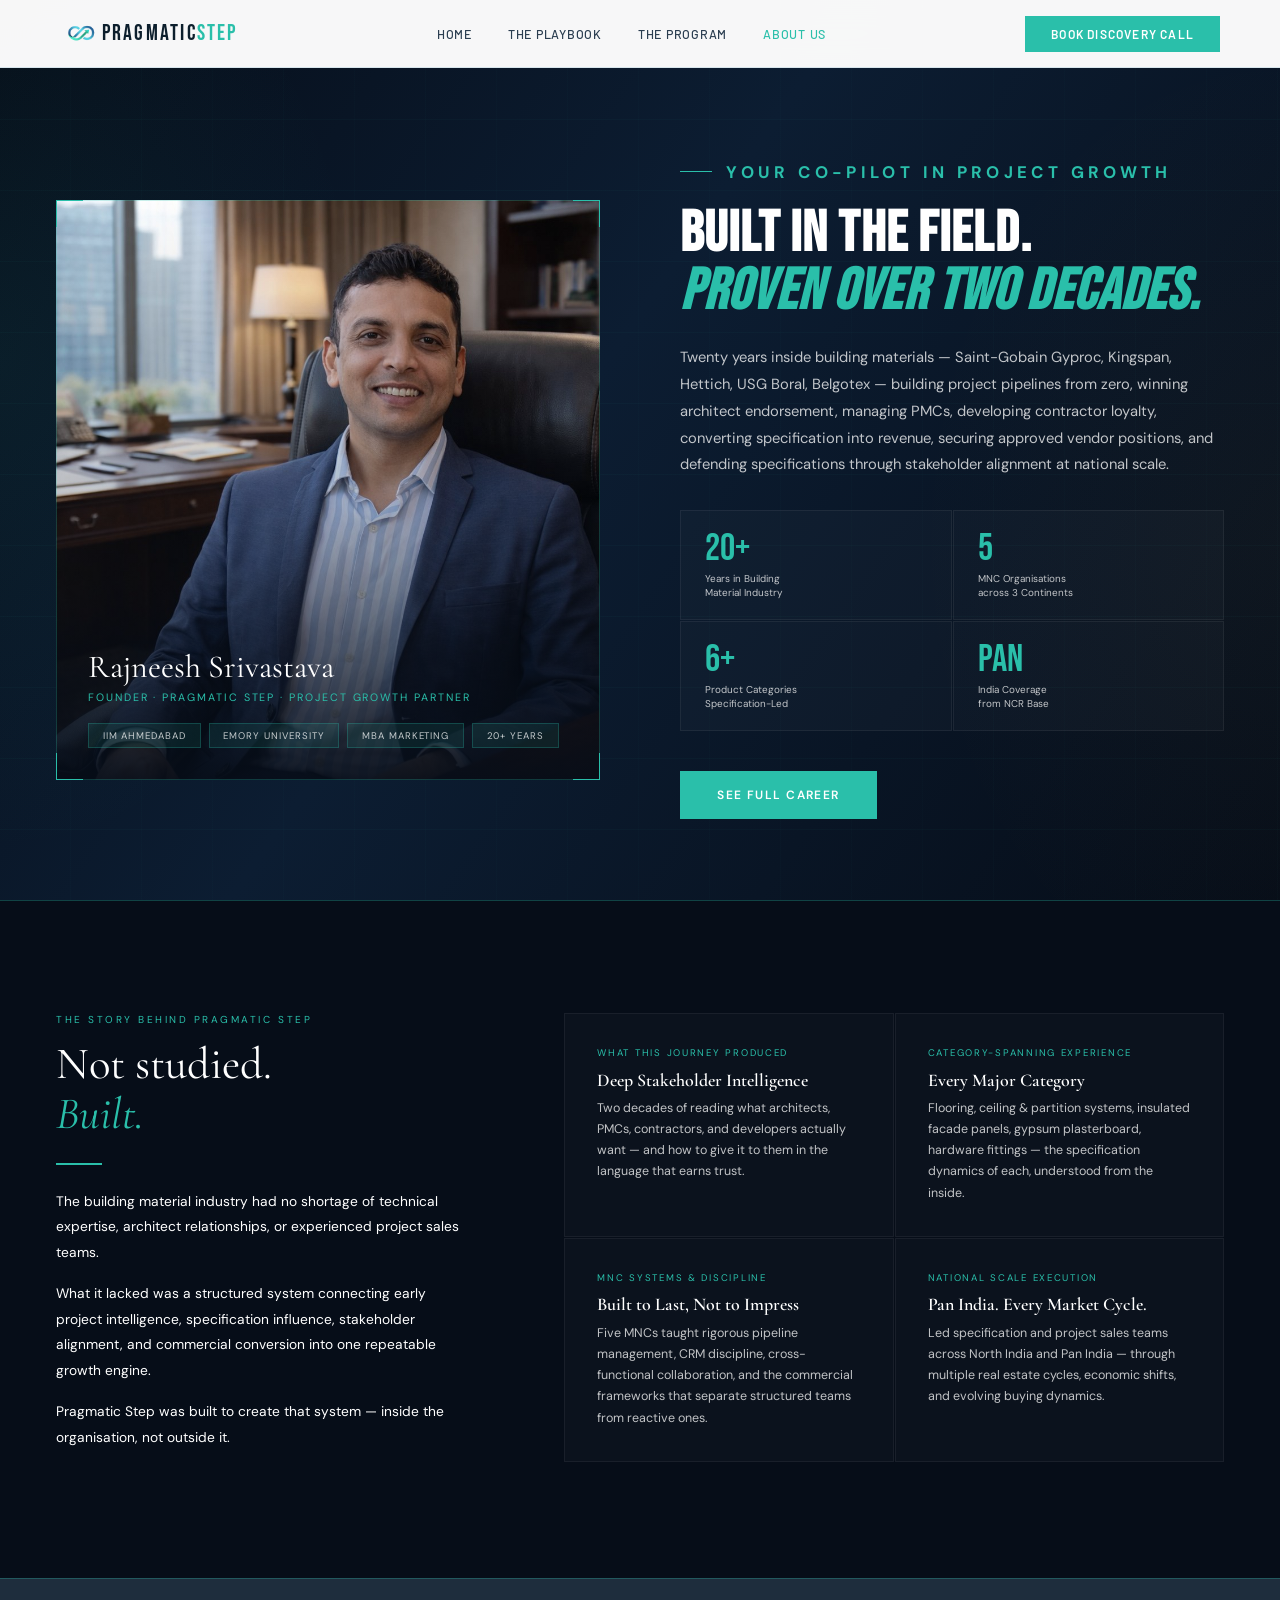
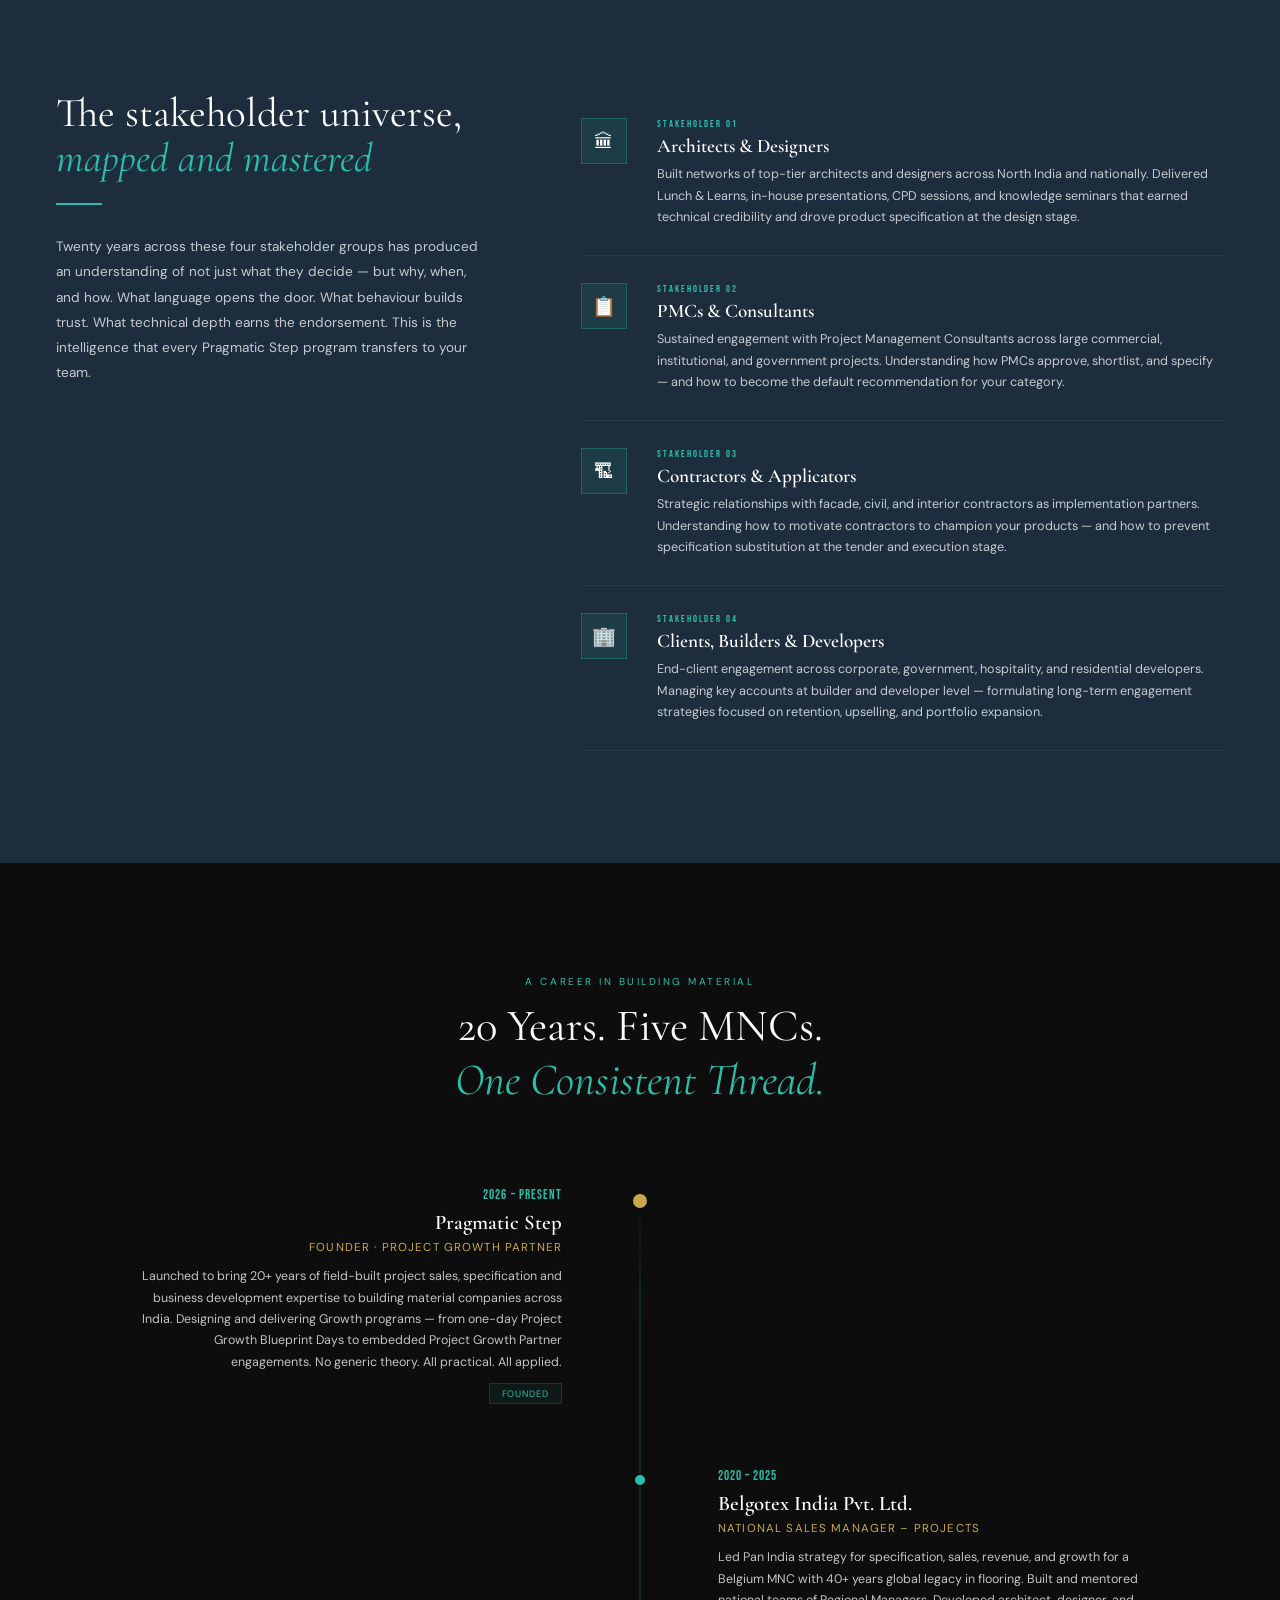
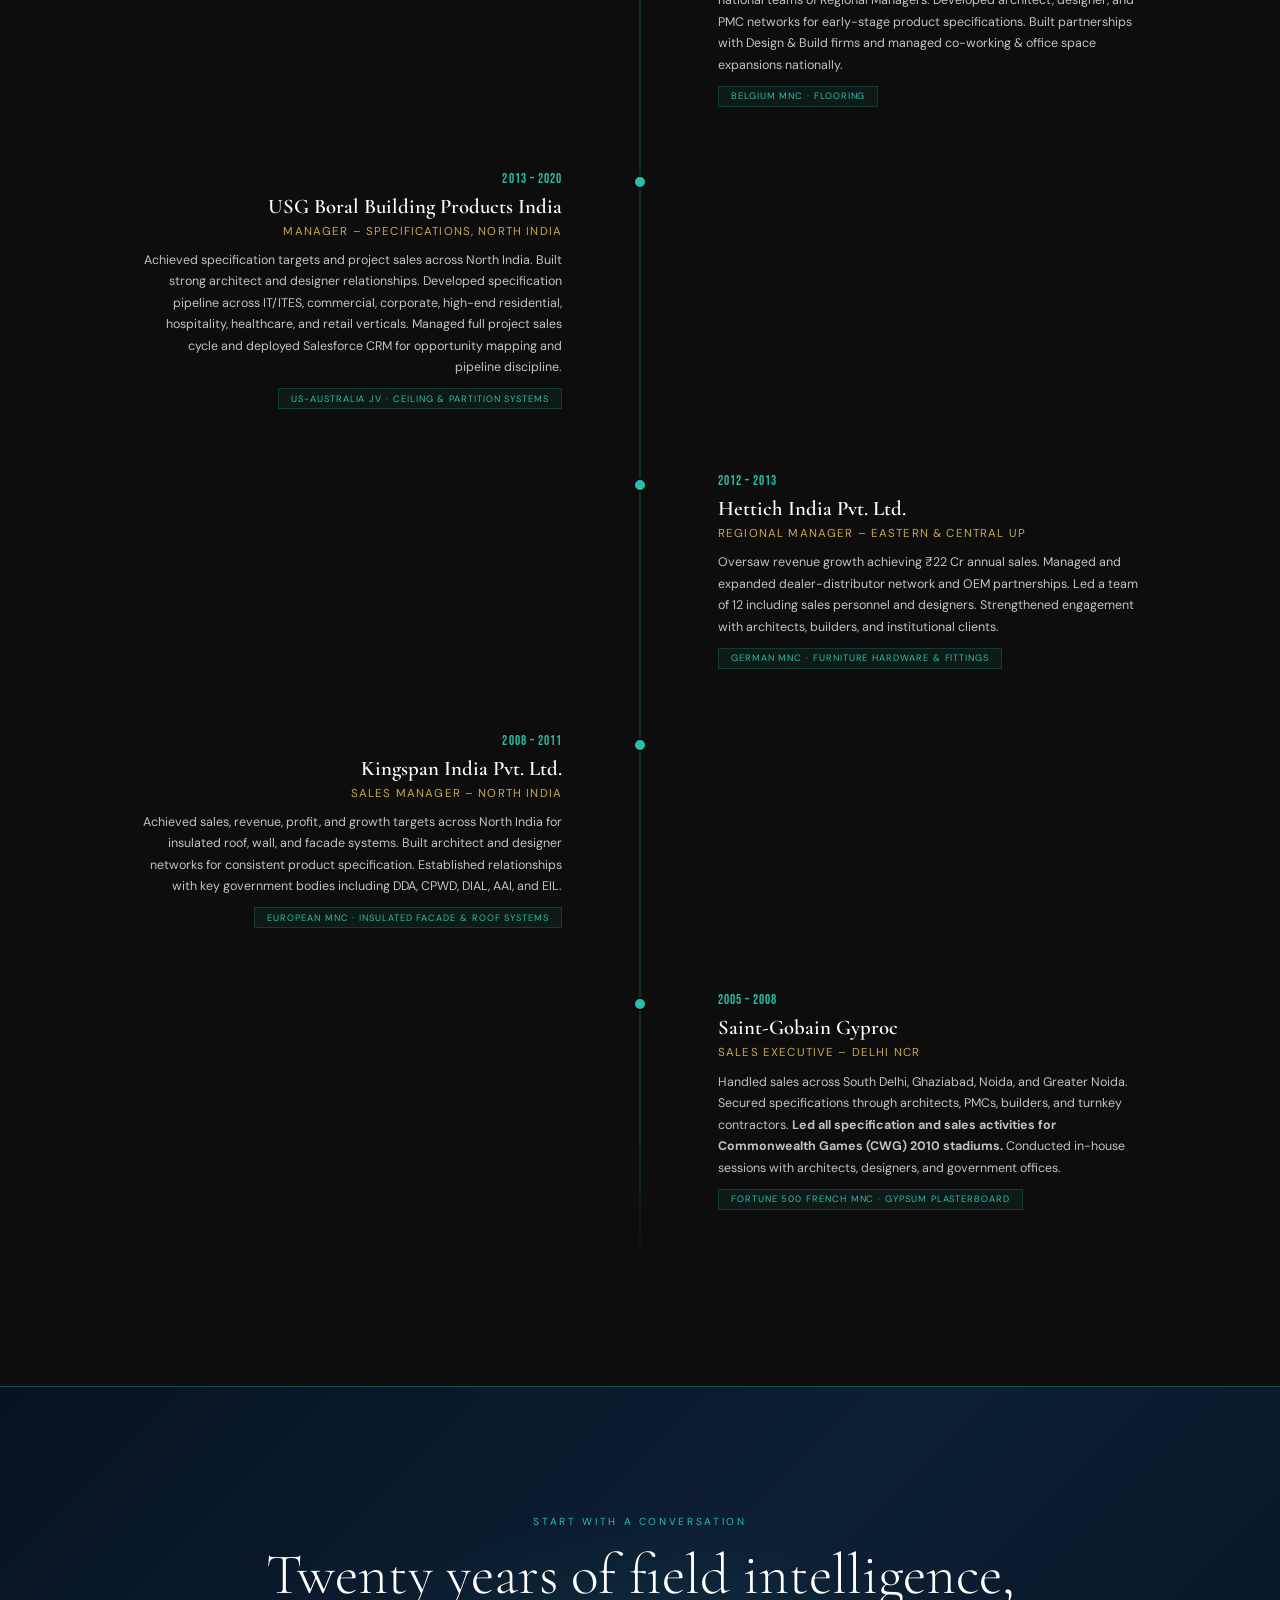
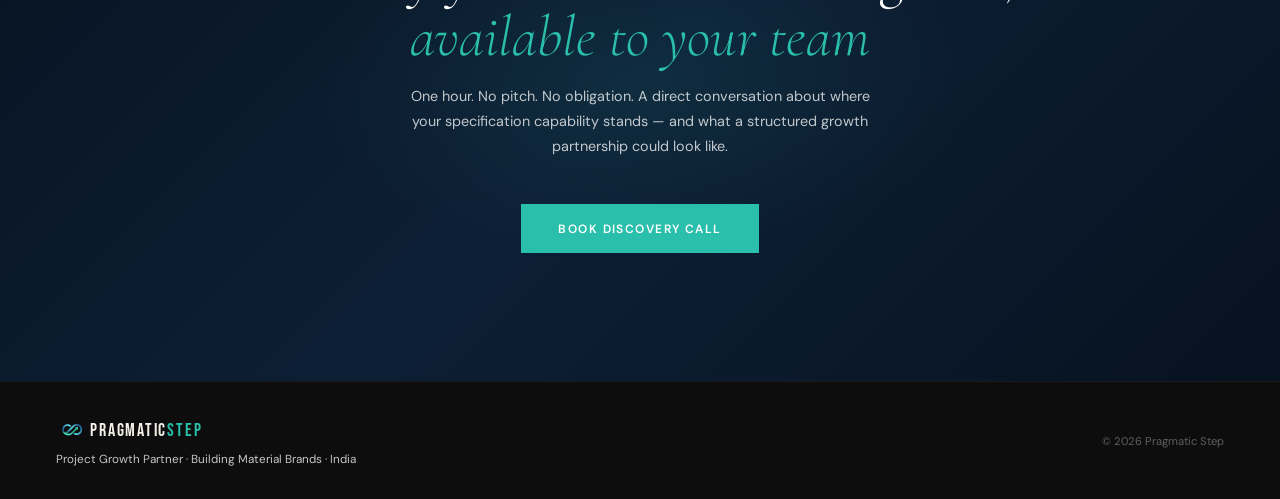
<file: public/about.html>
<!DOCTYPE html>
<html lang="en">

<head>
  <meta charset="UTF-8">
  <meta name="viewport" content="width=device-width, initial-scale=1.0">
  <title>About | Pragmatic Step</title>
  <meta name="description"
    content="Pragmatic Step builds practical solutions for real business challenges. We create specification-led growth engines for building material brands. ~ We build the engine. You drive the growth.">
  <meta name="keywords"
    content="Pragmatic Step builds practical solutions for real business challenges. We create specification-led growth engines for building material brands. ~ We build the engine. You drive the growth.">
  <meta name="author" content="Pragmatic Step">
  <meta name="robots" content="index, follow, max-image-preview:large, max-snippet:-1, max-video-preview:-1">
  <link rel="canonical" href="https://pragmaticstep.com/about.html">

  <meta property="og:type" content="website">
  <meta property="og:site_name" content="Pragmatic Step">
  <meta property="og:title" content="About | Pragmatic Step">
  <meta property="og:description"
    content="Pragmatic Step builds practical solutions for real business challenges. We create specification-led growth engines for building material brands. ~ We build the engine. You drive the growth.">
  <meta property="og:url" content="https://pragmaticstep.com/about.html">
  <meta property="og:image" content="https://pragmaticstep.com/assets/logo.png">

  <meta name="twitter:card" content="summary_large_image">
  <meta name="twitter:title" content="About | Pragmatic Step">
  <meta name="twitter:description"
    content="Pragmatic Step builds practical solutions for real business challenges. We create specification-led growth engines for building material brands. ~ We build the engine. You drive the growth.">
  <meta name="twitter:image" content="https://pragmaticstep.com/assets/logo.png">
  <link rel="icon" type="image/png" href="assets/logo_favicon.png" sizes="any">
  <link rel="icon" type="image/png" href="assets/logo_favicon.png" sizes="192x192">
  <link rel="apple-touch-icon" href="assets/logo_favicon.png">
  <meta name="theme-color" content="#2abfaa">
  <link rel="preconnect" href="https://fonts.googleapis.com">
  <link
    href="https://fonts.googleapis.com/css2?family=Cormorant+Garamond:ital,wght@0,300;0,400;0,600;0,700;1,300;1,400&family=DM+Sans:wght@300;400;500;600&family=Bebas+Neue&family=Barlow:wght@300;400;500;600;700&display=swap"
    rel="stylesheet">
  <style>
    :root {
      --ink: #0d0d0d;
      --paper: #ffffff;
      --teal: #2abfaa;
      --teal-light: #1f9e8c;
      --steel: #1e2d3d;
      --steel-mid: #2c4257;
      --mist: rgba(255, 255, 255, 0.75);
      --border: rgba(42, 191, 170, 0.3);
      --amber: #c9a84c;
      --grey-mid: #9aa0aa;
    }

    *,
    *::before,
    *::after {
      box-sizing: border-box;
      margin: 0;
      padding: 0;
    }

    html {
      scroll-behavior: smooth;
    }

    body {
      font-family: "DM Sans", sans-serif;
      background: var(--ink);
      color: var(--paper);
      overflow-x: hidden;
    }

    nav {
      position: fixed;
      top: 0;
      left: 0;
      right: 0;
      z-index: 200;
      display: flex;
      align-items: center;
      justify-content: space-between;
      padding: 0 60px;
      height: 68px;
      background: rgba(255, 255, 255, 0.97);
      backdrop-filter: blur(20px);
      border-bottom: 1px solid #d8e6ed;
      transition: box-shadow 0.3s;
    }

    .nav-logo {
      display: inline-flex;
      align-items: center;
      font-family: 'Bebas Neue', sans-serif;
      font-size: 1.4rem;
      letter-spacing: 0.1em;
      text-transform: uppercase;
      color: #0d1f2d;
      text-decoration: none;
    }

    .nav-logo img {
      height: 2.6rem;
      width: auto;
      display: inline-block;
      flex-shrink: 0;
    }

    .nav-logo span {
      color: #2abfaa;
    }

    .nav-links {
      display: flex;
      gap: 36px;
      list-style: none;
    }

    .nav-links a {
      font-family: 'Barlow', sans-serif;
      font-size: 0.78rem;
      font-weight: 500;
      letter-spacing: 0.06em;
      text-transform: uppercase;
      color: #2a3d50;
      text-decoration: none;
      transition: color 0.2s;
    }

    .nav-links a:hover,
    .nav-links a.active {
      color: #2abfaa;
    }

    .nav-cta {
      font-family: 'Barlow', sans-serif;
      font-size: 0.75rem;
      font-weight: 600;
      letter-spacing: 0.1em;
      text-transform: uppercase;
      background: #2abfaa;
      color: #ffffff;
      padding: 11px 26px;
      text-decoration: none;
      transition: background 0.2s;
      white-space: nowrap;
    }

    .nav-cta:hover {
      background: #1f9e8c;
    }

    .about-hero {
      position: relative;
      min-height: 100svh;
      display: flex;
      align-items: center;
      overflow: hidden;
      padding: 0 3.5rem;
      padding-top: 80px;
    }

    .ah-bg {
      position: absolute;
      inset: 0;
      background: linear-gradient(125deg, #060d18 0%, #0c1d32 45%, #060d18 100%);
    }

    .ah-grid {
      position: absolute;
      inset: 0;
      background: repeating-linear-gradient(0deg, transparent, transparent 70px, rgba(42, 191, 170, .03) 70px, rgba(42, 191, 170, .03) 71px), repeating-linear-gradient(90deg, transparent, transparent 70px, rgba(42, 191, 170, .015) 70px, rgba(42, 191, 170, .015) 71px);
    }

    .ah-glow-l {
      position: absolute;
      top: 0;
      left: -100px;
      width: 500px;
      height: 100%;
      background: radial-gradient(ellipse at 20% 40%, rgba(42, 191, 170, .07) 0%, transparent 65%);
      pointer-events: none;
    }

    .ah-glow-r {
      position: absolute;
      top: 0;
      right: -100px;
      width: 500px;
      height: 100%;
      background: radial-gradient(ellipse at 80% 60%, rgba(201, 168, 76, .04) 0%, transparent 65%);
      pointer-events: none;
    }

    .ah-inner {
      position: relative;
      z-index: 1;
      display: grid;
      grid-template-columns: 1fr 1fr;
      gap: 5rem;
      align-items: center;
      max-width: 1200px;
      width: 100%;
      margin: 0 auto;
    }

    .ah-portrait {
      position: relative;
    }

    .ah-img-frame {
      position: relative;
      height: 580px;
      overflow: hidden;
    }

    .ah-img-frame img {
      width: 100%;
      height: 100%;
      object-fit: cover;
      object-position: center top;
      filter: saturate(.9);
    }

    .ah-img-overlay {
      position: absolute;
      inset: 0;
      background: linear-gradient(to top, rgba(6, 13, 24, .95) 0%, rgba(6, 13, 24, .2) 50%, transparent 100%);
    }

    .ah-img-border {
      position: absolute;
      inset: 0;
      border: 1px solid rgba(42, 191, 170, .25);
    }

    .ah-img-corner {
      position: absolute;
      width: 28px;
      height: 28px;
      border-color: var(--teal);
      border-style: solid;
    }

    .corner-tl {
      top: -1px;
      left: -1px;
      border-width: 2px 0 0 2px;
    }

    .corner-tr {
      top: -1px;
      right: -1px;
      border-width: 2px 2px 0 0;
    }

    .corner-bl {
      bottom: -1px;
      left: -1px;
      border-width: 0 0 2px 2px;
    }

    .corner-br {
      bottom: -1px;
      right: -1px;
      border-width: 0 2px 2px 0;
    }

    .ah-name-plate {
      position: absolute;
      bottom: 0;
      left: 0;
      right: 0;
      padding: 2rem;
    }

    .anp-name {
      font-family: "Cormorant Garamond", serif;
      font-size: 2rem;
      font-weight: 400;
      color: var(--paper);
      line-height: 1.1;
    }

    .anp-title {
      font-size: .67rem;
      letter-spacing: .18em;
      text-transform: uppercase;
      color: var(--teal);
      margin-top: .4rem;
    }

    .ah-credential-strip {
      display: flex;
      gap: .5rem;
      flex-wrap: wrap;
      margin-top: 1.2rem;
    }

    .cred-pill {
      padding: .3rem .85rem;
      background: rgba(42, 191, 170, .1);
      border: 1px solid rgba(42, 191, 170, .25);
      font-size: .6rem;
      letter-spacing: .1em;
      text-transform: uppercase;
      color: var(--mist);
    }

    .ah-eyebrow {
      display: flex;
      align-items: center;
      gap: .9rem;
      margin-bottom: 1.4rem;
      opacity: 0;
      animation: fadeUp .8s .2s forwards;
    }

    .ah-eyebrow-line {
      width: 32px;
      height: 1px;
      background: var(--teal);
    }

    .ah-eyebrow-tag {
      font-size: .63rem;
      letter-spacing: .26em;
      text-transform: uppercase;
      color: var(--teal);
    }

    .ah-headline {
      font-family: "Bebas Neue", serif;
      font-size: clamp(2.4rem, 4.5vw, 4.5rem);
      font-weight: 800;
      line-height: 1;
      color: var(--paper);
      letter-spacing: 0.02em;
      margin-bottom: 1.5rem;
      opacity: 0;
      animation: fadeUp .8s .35s forwards;
    }

    .ah-headline em {
      display: block;

      color: var(--teal);
    }

    .ah-intro {
      font-size: .92rem;
      color: var(--mist);
      line-height: 1.82;
      margin-bottom: 2rem;
      opacity: 0;
      animation: fadeUp .8s .5s forwards;
    }

    .ah-intro strong {
      color: var(--paper);
      font-weight: 500;
    }

    .ah-stats {
      display: grid;
      grid-template-columns: 1fr 1fr;
      gap: 1px;
      margin-bottom: 2.5rem;
      opacity: 0;
      animation: fadeUp .8s .65s forwards;
    }

    .ahs {
      padding: 1.2rem 1.5rem;
      background: rgba(255, 255, 255, .025);
      border: 1px solid rgba(255, 255, 255, .06);
    }

    .ahs-val {
      font-family: "Bebas Neue", sans-serif;
      font-size: 2.4rem;
      color: var(--teal);
      line-height: 1;
    }

    .ahs-lbl {
      font-size: .62rem;
      color: var(--mist);
      margin-top: .2rem;
      line-height: 1.4;
    }

    .ah-cta {
      display: flex;
      gap: 1rem;
      flex-wrap: wrap;
      opacity: 0;
      animation: fadeUp .8s .8s forwards;
    }

    .btn-p {
      padding: .9rem 2.2rem;
      background: var(--teal);
      color: #fff;
      font-size: .75rem;
      letter-spacing: .12em;
      text-transform: uppercase;
      font-weight: 600;
      text-decoration: none;
      border: 2px solid var(--teal);
      transition: all .3s;
    }

    .btn-p:hover {
      background: transparent;
      color: var(--teal);
    }

    .btn-g {
      padding: .9rem 2.2rem;
      background: transparent;
      color: var(--paper);
      font-size: .75rem;
      letter-spacing: .12em;
      text-transform: uppercase;
      text-decoration: none;
      border: 1px solid rgba(245, 240, 232, .22);
      transition: all .3s;
    }

    .btn-g:hover {
      border-color: var(--teal);
      color: var(--teal);
    }

    .narrative-sect {
      padding: 7rem 3.5rem;
      background: #060d18;
      border-top: 1px solid var(--border);
    }

    .narrative-inner {
      max-width: 1200px;
      margin: 0 auto;
    }

    .narr-grid {
      display: grid;
      grid-template-columns: 1fr 1.6fr;
      gap: 6rem;
      align-items: start;
    }

    .narr-left {
      position: sticky;
      top: 100px;
    }

    .narr-eyebrow {
      font-size: .63rem;
      letter-spacing: .25em;
      text-transform: uppercase;
      color: var(--teal);
      display: block;
      margin-bottom: .9rem;
    }

    .narr-title {
      font-family: "Cormorant Garamond", serif;
      font-size: clamp(2rem, 3.5vw, 3.2rem);
      font-weight: 400;
      line-height: 1.1;
      color: var(--paper);
    }

    .narr-title em {
      font-style: italic;
      color: var(--teal);
    }

    .narr-divider {
      width: 46px;
      height: 2px;
      background: var(--teal);
      margin: 1.5rem 0;
    }

    .narr-body {
      font-size: .86rem;
      color: var(--white);
      line-height: 1.85;
      margin-bottom: 1rem;
    }

    .narr-body strong {
      color: var(--paper);
      font-weight: 500;
    }

    .narr-quote {
      margin-top: 2rem;
      padding: 1.5rem 1.7rem;
      background: rgba(13, 13, 13, .5);
      border-left: 3px solid var(--amber);
    }

    .nq-text {
      font-family: "Cormorant Garamond", serif;
      font-size: 1.2rem;
      font-style: italic;
      color: var(--paper);
      line-height: 1.55;
    }

    .nq-attr {
      font-size: .72rem;
      color: var(--white);
      margin-top: .55rem;
      letter-spacing: .07em;
    }

    .journey-grid { display: grid; grid-template-columns: 1fr 1fr; gap: 1px; }

    .timeline-sect {
      padding: 7rem 3.5rem;
      background: var(--ink);
    }

    .timeline-inner {
      max-width: 1000px;
      margin: 0 auto;
    }

    .tl-hdr {
      text-align: center;
      margin-bottom: 5rem;
    }

    .tl-hdr span {
      font-size: .63rem;
      letter-spacing: .25em;
      text-transform: uppercase;
      color: var(--teal);
      display: block;
      margin-bottom: .7rem;
    }

    .tl-hdr h2 {
      font-family: "Cormorant Garamond", serif;
      font-size: clamp(2rem, 3.5vw, 3.2rem);
      font-weight: 400;
      color: var(--paper);
    }

    .tl-hdr h2 em {
      font-style: italic;
      color: var(--teal);
    }

    .timeline {
      position: relative;
    }

    .timeline::before {
      content: "";
      position: absolute;
      left: 50%;
      top: 0;
      bottom: 0;
      width: 1px;
      background: linear-gradient(to bottom, transparent, rgba(42, 191, 170, .35) 8%, rgba(42, 191, 170, .35) 92%, transparent);
      transform: translateX(-50%);
    }

    .tl-item {
      display: grid;
      grid-template-columns: 1fr 60px 1fr;
      margin-bottom: 0;
      position: relative;
    }

    .tl-item:nth-child(odd) .tl-content {
      grid-column: 1;
      text-align: right;
      padding: 0 3rem 4rem 0;
    }

    .tl-item:nth-child(odd) .tl-empty {
      grid-column: 3;
    }

    .tl-item:nth-child(even) .tl-content {
      grid-column: 3;
      text-align: left;
      padding: 0 0 4rem 3rem;
    }

    .tl-item:nth-child(even) .tl-empty {
      grid-column: 1;
    }

    .tl-node {
      grid-column: 2;
      display: flex;
      flex-direction: column;
      align-items: center;
      z-index: 1;
    }

    .tl-dot {
      width: 14px;
      height: 14px;
      border-radius: 50%;
      background: var(--teal);
      border: 2px solid var(--ink);
      flex-shrink: 0;
      margin-top: .3rem;
      transition: transform .3s;
    }

    .tl-item:hover .tl-dot {
      transform: scale(1.5);
    }

    .tl-years {
      font-family: "Bebas Neue", sans-serif;
      font-size: .82rem;
      color: var(--teal);
      letter-spacing: .08em;
      margin-bottom: .5rem;
    }

    .tl-company {
      font-family: "Cormorant Garamond", serif;
      font-size: 1.3rem;
      color: var(--paper);
      font-weight: 600;
      margin-bottom: .25rem;
      line-height: 1.2;
    }

    .tl-role {
      font-size: .72rem;
      letter-spacing: .1em;
      text-transform: uppercase;
      color: var(--amber);
      margin-bottom: .7rem;
    }

    .tl-desc {
      font-size: .78rem;
      color: var(--mist);
      line-height: 1.72;
    }

    .tl-tag {
      display: inline-block;
      margin-top: .6rem;
      padding: .22rem .75rem;
      background: rgba(42, 191, 170, .08);
      border: 1px solid rgba(42, 191, 170, .2);
      font-size: .58rem;
      letter-spacing: .1em;
      text-transform: uppercase;
      color: var(--teal);
    }

    .expertise-sect {
      padding: 7rem 3.5rem;
      background: linear-gradient(180deg, var(--steel) 0%, #131e2c 100%);
    }

    .exp-inner {
      max-width: 1200px;
      margin: 0 auto;
    }

    .exp-hdr {
      text-align: center;
      margin-bottom: 4.5rem;
    }

    .exp-hdr span {
      font-size: .63rem;
      letter-spacing: .25em;
      text-transform: uppercase;
      color: var(--teal);
      display: block;
      margin-bottom: .7rem;
    }

    .exp-hdr h2 {
      font-family: "Cormorant Garamond", serif;
      font-size: clamp(2rem, 3.5vw, 3.2rem);
      font-weight: 400;
      color: var(--paper);
    }

    .exp-hdr h2 em {
      font-style: italic;
      color: var(--teal);
    }

    .exp-grid {
      display: grid;
      grid-template-columns: repeat(3, 1fr);
      gap: 2px;
    }

    .exp-card {
      padding: 2.2rem 2rem;
      background: rgba(13, 13, 13, .68);
      border: 1px solid rgba(255, 255, 255, .055);
      position: relative;
      overflow: hidden;
      transition: all .35s;
    }

    .exp-card::before {
      content: "";
      position: absolute;
      top: 0;
      left: 0;
      right: 0;
      height: 2px;
      background: var(--teal);
      transform: scaleX(0);
      transition: transform .35s;
      transform-origin: left;
    }

    .exp-card:hover::before {
      transform: scaleX(1);
    }

    .exp-card:hover {
      background: rgba(42, 191, 170, .06);
    }

    .exp-icon {
      font-size: 1.8rem;
      margin-bottom: .8rem;
    }

    .exp-title {
      font-family: "Cormorant Garamond", serif;
      font-size: 1.15rem;
      color: var(--paper);
      font-weight: 600;
      margin-bottom: .55rem;
    }

    .exp-body {
      font-size: .77rem;
      color: var(--mist);
      line-height: 1.72;
    }

    .categories-sect {
      padding: 6rem 3.5rem;
      background: var(--ink);
      border-top: 1px solid rgba(255, 255, 255, .05);
    }

    .cat-inner {
      max-width: 1200px;
      margin: 0 auto;
    }

    .cat-hdr {
      margin-bottom: 3.5rem;
    }

    .cat-hdr span {
      font-size: .63rem;
      letter-spacing: .25em;
      text-transform: uppercase;
      color: var(--teal);
      display: block;
      margin-bottom: .7rem;
    }

    .cat-hdr h2 {
      font-family: "Cormorant Garamond", serif;
      font-size: clamp(1.8rem, 3vw, 2.8rem);
      font-weight: 400;
      color: var(--paper);
    }

    .cat-hdr h2 em {
      font-style: italic;
      color: var(--teal);
    }

    .cat-grid {
      display: grid;
      grid-template-columns: repeat(4, 1fr);
      gap: 1px;
    }

    .cat-item {
      padding: 1.8rem 1.6rem;
      background: rgba(255, 255, 255, .022);
      border: 1px solid rgba(255, 255, 255, .055);
      transition: all .3s;
    }

    .cat-item:hover {
      background: rgba(42, 191, 170, .07);
      border-color: var(--border);
    }

    .cat-icon {
      font-size: 1.5rem;
      margin-bottom: .7rem;
    }

    .cat-name {
      font-family: "Cormorant Garamond", serif;
      font-size: 1.1rem;
      color: var(--paper);
      font-weight: 600;
      margin-bottom: .35rem;
    }

    .cat-co {
      font-size: .72rem;
      color: var(--teal);
      margin-bottom: .35rem;
      letter-spacing: .06em;
    }

    .cat-desc {
      font-size: .72rem;
      color: var(--mist);
      line-height: 1.6;
    }

    .approach-sect {
      padding: 7rem 3.5rem;
      background: var(--steel);
      border-top: 1px solid var(--border);
    }

    .approach-inner {
      max-width: 1200px;
      margin: 0 auto;
    }

    .approach-grid {
      display: grid;
      grid-template-columns: 1fr 1.5fr;
      gap: 6rem;
      align-items: start;
    }

    .approach-left span {
      font-size: .63rem;
      letter-spacing: .25em;
      text-transform: uppercase;
      color: var(--teal);
      display: block;
      margin-bottom: .9rem;
    }

    .approach-title {
      font-family: "Cormorant Garamond", serif;
      font-size: clamp(2rem, 3.2vw, 3rem);
      font-weight: 400;
      line-height: 1.1;
      color: var(--paper);
      margin-bottom: 1rem;
    }

    .approach-title em {
      font-style: italic;
      color: var(--teal);
    }

    .approach-divider {
      width: 46px;
      height: 2px;
      background: var(--teal);
      margin: 1.4rem 0 1.8rem;
    }

    .approach-body {
      font-size: .85rem;
      color: var(--mist);
      line-height: 1.85;
    }

    .stake-items {
      display: flex;
      flex-direction: column;
    }

    .si {
      display: grid;
      grid-template-columns: 52px 1fr;
      gap: 1.5rem;
      padding: 1.7rem 0;
      border-bottom: 1px solid rgba(255, 255, 255, .055);
      align-items: start;
      transition: padding .3s;
    }

    .si:hover {
      padding-left: .5rem;
    }

    .si-icon {
      width: 46px;
      height: 46px;
      background: rgba(42, 191, 170, .1);
      border: 1px solid var(--border);
      display: flex;
      align-items: center;
      justify-content: center;
      font-size: 1.2rem;
      flex-shrink: 0;
      transition: background .3s;
    }

    .si:hover .si-icon {
      background: rgba(42, 191, 170, .2);
    }

    .si-num {
      font-family: "Bebas Neue", sans-serif;
      font-size: .62rem;
      letter-spacing: .2em;
      color: var(--teal);
      margin-bottom: .22rem;
    }

    .si-name {
      font-family: "Cormorant Garamond", serif;
      font-size: 1.2rem;
      color: var(--paper);
      font-weight: 600;
      margin-bottom: .35rem;
    }

    .si-body {
      font-size: .79rem;
      color: var(--mist);
      line-height: 1.7;
    }

    .edu-sect {
      padding: 7rem 3.5rem;
      background: var(--ink);
    }

    .edu-inner {
      max-width: 1200px;
      margin: 0 auto;
    }

    .edu-grid {
      display: grid;
      grid-template-columns: 1fr 1fr;
      gap: 5rem;
      align-items: start;
    }

    .edu-hdr span {
      font-size: .63rem;
      letter-spacing: .25em;
      text-transform: uppercase;
      color: var(--teal);
      display: block;
      margin-bottom: .7rem;
    }

    .edu-hdr h2 {
      font-family: "Cormorant Garamond", serif;
      font-size: clamp(1.9rem, 3vw, 2.8rem);
      font-weight: 400;
      color: var(--paper);
    }

    .edu-hdr h2 em {
      font-style: italic;
      color: var(--teal);
    }

    .edu-items {
      margin-top: 2.5rem;
      display: flex;
      flex-direction: column;
      gap: 1px;
    }

    .edu-item {
      padding: 1.5rem 1.8rem;
      background: rgba(255, 255, 255, .025);
      border: 1px solid rgba(255, 255, 255, .06);
      border-left: 3px solid var(--teal);
      transition: all .3s;
    }

    .edu-item:hover {
      background: rgba(42, 191, 170, .06);
    }

    .ei-year {
      font-family: "Bebas Neue", sans-serif;
      font-size: .8rem;
      color: var(--teal);
      letter-spacing: .1em;
      margin-bottom: .3rem;
    }

    .ei-deg {
      font-family: "Cormorant Garamond", serif;
      font-size: 1.1rem;
      color: var(--paper);
      font-weight: 600;
      margin-bottom: .2rem;
    }

    .ei-inst {
      font-size: .85rem;
      color: var(--mist);
    }

    .ei-spec {
      font-size: .78rem;
      color: var(--amber);
      margin-top: .2rem;
      font-style: italic;
    }

    .cert-grid {
      display: grid;
      grid-template-columns: 1fr 1fr;
      gap: 1rem;
      margin-top: 2.5rem;
    }

    .cert-card {
      padding: 1.6rem;
      background: rgba(255, 255, 255, .025);
      border: 1px solid rgba(255, 255, 255, .06);
      text-align: center;
      transition: all .3s;
      position: relative;
      overflow: hidden;
    }

    .cert-card::after {
      content: "";
      position: absolute;
      bottom: 0;
      left: 0;
      right: 0;
      height: 2px;
      background: var(--amber);
      transform: scaleX(0);
      transition: transform .35s;
    }

    .cert-card:hover::after {
      transform: scaleX(1);
    }

    .cert-card:hover {
      background: rgba(201, 168, 76, .05);
    }

    .cc-icon {
      font-size: 1.8rem;
      margin-bottom: .6rem;
    }

    .cc-name {
      font-family: "Cormorant Garamond", serif;
      font-size: 1.15rem;
      color: var(--paper);
      font-weight: 600;
      margin-bottom: .22rem;
    }

    .cc-inst {
      font-size: .8rem;
      color: var(--amber);
      margin-bottom: .3rem;
    }

    .cc-desc {
      font-size: .8rem;
      color: var(--mist);
      line-height: 1.55;
    }

    .about-cta {
      background: linear-gradient(135deg, #071220 0%, #0d1f35 50%, #071220 100%);
      padding: 8rem 3.5rem;
      text-align: center;
      border-top: 1px solid var(--border);
      position: relative;
      overflow: hidden;
    }

    .cta-glow {
      position: absolute;
      top: 50%;
      left: 50%;
      transform: translate(-50%, -50%);
      width: 700px;
      height: 350px;
      background: radial-gradient(ellipse, rgba(42, 191, 170, .09) 0%, transparent 68%);
      pointer-events: none;
    }

    .cta-inner {
      position: relative;
      z-index: 1;
    }

    .cta-tag {
      font-size: .64rem;
      letter-spacing: .26em;
      text-transform: uppercase;
      color: var(--teal);
      display: block;
      margin-bottom: 1rem;
    }

    .cta-title {
      font-family: "Cormorant Garamond", serif;
      font-size: clamp(2.2rem, 4.5vw, 4.2rem);
      font-weight: 300;
      color: var(--paper);
      line-height: 1.08;
      margin-bottom: 1rem;
    }

    .cta-title em {
      font-style: italic;
      color: var(--teal);
    }

    .cta-sub {
      font-size: .9rem;
      color: var(--mist);
      max-width: 480px;
      margin: 0 auto 2.8rem;
      line-height: 1.75;
    }

    .cta-btns {
      display: flex;
      gap: 1rem;
      justify-content: center;
      flex-wrap: wrap;
    }

    .cta-contact {
      margin-top: 2.2rem;
      font-size: .7rem;
      color: rgba(138, 154, 170, .45);
    }

    footer {
      background: var(--ink);
      border-top: 1px solid rgba(255, 255, 255, .06);
      padding: 2rem 3.5rem;
      display: flex;
      justify-content: space-between;
      align-items: center;
    }

    .foot-brand {
      display: flex;
      align-items: flex-start;
      gap: .65rem;
    }

    .foot-logo {
      height: 2rem;
      width: 2rem;

      mix-blend-mode: lighten;
    }

    .foot-name {
      font-family: "Bebas Neue", sans-serif;
      font-size: 1.1rem;
      color: var(--paper);
      letter-spacing: .1em;
    }

    .foot-name span {
      color: var(--teal);
    }

    .foot-tag {
      font-size: .9rem;
      color: var(--mist);
      margin-top: .18rem;
    }

    .foot-legal {
      font-size: .6rem;
      color: rgba(138, 154, 170, .38);
      text-align: right;
    }

    @keyframes fadeUp {
      from {
        opacity: 0;
        transform: translateY(22px)
      }

      to {
        opacity: 1;
        transform: translateY(0)
      }
    }

    .reveal {
      opacity: 0;
      transform: translateY(28px);
      transition: opacity .75s cubic-bezier(.16, 1, .3, 1), transform .75s cubic-bezier(.16, 1, .3, 1);
    }

    .reveal.visible {
      opacity: 1;
      transform: translateY(0);
    }

    .rd1 {
      transition-delay: .1s;
    }

    .rd2 {
      transition-delay: .2s;
    }

    .rd3 {
      transition-delay: .3s;
    }

    .rd4 {
      transition-delay: .4s;
    }

    @media(max-width:768px) {
      nav {
        padding: 0 20px;
      }

      .nav-links {
        display: none;
      }

      .about-hero {
        padding: 72px 1.3rem 4rem;
        min-height: auto;
      }

      .ah-inner {
        grid-template-columns: 1fr;
        gap: 2rem;
      }

      .ah-img-frame {
        height: 380px;
      }

      .ah-stats {
        grid-template-columns: 1fr 1fr;
      }

      .narrative-sect,
      .timeline-sect,
      .expertise-sect,
      .categories-sect,
      .approach-sect,
      .edu-sect,
      .about-cta {
        padding-left: 1.3rem;
        padding-right: 1.3rem;
      }

      .narrative-sect,
      .timeline-sect,
      .expertise-sect,
      .categories-sect,
      .approach-sect,
      .edu-sect {
        padding-top: 4rem;
        padding-bottom: 4rem;
      }

      .narr-grid {
        grid-template-columns: 1fr;
        gap: 2.5rem;
      }

      .narr-left {
        position: static;
      }

      .journey-grid {
        grid-template-columns: 1fr;
      }

      .timeline::before {
        left: 20px;
        transform: none;
      }

      .tl-item {
        grid-template-columns: 40px 1fr;
      }

      .tl-item:nth-child(odd) .tl-content,
      .tl-item:nth-child(even) .tl-content {
        grid-column: 2;
        text-align: left;
        padding: 0 0 3rem 1.5rem;
      }

      .tl-item:nth-child(odd) .tl-empty,
      .tl-item:nth-child(even) .tl-empty {
        display: none;
      }

      .tl-node {
        grid-column: 1;
        grid-row: 1;
      }

      .exp-grid {
        grid-template-columns: 1fr;
        gap: .3rem;
      }

      .cat-grid {
        grid-template-columns: 1fr 1fr;
        gap: .3rem;
      }

      .approach-grid {
        grid-template-columns: 1fr;
        gap: 2.5rem;
      }

      .edu-grid {
        grid-template-columns: 1fr;
        gap: 3rem;
      }

      .cert-grid {
        grid-template-columns: 1fr;
      }

      .cta-btns {
        flex-direction: column;
        align-items: center;
      }

      footer {
        flex-direction: column;
        gap: .8rem;
        text-align: center;
        padding: 1.5rem 1.3rem;
      }

      .foot-legal {
        text-align: center;
      }
    }

    @media(min-width:769px) and (max-width:1024px) {
      nav {
        padding: .9rem 2rem;
      }

      .about-hero,
      .narrative-sect,
      .timeline-sect,
      .expertise-sect,
      .categories-sect,
      .approach-sect,
      .edu-sect,
      .about-cta {
        padding-left: 2rem;
        padding-right: 2rem;
      }

      .ah-inner {
        gap: 3rem;
      }

      .ah-img-frame {
        height: 480px;
      }

      .exp-grid {
        grid-template-columns: repeat(2, 1fr);
      }

      .cat-grid {
        grid-template-columns: repeat(2, 1fr);
      }

      .narr-grid {
        gap: 3.5rem;
      }
    }

    @media (max-width: 640px) {
      .exp-grid,
      .cat-grid {
        grid-template-columns: 1fr;
      }
    }

    @media (max-width: 480px) {
      .about-hero,
      .narrative-sect,
      .timeline-sect,
      .expertise-sect,
      .categories-sect {
        padding-left: 18px !important;
        padding-right: 18px !important;
      }

      .ah-stats {
        grid-template-columns: 1fr;
      }

      .ah-headline {
        font-size: 2.8rem;
      }

      .tl-item {
        grid-template-columns: 30px 1fr;
      }

      .tl-node {
        grid-column: 1;
      }

      .timeline::before {
        left: 15px;
      }

      .tl-item:nth-child(odd) .tl-content,
      .tl-item:nth-child(even) .tl-content {
        grid-column: 2;
        text-align: left;
        padding: 0 0 3rem 1.5rem;
      }
      .btn-p, .btn-g {
        padding: 18px 32px !important;
      }
    }
  </style>
  <link rel="stylesheet" href="common-header-footer.css">
</head>

<body>

  <div id="site-header"></div>

  <div class="about-hero">
    <div class="ah-bg"></div>
    <div class="ah-grid"></div>
    <div class="ah-glow-l"></div>
    <div class="ah-glow-r"></div>
    <div class="ah-inner">
      <div class="ah-portrait reveal">
        <div class="ah-img-frame">
          <img
            src="[data-uri]"
            alt="Rajneesh Srivastava">
          <div class="ah-img-overlay"></div>
          <div class="ah-img-border"></div>
          <div class="ah-img-corner corner-tl"></div>
          <div class="ah-img-corner corner-tr"></div>
          <div class="ah-img-corner corner-bl"></div>
          <div class="ah-img-corner corner-br"></div>
          <div class="ah-name-plate">
            <div class="anp-name">Rajneesh Srivastava</div>
            <div class="anp-title">Founder &middot; Pragmatic Step &middot; Project Growth Partner</div>
            <div class="ah-credential-strip">
              <span class="cred-pill">IIM Ahmedabad</span>
              <span class="cred-pill">Emory University</span>
              <span class="cred-pill">MBA Marketing</span>
              <span class="cred-pill">20+ Years</span>
            </div>
          </div>
        </div>
      </div>
      <div class="ah-text">
        <div class="ah-eyebrow">
          <div class="ah-eyebrow-line"></div>
          <div class="ah-eyebrow-tag" style="font-size: 1.05em;"><strong>Your Co-Pilot in Project Growth</strong></div>
        </div>
        <h1 class="ah-headline">Built in the field.<br><em>Proven over two decades.</em></h1>
        <p class="ah-intro">Twenty years inside building materials &#8212; Saint-Gobain Gyproc, Kingspan, Hettich, USG Boral, Belgotex &#8212; building project pipelines from zero, winning architect endorsement, managing PMCs, developing contractor loyalty, converting specification into revenue, securing approved vendor positions, and defending specifications through stakeholder alignment at national scale.</p>
        <div class="ah-stats">
          <div class="ahs">
            <div class="ahs-val">20+</div>
            <div class="ahs-lbl">Years in Building<br>Material Industry</div>
          </div>
          <div class="ahs">
            <div class="ahs-val">5</div>
            <div class="ahs-lbl">MNC Organisations<br>across 3 Continents</div>
          </div>
          <div class="ahs">
            <div class="ahs-val">6+</div>
            <div class="ahs-lbl">Product Categories<br>Specification-Led</div>
          </div>
          <div class="ahs">
            <div class="ahs-val">PAN</div>
            <div class="ahs-lbl">India Coverage<br>from NCR Base</div>
          </div>
        </div>
        <div class="ah-cta">
          <a href="#timeline" class="btn-p">See Full Career</a>
        </div>
      </div>
    </div>
  </div>

  <section class="narrative-sect" id="story">
    <div class="narrative-inner">
      <div class="narr-grid">
        <div class="narr-left reveal">
          <span class="narr-eyebrow">The Story Behind Pragmatic Step</span>
          <h2 class="narr-title">Not studied.<br><em>Built.</em></h2>
          <div class="narr-divider"></div>
          <p class="narr-body">The building material industry had no shortage of technical expertise, architect relationships, or experienced project sales teams.</p>
          <p class="narr-body">What it lacked was a structured system connecting early project intelligence, specification influence, stakeholder alignment, and commercial conversion into one repeatable growth engine.</p>
          <p class="narr-body">Pragmatic Step was built to create that system &#8212; inside the organisation, not outside it.</p>
        </div>
        <div class="reveal rd1">
          <div class="journey-grid" style="margin-bottom:1px;">
            <div style="padding:2rem;background:rgba(255,255,255,.025);border:1px solid rgba(248, 245, 245, 0.055);">
              <div
                style="font-size:.6rem;letter-spacing:.18em;text-transform:uppercase;color:var(--teal);margin-bottom:.6rem;">
                What This Journey Produced</div>
              <div
                style="font-family:'Cormorant Garamond',serif;font-size:1.12rem;color:var(--paper);font-weight:600;margin-bottom:.45rem;">
                Deep Stakeholder Intelligence</div>
              <div style="font-size:.78rem;color:var(--mist);line-height:1.7;">Two decades of reading what architects,
                PMCs, contractors, and developers actually want &#8212; and how to give it to them in the language that
                earns trust.</div>
            </div>
            <div style="padding:2rem;background:rgba(255,255,255,.025);border:1px solid rgba(255,255,255,.055);">
              <div
                style="font-size:.6rem;letter-spacing:.18em;text-transform:uppercase;color:var(--teal);margin-bottom:.6rem;">
                Category-Spanning Experience</div>
              <div
                style="font-family:'Cormorant Garamond',serif;font-size:1.12rem;color:var(--paper);font-weight:600;margin-bottom:.45rem;">
                Every Major Category</div>
              <div style="font-size:.78rem;color:var(--mist);line-height:1.7;">Flooring, ceiling &amp; partition
                systems, insulated facade panels, gypsum plasterboard, hardware fittings &#8212; the specification
                dynamics of each, understood from the inside.</div>
            </div>
          </div>
          <div class="journey-grid">
            <div style="padding:2rem;background:rgba(255,255,255,.025);border:1px solid rgba(255,255,255,.055);">
              <div
                style="font-size:.6rem;letter-spacing:.18em;text-transform:uppercase;color:var(--teal);margin-bottom:.6rem;">
                MNC Systems &amp; Discipline</div>
              <div
                style="font-family:'Cormorant Garamond',serif;font-size:1.12rem;color:var(--paper);font-weight:600;margin-bottom:.45rem;">
                Built to Last, Not to Impress</div>
              <div style="font-size:.78rem;color:var(--mist);line-height:1.7;">Five MNCs taught rigorous pipeline
                management, CRM discipline, cross-functional collaboration, and the commercial frameworks that separate
                structured teams from reactive ones.</div>
            </div>
            <div style="padding:2rem;background:rgba(255,255,255,.025);border:1px solid rgba(255,255,255,.055);">
              <div
                style="font-size:.6rem;letter-spacing:.18em;text-transform:uppercase;color:var(--teal);margin-bottom:.6rem;">
                National Scale Execution</div>
              <div
                style="font-family:'Cormorant Garamond',serif;font-size:1.12rem;color:var(--paper);font-weight:600;margin-bottom:.45rem;">
                Pan India. Every Market Cycle.</div>
              <div style="font-size:.78rem;color:var(--mist);line-height:1.7;">Led specification and project sales teams
                across North India and Pan India &#8212; through multiple real estate cycles, economic shifts, and
                evolving buying dynamics.</div>
            </div>
          </div>
        </div>
      </div>
    </div>
  </section>

  <section class="approach-sect" id="approach">
    <div class="approach-inner">
      <div class="approach-grid">
        <div class="approach-left reveal">
          <h2 class="approach-title">The stakeholder universe,<br><em>mapped and mastered</em></h2>
          <div class="approach-divider"></div>
          <p class="approach-body">Twenty years across these four stakeholder groups has produced an understanding of
            not just what they decide &#8212; but why, when, and how. What language opens the door. What behaviour
            builds trust. What technical depth earns the endorsement. This is the intelligence that every Pragmatic Step
            program transfers to your team.</p>
        </div>
        <div class="reveal rd2">
          <div class="stake-items">
            <div class="si">
              <div class="si-icon">&#127963;</div>
              <div>
                <div class="si-num">Stakeholder 01</div>
                <div class="si-name">Architects &amp; Designers</div>
                <div class="si-body">Built networks of top-tier architects and designers across North India and
                  nationally. Delivered Lunch &amp; Learns, in-house presentations, CPD sessions, and knowledge seminars
                  that earned technical credibility and drove product specification at the design stage.</div>
              </div>
            </div>
            <div class="si">
              <div class="si-icon">&#128203;</div>
              <div>
                <div class="si-num">Stakeholder 02</div>
                <div class="si-name">PMCs &amp; Consultants</div>
                <div class="si-body">Sustained engagement with Project Management Consultants across large commercial,
                  institutional, and government projects. Understanding how PMCs approve, shortlist, and specify &#8212;
                  and how to become the default recommendation for your category.</div>
              </div>
            </div>
            <div class="si">
              <div class="si-icon">&#127959;</div>
              <div>
                <div class="si-num">Stakeholder 03</div>
                <div class="si-name">Contractors &amp; Applicators</div>
                <div class="si-body">Strategic relationships with facade, civil, and interior contractors as
                  implementation partners. Understanding how to motivate contractors to champion your products &#8212;
                  and how to prevent specification substitution at the tender and execution stage.</div>
              </div>
            </div>
            <div class="si">
              <div class="si-icon">&#127970;</div>
              <div>
                <div class="si-num">Stakeholder 04</div>
                <div class="si-name">Clients, Builders &amp; Developers</div>
                <div class="si-body">End-client engagement across corporate, government, hospitality, and residential
                  developers. Managing key accounts at builder and developer level &#8212; formulating long-term
                  engagement strategies focused on retention, upselling, and portfolio expansion.</div>
              </div>
            </div>
          </div>
        </div>
      </div>
    </div>
  </section>


  <section class="timeline-sect" id="timeline">
    <div class="timeline-inner">
      <div class="tl-hdr reveal">
        <span>A Career in Building Material</span>
        <h2>20 Years. Five MNCs.<br><em>One Consistent Thread.</em></h2>
      </div>
      <div class="timeline">
        <div class="tl-item reveal">
          <div class="tl-content">
            <div class="tl-years">2026 &ndash; Present</div>
            <div class="tl-company">Pragmatic Step</div>
            <div class="tl-role">Founder &middot; Project Growth Partner</div>
            <div class="tl-desc">Launched to bring 20+ years of field-built project sales, specification and business development expertise to building material companies across India. Designing and delivering Growth programs &#8212; from one-day Project Growth Blueprint Days to embedded Project Growth Partner engagements. No generic theory. All practical. All applied.</div>
            <span class="tl-tag">Founded</span>
          </div>
          <div class="tl-node">
            <div class="tl-dot" style="background:var(--amber);width:18px;height:18px;"></div>
          </div>
          <div class="tl-empty"></div>
        </div>
        <div class="tl-item reveal rd1">
          <div class="tl-empty"></div>
          <div class="tl-node">
            <div class="tl-dot"></div>
          </div>
          <div class="tl-content">
            <div class="tl-years">2020 &ndash; 2025</div>
            <div class="tl-company">Belgotex India Pvt. Ltd.</div>
            <div class="tl-role">National Sales Manager &ndash; Projects</div>
            <div class="tl-desc">Led Pan India strategy for specification, sales, revenue, and growth for a Belgium MNC
              with 40+ years global legacy in flooring. Built and mentored national teams of Regional Managers.
              Developed architect, designer, and PMC networks for early-stage product specifications. Built partnerships
              with Design &amp; Build firms and managed co-working &amp; office space expansions nationally.</div>
            <span class="tl-tag">Belgium MNC &middot; Flooring</span>
          </div>
        </div>
        <div class="tl-item reveal rd2">
          <div class="tl-content">
            <div class="tl-years">2013 &ndash; 2020</div>
            <div class="tl-company">USG Boral Building Products India</div>
            <div class="tl-role">Manager &ndash; Specifications, North India</div>
            <div class="tl-desc">Achieved specification targets and project sales across North India. Built strong
              architect and designer relationships. Developed specification pipeline across IT/ITES, commercial,
              corporate, high-end residential, hospitality, healthcare, and retail verticals. Managed full project sales
              cycle and deployed Salesforce CRM for opportunity mapping and pipeline discipline.</div>
            <span class="tl-tag">US-Australia JV &middot; Ceiling &amp; Partition Systems</span>
          </div>
          <div class="tl-node">
            <div class="tl-dot"></div>
          </div>
          <div class="tl-empty"></div>
        </div>
        <div class="tl-item reveal rd1">
          <div class="tl-empty"></div>
          <div class="tl-node">
            <div class="tl-dot"></div>
          </div>
          <div class="tl-content">
            <div class="tl-years">2012 &ndash; 2013</div>
            <div class="tl-company">Hettich India Pvt. Ltd.</div>
            <div class="tl-role">Regional Manager &ndash; Eastern &amp; Central UP</div>
            <div class="tl-desc">Oversaw revenue growth achieving &#8377;22 Cr annual sales. Managed and expanded
              dealer-distributor network and OEM partnerships. Led a team of 12 including sales personnel and designers.
              Strengthened engagement with architects, builders, and institutional clients.</div>
            <span class="tl-tag">German MNC &middot; Furniture Hardware &amp; Fittings</span>
          </div>
        </div>
        <div class="tl-item reveal rd2">
          <div class="tl-content">
            <div class="tl-years">2008 &ndash; 2011</div>
            <div class="tl-company">Kingspan India Pvt. Ltd.</div>
            <div class="tl-role">Sales Manager &ndash; North India</div>
            <div class="tl-desc">Achieved sales, revenue, profit, and growth targets across North India for insulated
              roof, wall, and facade systems. Built architect and designer networks for consistent product
              specification. Established relationships with key government bodies including DDA, CPWD, DIAL, AAI, and
              EIL.</div>
            <span class="tl-tag">European MNC &middot; Insulated Facade &amp; Roof Systems</span>
          </div>
          <div class="tl-node">
            <div class="tl-dot"></div>
          </div>
          <div class="tl-empty"></div>
        </div>
        <div class="tl-item reveal rd1">
          <div class="tl-empty"></div>
          <div class="tl-node">
            <div class="tl-dot"></div>
          </div>
          <div class="tl-content">
            <div class="tl-years">2005 &ndash; 2008</div>
            <div class="tl-company">Saint-Gobain Gyproc</div>
            <div class="tl-role">Sales Executive &ndash; Delhi NCR</div>
            <div class="tl-desc">Handled sales across South Delhi, Ghaziabad, Noida, and Greater Noida. Secured
              specifications through architects, PMCs, builders, and turnkey contractors. <strong>Led all specification
                and sales activities for Commonwealth Games (CWG) 2010 stadiums.</strong> Conducted in-house sessions
              with architects, designers, and government offices.</div>
            <span class="tl-tag">Fortune 500 French MNC &middot; Gypsum Plasterboard</span>
          </div>
        </div>
      </div>
    </div>
  </section>

  <div class="about-cta" id="cta">
    <div class="cta-glow"></div>
    <div class="cta-inner reveal">
      <span class="cta-tag">Start with a Conversation</span>
      <h2 class="cta-title">Twenty years of field intelligence,<br><em>available to your team</em></h2>
      <p class="cta-sub">One hour. No pitch. No obligation. A direct conversation about where your specification
        capability stands &#8212; and what a structured growth partnership could look like.</p>
      <div class="cta-btns">
        <a href="index.html#contact" class="btn-p">Book Discovery Call</a>

      </div>

    </div>
  </div>

  <div id="site-footer"></div>
  <script src="common-layout.js"></script>

  <script>
    var obs = new IntersectionObserver(function (e) {
      e.forEach(function (i) { if (i.isIntersecting) i.target.classList.add('visible'); });
    }, { threshold: 0.06, rootMargin: '0px 0px -40px 0px' });
    document.querySelectorAll('.reveal').forEach(function (el) { obs.observe(el); });
  </script>
  <script src="performance.js" defer></script>
</body>

</html>
</file>
<file: public/common-header-footer.css>
/* Shared header/footer system across all pages. Playbook is the visual reference. */

body>nav,
nav#mainNav,
nav#nav {
    position: fixed !important;
    top: 0 !important;
    left: 0 !important;
    right: 0 !important;
    z-index: 200 !important;
    display: flex !important;
    align-items: center !important;
    justify-content: space-between !important;
    padding: 0 60px !important;
    height: 68px !important;
    background: rgba(255, 255, 255, 0.97) !important;
    backdrop-filter: blur(20px) !important;
    border-bottom: 1px solid #d8e6ed !important;
    transition: box-shadow 0.3s !important;
}

.nav-logo {
    display: inline-flex !important;
    align-items: center !important;
    font-family: 'Bebas Neue', sans-serif !important;
    font-size: 1.4rem !important;
    letter-spacing: 0.1em !important;
    text-transform: uppercase !important;
    color: #0d1f2d !important;
    text-decoration: none !important;
}

.nav-logo img {
    height: 2.6rem !important;
    width: auto !important;
    display: inline-block !important;
    flex-shrink: 0 !important;
}

.nav-logo span {
    color: #2abfaa !important;
}

.nav-links {
    display: flex !important;
    gap: 36px !important;
    list-style: none !important;
    margin: 0 !important;
    padding: 0 !important;
}

.nav-links a {
    font-family: 'Barlow', sans-serif !important;
    font-size: 0.78rem !important;
    font-weight: 500 !important;
    letter-spacing: 0.06em !important;
    text-transform: uppercase !important;
    color: #2a3d50 !important;
    text-decoration: none !important;
    transition: color 0.2s !important;
}

.nav-links a:hover,
.nav-links a.active {
    color: #2abfaa !important;
}

.nav-cta {
    font-family: 'Barlow', sans-serif !important;
    font-size: 0.75rem !important;
    font-weight: 600 !important;
    letter-spacing: 0.1em !important;
    text-transform: uppercase !important;
    background: #2abfaa !important;
    color: #ffffff !important;
    padding: 11px 26px !important;
    text-decoration: none !important;
    transition: background 0.2s !important;
    white-space: nowrap !important;
}

.nav-cta:hover {
    background: #1f9e8c !important;
}

body>footer {
    background: #0d0d0d !important;
    border-top: 1px solid rgba(255, 255, 255, 0.06) !important;
    padding: 2rem 3.5rem !important;
    display: flex !important;
    justify-content: space-between !important;
    align-items: center !important;
    gap: 1rem !important;
}

.foot-brand {
    display: flex !important;
    flex-direction: column !important;
    align-items: flex-start !important;
    gap: 0.15rem !important;
}

.brand-name {
    display: flex !important;
    align-items: center !important;
    gap: 0.15rem !important;
}

.foot-logo {
    height: 2rem !important;
    width: 2rem !important;
    object-fit: contain !important;
    mix-blend-mode: lighten !important;
}

.foot-name {
    font-family: 'Bebas Neue', sans-serif !important;
    font-size: 1.1rem !important;
    color: #f5f0e8 !important;
    letter-spacing: 0.1em !important;
}

.foot-name span {
    color: #2abfaa !important;
}

.foot-tag {
    font-size: 0.73rem !important;
    color: rgba(253, 252, 252, 0.767) !important;
    margin-top: 0.18rem !important;
    text-align: left !important;
}

.foot-legal {
    font-size: 0.7rem !important;
    color: rgba(230, 230, 230, 0.38) !important;
    text-align: right !important;
}

@media (max-width: 768px) {

    body>nav,
    nav#mainNav,
    nav#nav {
        padding: 0 20px !important;
    }

    .nav-links {
        display: none !important;
    }

    .nav-cta {
        display: none !important;
    }

    body>footer {
        flex-direction: column !important;
        gap: 0.8rem !important;
        text-align: center !important;
        padding: 1.5rem 1.2rem !important;
    }

    .foot-brand {
        flex-direction: column !important;
        align-items: center !important;
        justify-content: center !important;
    }

    .brand-name {
        flex-direction: row !important;
        align-items: center !important;
        justify-content: center !important;
    }

    .foot-legal,
    .foot-tag {
        text-align: center !important;
    }
}

/* ── Hamburger button ─────────────────────────────────── */
.nav-hamburger {
    display: none;
    flex-direction: column;
    justify-content: center;
    gap: 5px;
    background: none;
    border: none;
    cursor: pointer;
    padding: 6px;
    z-index: 210;
}

.nav-hamburger span {
    display: block;
    width: 24px;
    height: 2px;
    background: #0d1f2d;
    border-radius: 2px;
    transition: transform 0.3s, opacity 0.3s;
}

.nav-hamburger.open span:nth-child(1) {
    transform: translateY(7px) rotate(45deg);
}

.nav-hamburger.open span:nth-child(2) {
    opacity: 0;
}

.nav-hamburger.open span:nth-child(3) {
    transform: translateY(-7px) rotate(-45deg);
}

@media (max-width: 768px) {
    .nav-hamburger {
        display: flex !important;
    }
}

/* ── Mobile full-screen menu ──────────────────────────── */
.nav-mobile-menu {
    display: none;
    position: fixed;
    top: 68px;
    left: 0;
    right: 0;
    bottom: 0;
    background: rgba(255, 255, 255, 0.98);
    backdrop-filter: blur(20px);
    z-index: 199;
    flex-direction: column;
    align-items: center;
    justify-content: center;
    gap: 0;
    overflow-y: auto;
}

.nav-mobile-menu.open {
    display: flex !important;
}

.nav-mobile-menu a {
    font-family: 'Barlow', sans-serif;
    font-size: 1.1rem;
    font-weight: 500;
    letter-spacing: 0.08em;
    text-transform: uppercase;
    color: #2a3d50;
    text-decoration: none;
    padding: 18px 40px;
    width: 100%;
    text-align: center;
    border-bottom: 1px solid #d8e6ed;
    transition: color 0.2s, background 0.2s;
}

.nav-mobile-menu a:first-child {
    border-top: 1px solid #d8e6ed;
}

.nav-mobile-menu a:hover,
.nav-mobile-menu a.active {
    color: #2abfaa;
    background: #f0faf9;
}

.nav-mobile-cta {
    margin-top: 24px !important;
    background: #2abfaa !important;
    color: #fff !important;
    font-weight: 600 !important;
    border: none !important;
    padding: 16px 48px !important;
    border-radius: 2px !important;
    width: auto !important;
    letter-spacing: 0.12em !important;
}
</file>
